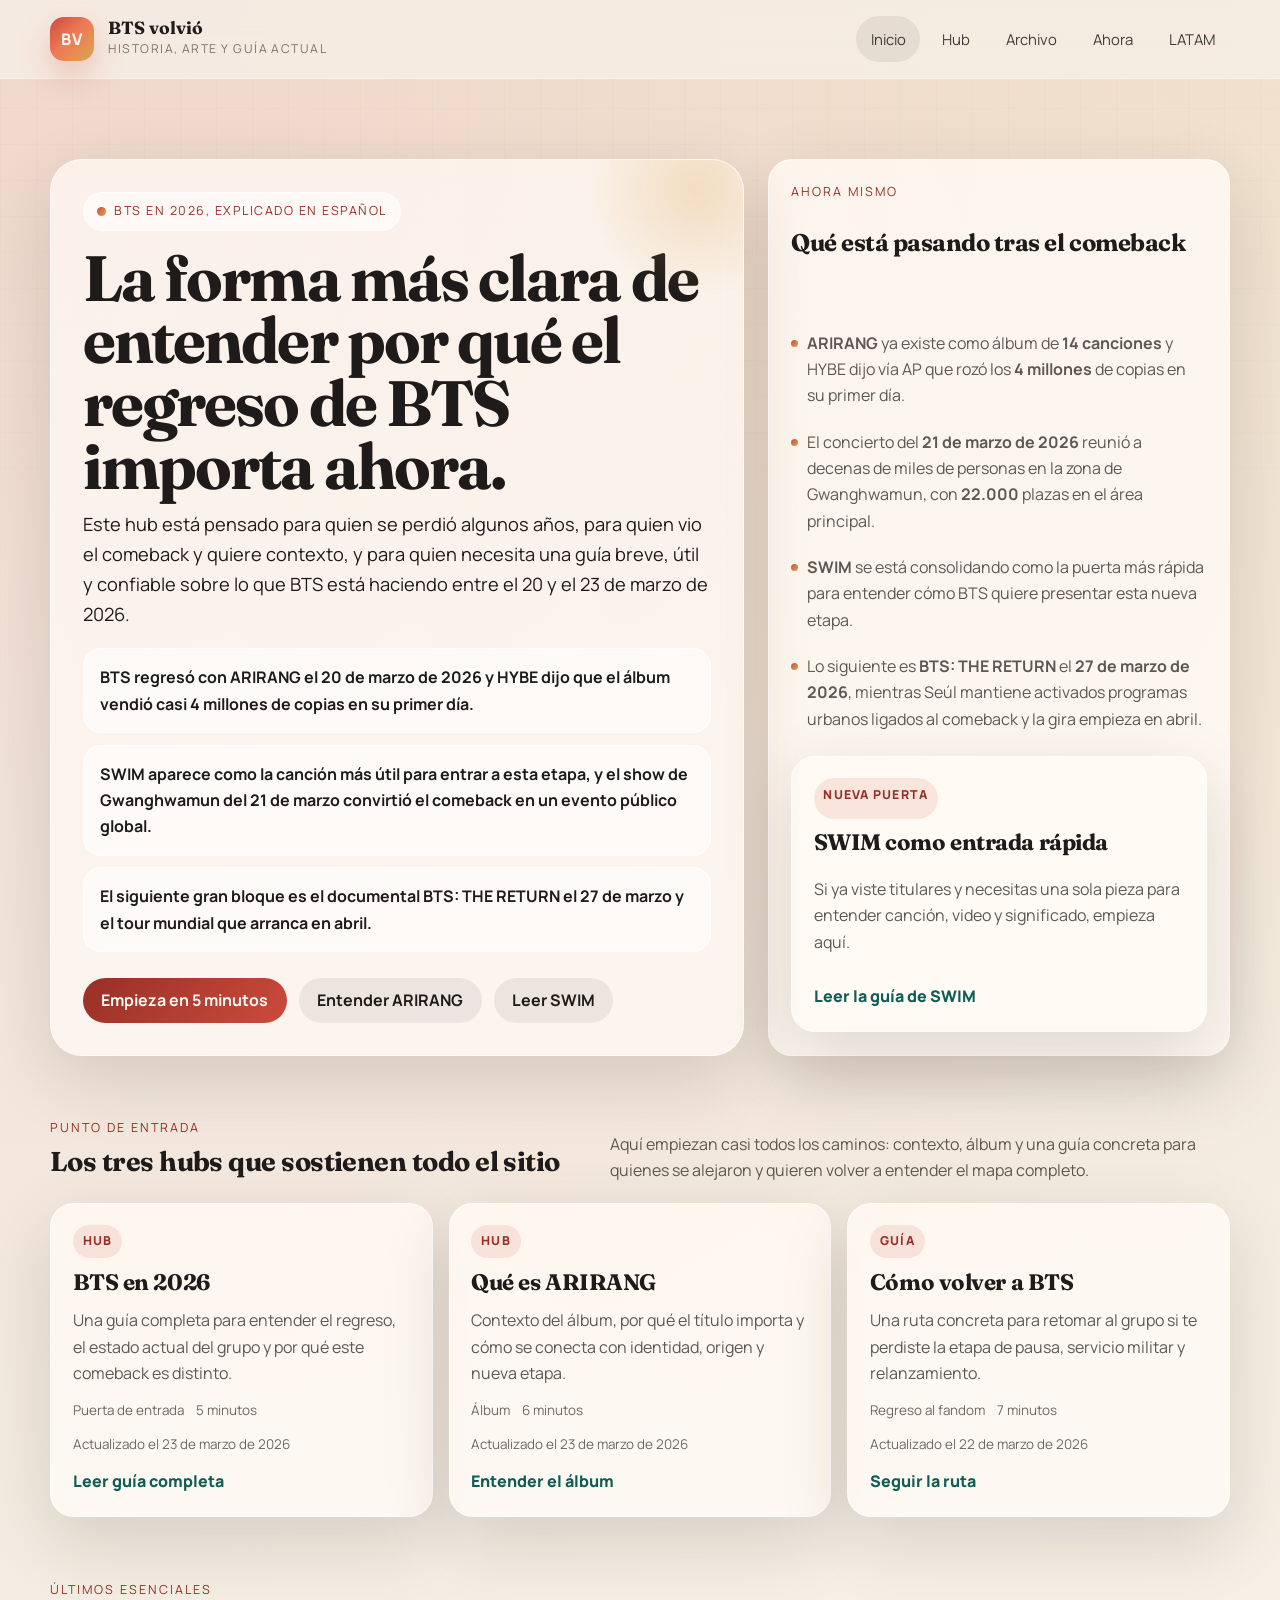
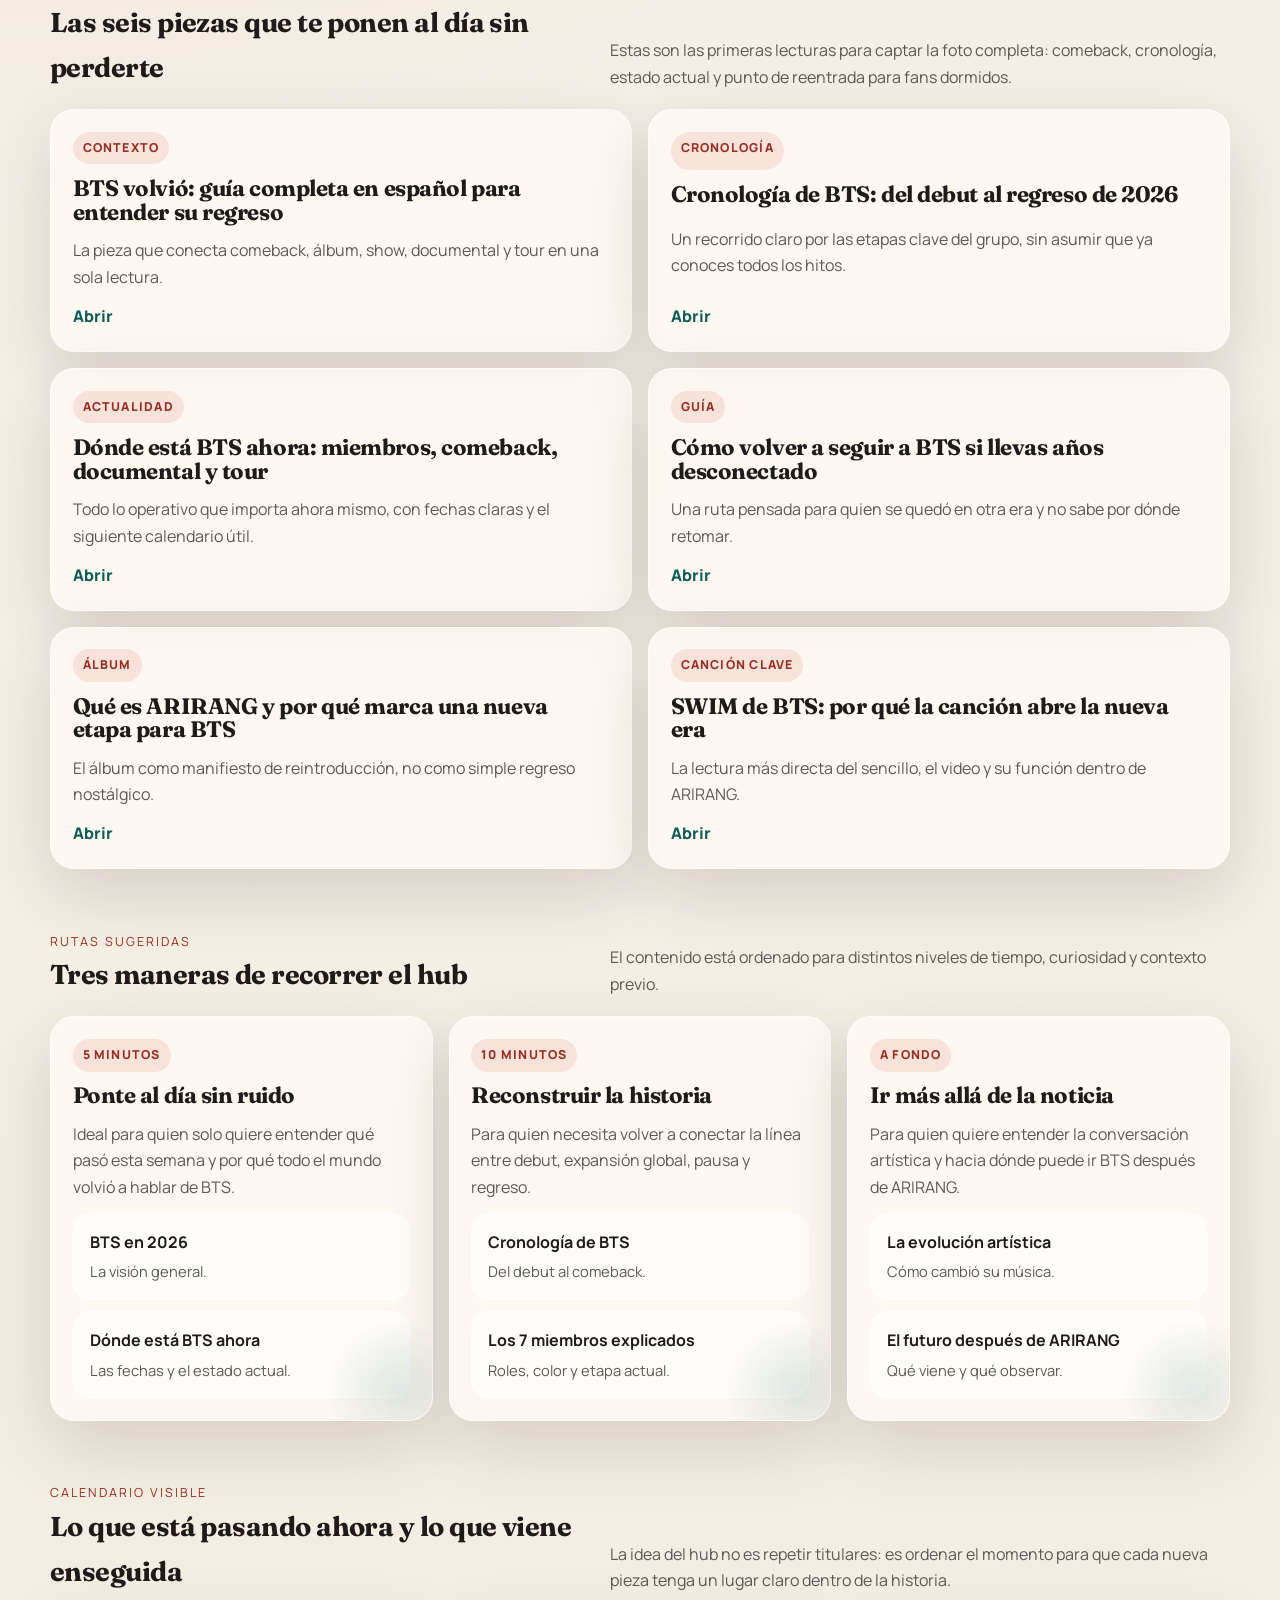
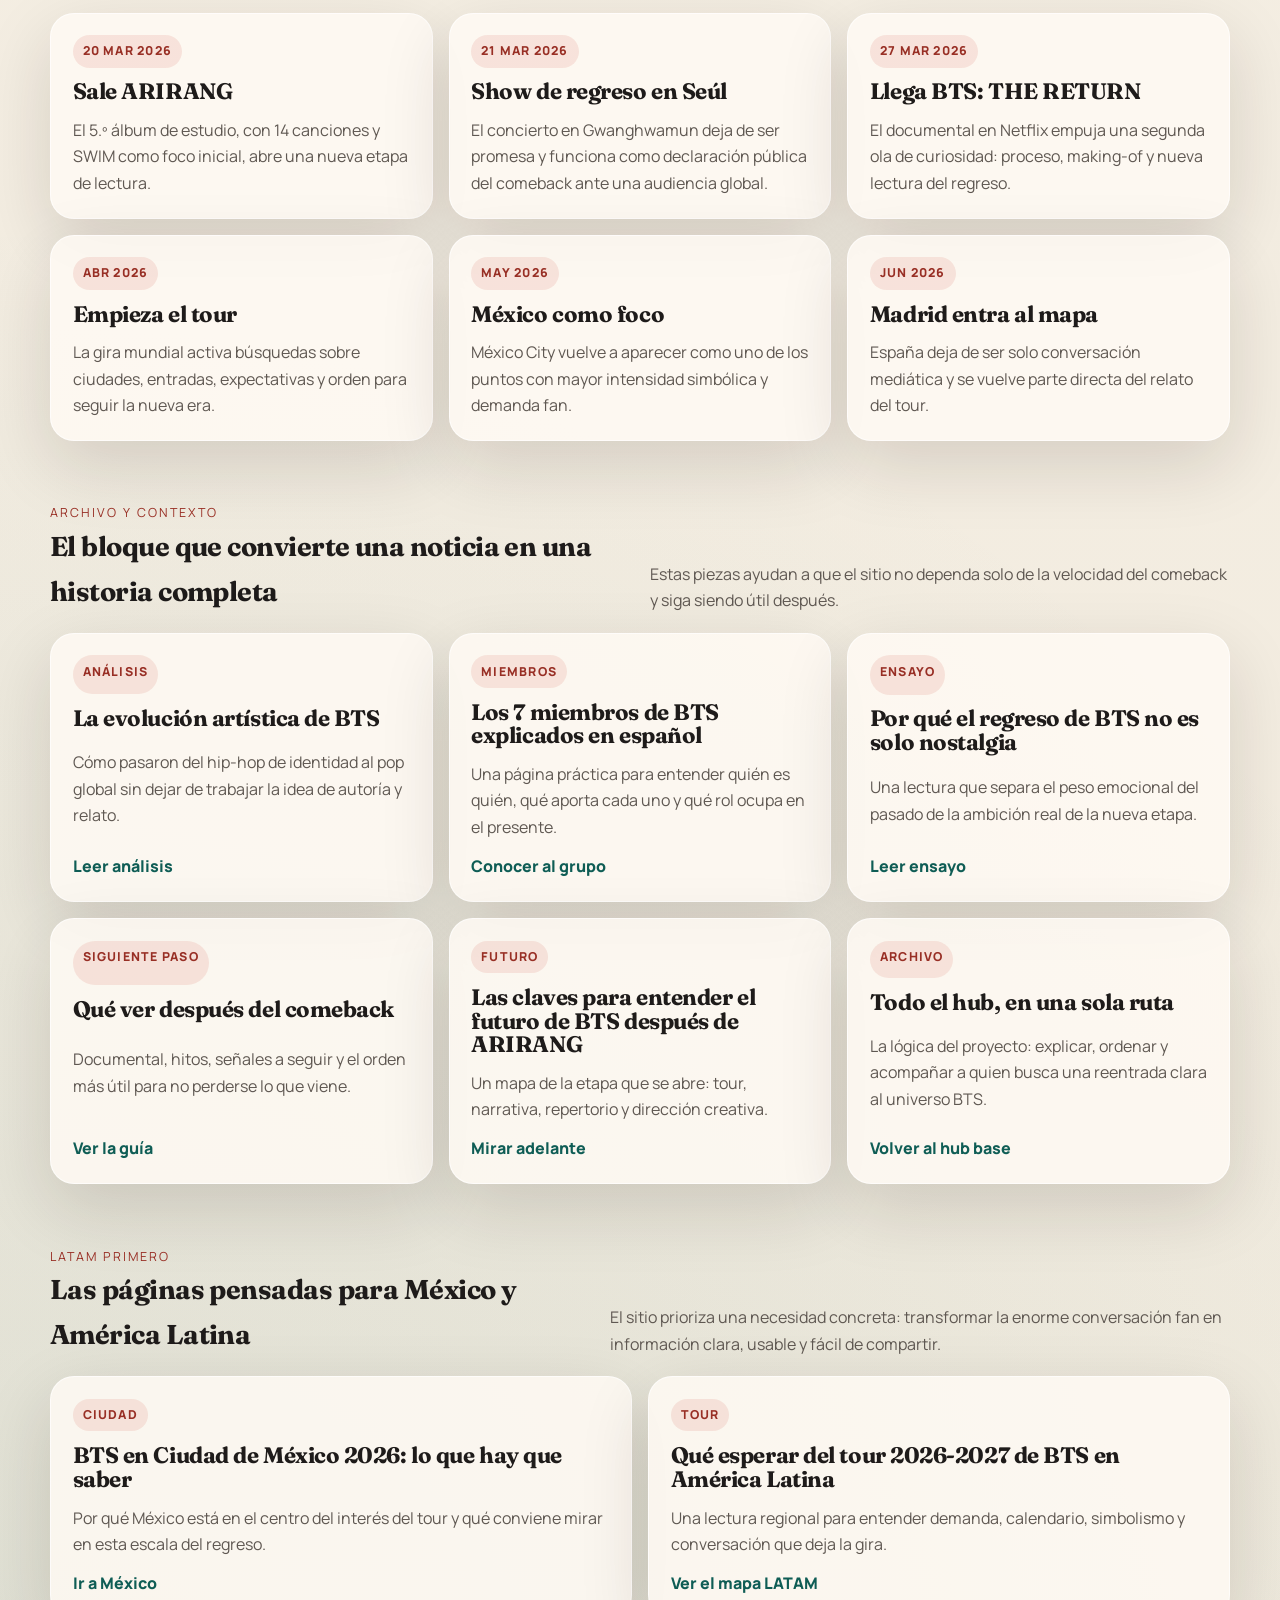
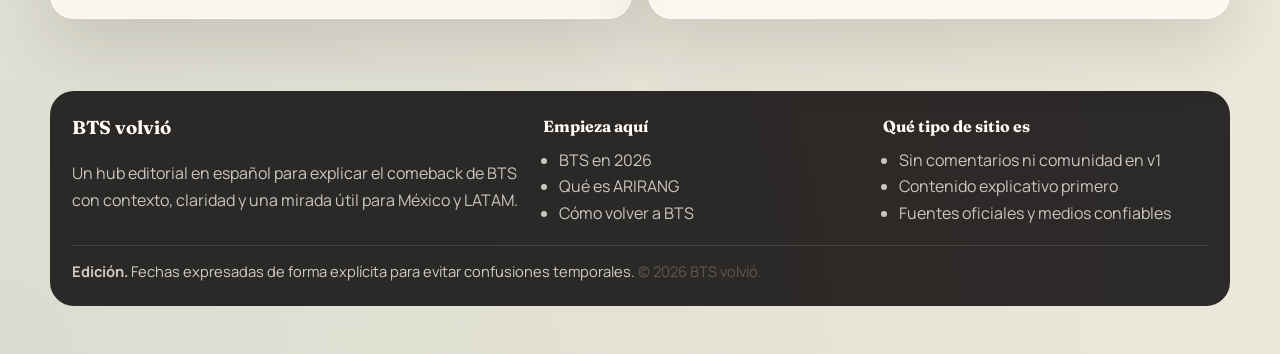
<file: index.html>
<!DOCTYPE html>
<html lang="es">
  <head>
    <meta charset="utf-8" />
    <meta name="viewport" content="width=device-width, initial-scale=1" />
    <title>BTS volvió | Historia, arte, contexto y guía actual en español</title>
    <meta
      name="description"
      content="Un hub en español para entender el regreso de BTS en 2026 después del lanzamiento: qué es ARIRANG, por qué SWIM importa, dónde está el grupo ahora y qué viene con el documental y el tour."
    />
    <meta name="author" content="BTS volvió" />
    <meta name="robots" content="index,follow,max-image-preview:large" />
    <meta name="theme-color" content="#cc4b3c" />
    <link rel="canonical" href="https://bts-volvio.example/" />
    <meta property="og:type" content="website" />
    <meta property="og:site_name" content="BTS volvió" />
    <meta property="og:locale" content="es_MX" />
    <meta property="og:title" content="BTS volvió | Historia, arte, contexto y guía actual en español" />
    <meta
      property="og:description"
      content="La forma más clara de ponerse al día con BTS: ARIRANG, SWIM, cronología, documental y tour."
    />
    <meta property="og:url" content="https://bts-volvio.example/" />
    <meta property="og:image" content="https://bts-volvio.example/assets/og/bts-volvio-cover.svg" />
    <meta property="og:image:alt" content="BTS volvió, hub editorial en español sobre el regreso de BTS." />
    <meta property="og:image:width" content="1200" />
    <meta property="og:image:height" content="630" />
    <meta name="twitter:card" content="summary_large_image" />
    <meta name="twitter:title" content="BTS volvió | Historia, arte, contexto y guía actual en español" />
    <meta
      name="twitter:description"
      content="La forma más clara de ponerse al día con BTS: ARIRANG, SWIM, cronología, documental y tour."
    />
    <meta name="twitter:image" content="https://bts-volvio.example/assets/og/bts-volvio-cover.svg" />
    <meta name="twitter:image:alt" content="BTS volvió, hub editorial en español sobre el regreso de BTS." />
    <link rel="icon" href="assets/icons/favicon.svg" type="image/svg+xml" />
    <link rel="manifest" href="site.webmanifest" />
    <link rel="preconnect" href="https://fonts.googleapis.com" />
    <link rel="preconnect" href="https://fonts.gstatic.com" crossorigin />
    <link
      href="https://fonts.googleapis.com/css2?family=Fraunces:opsz,wght@9..144,600;9..144,700&family=Manrope:wght@400;500;700;800&display=swap"
      rel="stylesheet"
    />
    <link rel="stylesheet" href="styles/site.css" />
    <script type="application/ld+json">
      {
        "@context": "https://schema.org",
        "@type": "CollectionPage",
        "name": "BTS volvió",
        "description": "Hub en español para entender el regreso de BTS en 2026.",
        "inLanguage": "es",
        "url": "https://bts-volvio.example/",
        "image": "https://bts-volvio.example/assets/og/bts-volvio-cover.svg",
        "dateModified": "2026-03-23",
        "about": {
          "@type": "MusicGroup",
          "name": "BTS"
        },
        "publisher": {
          "@type": "Organization",
          "name": "BTS volvió",
          "logo": {
            "@type": "ImageObject",
            "url": "https://bts-volvio.example/assets/icons/favicon.svg"
          }
        }
      }
    </script>
  </head>
  <body>
    <div class="page-shell">
      <header class="site-header" data-open="false">
        <div class="container site-header__inner">
          <div class="site-header__top">
            <a class="brand" href="index.html" aria-label="BTS volvió, inicio">
              <span class="brand__mark">BV</span>
              <span class="brand__text">
                <span class="brand__title">BTS volvió</span>
                <span class="brand__meta">Historia, arte y guía actual</span>
              </span>
            </a>
            <button class="nav-toggle" type="button" aria-expanded="false" aria-label="Abrir navegación">
              Menú
            </button>
          </div>
          <nav class="site-nav" aria-label="Principal">
            <a href="index.html" aria-current="page">Inicio</a>
            <a href="#hub">Hub</a>
            <a href="#archivo">Archivo</a>
            <a href="#ahora">Ahora</a>
            <a href="#latam">LATAM</a>
          </nav>
        </div>
      </header>

      <main>
        <section class="hero">
          <div class="container hero__grid">
            <div class="hero__copy">
              <span class="eyebrow">BTS en 2026, explicado en español</span>
              <h1 class="hero__headline">La forma más clara de entender por qué el regreso de BTS importa ahora.</h1>
              <p class="hero__lede">
                Este hub está pensado para quien se perdió algunos años, para quien vio el comeback y quiere contexto,
                y para quien necesita una guía breve, útil y confiable sobre lo que BTS está haciendo entre el
                20 y el 23 de marzo de 2026.
              </p>
              <div class="summary-rail" aria-label="Resumen en tres líneas">
                <div class="summary-line">BTS regresó con <strong>ARIRANG</strong> el 20 de marzo de 2026 y HYBE dijo que el álbum vendió casi <strong>4 millones</strong> de copias en su primer día.</div>
                <div class="summary-line">
                  <strong>SWIM</strong> aparece como la canción más útil para entrar a esta etapa, y el show de
                  Gwanghwamun del 21 de marzo convirtió el comeback en un evento público global.
                </div>
                <div class="summary-line">
                  El siguiente gran bloque es el documental <strong>BTS: THE RETURN</strong> el 27 de marzo y el tour
                  mundial que arranca en abril.
                </div>
              </div>
              <div class="hero__actions">
                <a class="btn btn--primary" href="pages/bts-en-2026.html">Empieza en 5 minutos</a>
                <a class="btn btn--ghost" href="pages/que-es-arirang.html">Entender ARIRANG</a>
                <a class="btn btn--ghost" href="pages/swim-bts-2026.html">Leer SWIM</a>
              </div>
            </div>

            <aside class="hero__panel glass-panel" aria-label="Ahora mismo">
              <div>
                <p class="kicker">Ahora mismo</p>
                <h2>Qué está pasando tras el comeback</h2>
              </div>
              <ul class="panel-list">
                <li><strong>ARIRANG</strong> ya existe como álbum de <strong>14 canciones</strong> y HYBE dijo vía AP que rozó los <strong>4 millones</strong> de copias en su primer día.</li>
                <li>El concierto del <strong>21 de marzo de 2026</strong> reunió a decenas de miles de personas en la zona de Gwanghwamun, con <strong>22.000</strong> plazas en el área principal.</li>
                <li><strong>SWIM</strong> se está consolidando como la puerta más rápida para entender cómo BTS quiere presentar esta nueva etapa.</li>
                <li>Lo siguiente es <strong>BTS: THE RETURN</strong> el <strong>27 de marzo de 2026</strong>, mientras Seúl mantiene activados programas urbanos ligados al comeback y la gira empieza en abril.</li>
              </ul>
              <div class="info-card">
                <span class="card-tag">Nueva puerta</span>
                <h3>SWIM como entrada rápida</h3>
                <p>Si ya viste titulares y necesitas una sola pieza para entender canción, video y significado, empieza aquí.</p>
                <a class="article-link" href="pages/swim-bts-2026.html">Leer la guía de SWIM</a>
              </div>
            </aside>
          </div>
        </section>

        <section class="section" id="hub">
          <div class="container">
            <div class="section-heading">
              <div>
                <p class="kicker">Punto de entrada</p>
                <h2 class="section-title">Los tres hubs que sostienen todo el sitio</h2>
              </div>
              <p>
                Aquí empiezan casi todos los caminos: contexto, álbum y una guía concreta para quienes se alejaron y
                quieren volver a entender el mapa completo.
              </p>
            </div>
            <div class="article-grid">
              <article class="article-card">
                <span class="card-tag">Hub</span>
                <h3>BTS en 2026</h3>
                <p>Una guía completa para entender el regreso, el estado actual del grupo y por qué este comeback es distinto.</p>
              <div class="meta-line">
                <span>Puerta de entrada</span>
                <span>5 minutos</span>
                <span>Actualizado el 23 de marzo de 2026</span>
              </div>
                <a class="article-link" href="pages/bts-en-2026.html">Leer guía completa</a>
              </article>
              <article class="article-card">
                <span class="card-tag">Hub</span>
                <h3>Qué es ARIRANG</h3>
                <p>Contexto del álbum, por qué el título importa y cómo se conecta con identidad, origen y nueva etapa.</p>
              <div class="meta-line">
                <span>Álbum</span>
                <span>6 minutos</span>
                <span>Actualizado el 23 de marzo de 2026</span>
              </div>
                <a class="article-link" href="pages/que-es-arirang.html">Entender el álbum</a>
              </article>
              <article class="article-card">
                <span class="card-tag">Guía</span>
                <h3>Cómo volver a BTS</h3>
                <p>Una ruta concreta para retomar al grupo si te perdiste la etapa de pausa, servicio militar y relanzamiento.</p>
              <div class="meta-line">
                <span>Regreso al fandom</span>
                <span>7 minutos</span>
                <span>Actualizado el 22 de marzo de 2026</span>
              </div>
                <a class="article-link" href="pages/guia-volver-a-bts.html">Seguir la ruta</a>
              </article>
            </div>
          </div>
        </section>

        <section class="section">
          <div class="container">
            <div class="section-heading">
              <div>
                <p class="kicker">Últimos esenciales</p>
                <h2 class="section-title">Las seis piezas que te ponen al día sin perderte</h2>
              </div>
              <p>
                Estas son las primeras lecturas para captar la foto completa: comeback, cronología, estado actual y
                punto de reentrada para fans dormidos.
              </p>
            </div>
            <div class="card-grid card-grid--two">
              <article class="article-card">
                <span class="card-tag">Contexto</span>
                <h3>BTS volvió: guía completa en español para entender su regreso</h3>
                <p>La pieza que conecta comeback, álbum, show, documental y tour en una sola lectura.</p>
                <a class="article-link" href="pages/bts-en-2026.html">Abrir</a>
              </article>
              <article class="article-card">
                <span class="card-tag">Cronología</span>
                <h3>Cronología de BTS: del debut al regreso de 2026</h3>
                <p>Un recorrido claro por las etapas clave del grupo, sin asumir que ya conoces todos los hitos.</p>
                <a class="article-link" href="pages/cronologia-bts.html">Abrir</a>
              </article>
              <article class="article-card">
                <span class="card-tag">Actualidad</span>
                <h3>Dónde está BTS ahora: miembros, comeback, documental y tour</h3>
                <p>Todo lo operativo que importa ahora mismo, con fechas claras y el siguiente calendario útil.</p>
                <a class="article-link" href="pages/donde-esta-bts-ahora.html">Abrir</a>
              </article>
              <article class="article-card">
                <span class="card-tag">Guía</span>
                <h3>Cómo volver a seguir a BTS si llevas años desconectado</h3>
                <p>Una ruta pensada para quien se quedó en otra era y no sabe por dónde retomar.</p>
                <a class="article-link" href="pages/guia-volver-a-bts.html">Abrir</a>
              </article>
              <article class="article-card">
                <span class="card-tag">Álbum</span>
                <h3>Qué es ARIRANG y por qué marca una nueva etapa para BTS</h3>
                <p>El álbum como manifiesto de reintroducción, no como simple regreso nostálgico.</p>
                <a class="article-link" href="pages/que-es-arirang.html">Abrir</a>
              </article>
              <article class="article-card">
                <span class="card-tag">Canción clave</span>
                <h3>SWIM de BTS: por qué la canción abre la nueva era</h3>
                <p>La lectura más directa del sencillo, el video y su función dentro de ARIRANG.</p>
                <a class="article-link" href="pages/swim-bts-2026.html">Abrir</a>
              </article>
            </div>
          </div>
        </section>

        <section class="section">
          <div class="container">
            <div class="section-heading">
              <div>
                <p class="kicker">Rutas sugeridas</p>
                <h2 class="section-title">Tres maneras de recorrer el hub</h2>
              </div>
              <p>El contenido está ordenado para distintos niveles de tiempo, curiosidad y contexto previo.</p>
            </div>
            <div class="route-grid">
              <article class="route-card">
                <span class="card-tag">5 minutos</span>
                <h3>Ponte al día sin ruido</h3>
                <p>Ideal para quien solo quiere entender qué pasó esta semana y por qué todo el mundo volvió a hablar de BTS.</p>
                <div class="link-stack">
                  <a class="link-card" href="pages/bts-en-2026.html">
                    <strong>BTS en 2026</strong>
                    <span>La visión general.</span>
                  </a>
                  <a class="link-card" href="pages/donde-esta-bts-ahora.html">
                    <strong>Dónde está BTS ahora</strong>
                    <span>Las fechas y el estado actual.</span>
                  </a>
                </div>
              </article>
              <article class="route-card">
                <span class="card-tag">10 minutos</span>
                <h3>Reconstruir la historia</h3>
                <p>Para quien necesita volver a conectar la línea entre debut, expansión global, pausa y regreso.</p>
                <div class="link-stack">
                  <a class="link-card" href="pages/cronologia-bts.html">
                    <strong>Cronología de BTS</strong>
                    <span>Del debut al comeback.</span>
                  </a>
                  <a class="link-card" href="pages/miembros-bts.html">
                    <strong>Los 7 miembros explicados</strong>
                    <span>Roles, color y etapa actual.</span>
                  </a>
                </div>
              </article>
              <article class="route-card">
                <span class="card-tag">A fondo</span>
                <h3>Ir más allá de la noticia</h3>
                <p>Para quien quiere entender la conversación artística y hacia dónde puede ir BTS después de ARIRANG.</p>
                <div class="link-stack">
                  <a class="link-card" href="pages/evolucion-artistica-bts.html">
                    <strong>La evolución artística</strong>
                    <span>Cómo cambió su música.</span>
                  </a>
                  <a class="link-card" href="pages/futuro-bts-despues-de-arirang.html">
                    <strong>El futuro después de ARIRANG</strong>
                    <span>Qué viene y qué observar.</span>
                  </a>
                </div>
              </article>
            </div>
          </div>
        </section>

        <section class="section" id="ahora">
          <div class="container">
            <div class="section-heading">
              <div>
                <p class="kicker">Calendario visible</p>
                <h2 class="section-title">Lo que está pasando ahora y lo que viene enseguida</h2>
              </div>
              <p>
                La idea del hub no es repetir titulares: es ordenar el momento para que cada nueva pieza tenga un lugar
                claro dentro de la historia.
              </p>
            </div>
            <div class="timeline-grid">
              <article class="timeline-card">
                <span class="card-tag">20 mar 2026</span>
                <h3>Sale ARIRANG</h3>
                <p>El 5.º álbum de estudio, con 14 canciones y SWIM como foco inicial, abre una nueva etapa de lectura.</p>
              </article>
              <article class="timeline-card">
                <span class="card-tag">21 mar 2026</span>
                <h3>Show de regreso en Seúl</h3>
                <p>El concierto en Gwanghwamun deja de ser promesa y funciona como declaración pública del comeback ante una audiencia global.</p>
              </article>
              <article class="timeline-card">
                <span class="card-tag">27 mar 2026</span>
                <h3>Llega BTS: THE RETURN</h3>
                <p>El documental en Netflix empuja una segunda ola de curiosidad: proceso, making-of y nueva lectura del regreso.</p>
              </article>
              <article class="timeline-card">
                <span class="card-tag">Abr 2026</span>
                <h3>Empieza el tour</h3>
                <p>La gira mundial activa búsquedas sobre ciudades, entradas, expectativas y orden para seguir la nueva era.</p>
              </article>
              <article class="timeline-card">
                <span class="card-tag">May 2026</span>
                <h3>México como foco</h3>
                <p>México City vuelve a aparecer como uno de los puntos con mayor intensidad simbólica y demanda fan.</p>
              </article>
              <article class="timeline-card">
                <span class="card-tag">Jun 2026</span>
                <h3>Madrid entra al mapa</h3>
                <p>España deja de ser solo conversación mediática y se vuelve parte directa del relato del tour.</p>
              </article>
            </div>
          </div>
        </section>

        <section class="section" id="archivo">
          <div class="container">
            <div class="section-heading">
              <div>
                <p class="kicker">Archivo y contexto</p>
                <h2 class="section-title">El bloque que convierte una noticia en una historia completa</h2>
              </div>
              <p>Estas piezas ayudan a que el sitio no dependa solo de la velocidad del comeback y siga siendo útil después.</p>
            </div>
            <div class="article-grid">
              <article class="article-card">
                <span class="card-tag">Análisis</span>
                <h3>La evolución artística de BTS</h3>
                <p>Cómo pasaron del hip-hop de identidad al pop global sin dejar de trabajar la idea de autoría y relato.</p>
                <a class="article-link" href="pages/evolucion-artistica-bts.html">Leer análisis</a>
              </article>
              <article class="article-card">
                <span class="card-tag">Miembros</span>
                <h3>Los 7 miembros de BTS explicados en español</h3>
                <p>Una página práctica para entender quién es quién, qué aporta cada uno y qué rol ocupa en el presente.</p>
                <a class="article-link" href="pages/miembros-bts.html">Conocer al grupo</a>
              </article>
              <article class="article-card">
                <span class="card-tag">Ensayo</span>
                <h3>Por qué el regreso de BTS no es solo nostalgia</h3>
                <p>Una lectura que separa el peso emocional del pasado de la ambición real de la nueva etapa.</p>
                <a class="article-link" href="pages/regreso-bts-no-es-solo-nostalgia.html">Leer ensayo</a>
              </article>
              <article class="article-card">
                <span class="card-tag">Siguiente paso</span>
                <h3>Qué ver después del comeback</h3>
                <p>Documental, hitos, señales a seguir y el orden más útil para no perderse lo que viene.</p>
                <a class="article-link" href="pages/que-ver-despues-del-comeback.html">Ver la guía</a>
              </article>
              <article class="article-card">
                <span class="card-tag">Futuro</span>
                <h3>Las claves para entender el futuro de BTS después de ARIRANG</h3>
                <p>Un mapa de la etapa que se abre: tour, narrativa, repertorio y dirección creativa.</p>
                <a class="article-link" href="pages/futuro-bts-despues-de-arirang.html">Mirar adelante</a>
              </article>
              <article class="article-card">
                <span class="card-tag">Archivo</span>
                <h3>Todo el hub, en una sola ruta</h3>
                <p>La lógica del proyecto: explicar, ordenar y acompañar a quien busca una reentrada clara al universo BTS.</p>
                <a class="article-link" href="pages/bts-en-2026.html">Volver al hub base</a>
              </article>
            </div>
          </div>
        </section>

        <section class="section" id="latam">
          <div class="container">
            <div class="section-heading">
              <div>
                <p class="kicker">LATAM primero</p>
                <h2 class="section-title">Las páginas pensadas para México y América Latina</h2>
              </div>
              <p>
                El sitio prioriza una necesidad concreta: transformar la enorme conversación fan en información clara,
                usable y fácil de compartir.
              </p>
            </div>
            <div class="card-grid card-grid--two">
              <article class="article-card">
                <span class="card-tag">Ciudad</span>
                <h3>BTS en Ciudad de México 2026: lo que hay que saber</h3>
                <p>Por qué México está en el centro del interés del tour y qué conviene mirar en esta escala del regreso.</p>
                <a class="article-link" href="pages/bts-ciudad-de-mexico-2026.html">Ir a México</a>
              </article>
              <article class="article-card">
                <span class="card-tag">Tour</span>
                <h3>Qué esperar del tour 2026-2027 de BTS en América Latina</h3>
                <p>Una lectura regional para entender demanda, calendario, simbolismo y conversación que deja la gira.</p>
                <a class="article-link" href="pages/tour-bts-america-latina-2026-2027.html">Ver el mapa LATAM</a>
              </article>
            </div>
          </div>
        </section>
      </main>

      <footer class="site-footer">
        <div class="container site-footer__wrap">
          <div class="site-footer__grid">
            <div>
              <h3>BTS volvió</h3>
              <p>
                Un hub editorial en español para explicar el comeback de BTS con contexto, claridad y una mirada útil
                para México y LATAM.
              </p>
            </div>
            <div>
              <h4>Empieza aquí</h4>
              <ul>
                <li><a href="pages/bts-en-2026.html">BTS en 2026</a></li>
                <li><a href="pages/que-es-arirang.html">Qué es ARIRANG</a></li>
                <li><a href="pages/guia-volver-a-bts.html">Cómo volver a BTS</a></li>
              </ul>
            </div>
            <div>
              <h4>Qué tipo de sitio es</h4>
              <ul>
                <li>Sin comentarios ni comunidad en v1</li>
                <li>Contenido explicativo primero</li>
                <li>Fuentes oficiales y medios confiables</li>
              </ul>
            </div>
          </div>
          <div class="footer-note">
            <strong>Edición.</strong> Fechas expresadas de forma explícita para evitar confusiones temporales.
            <span class="muted"> © <span data-current-year></span> BTS volvió.</span>
          </div>
        </div>
      </footer>
    </div>

    <script src="scripts/site.js"></script>
  </body>
</html>
</file>
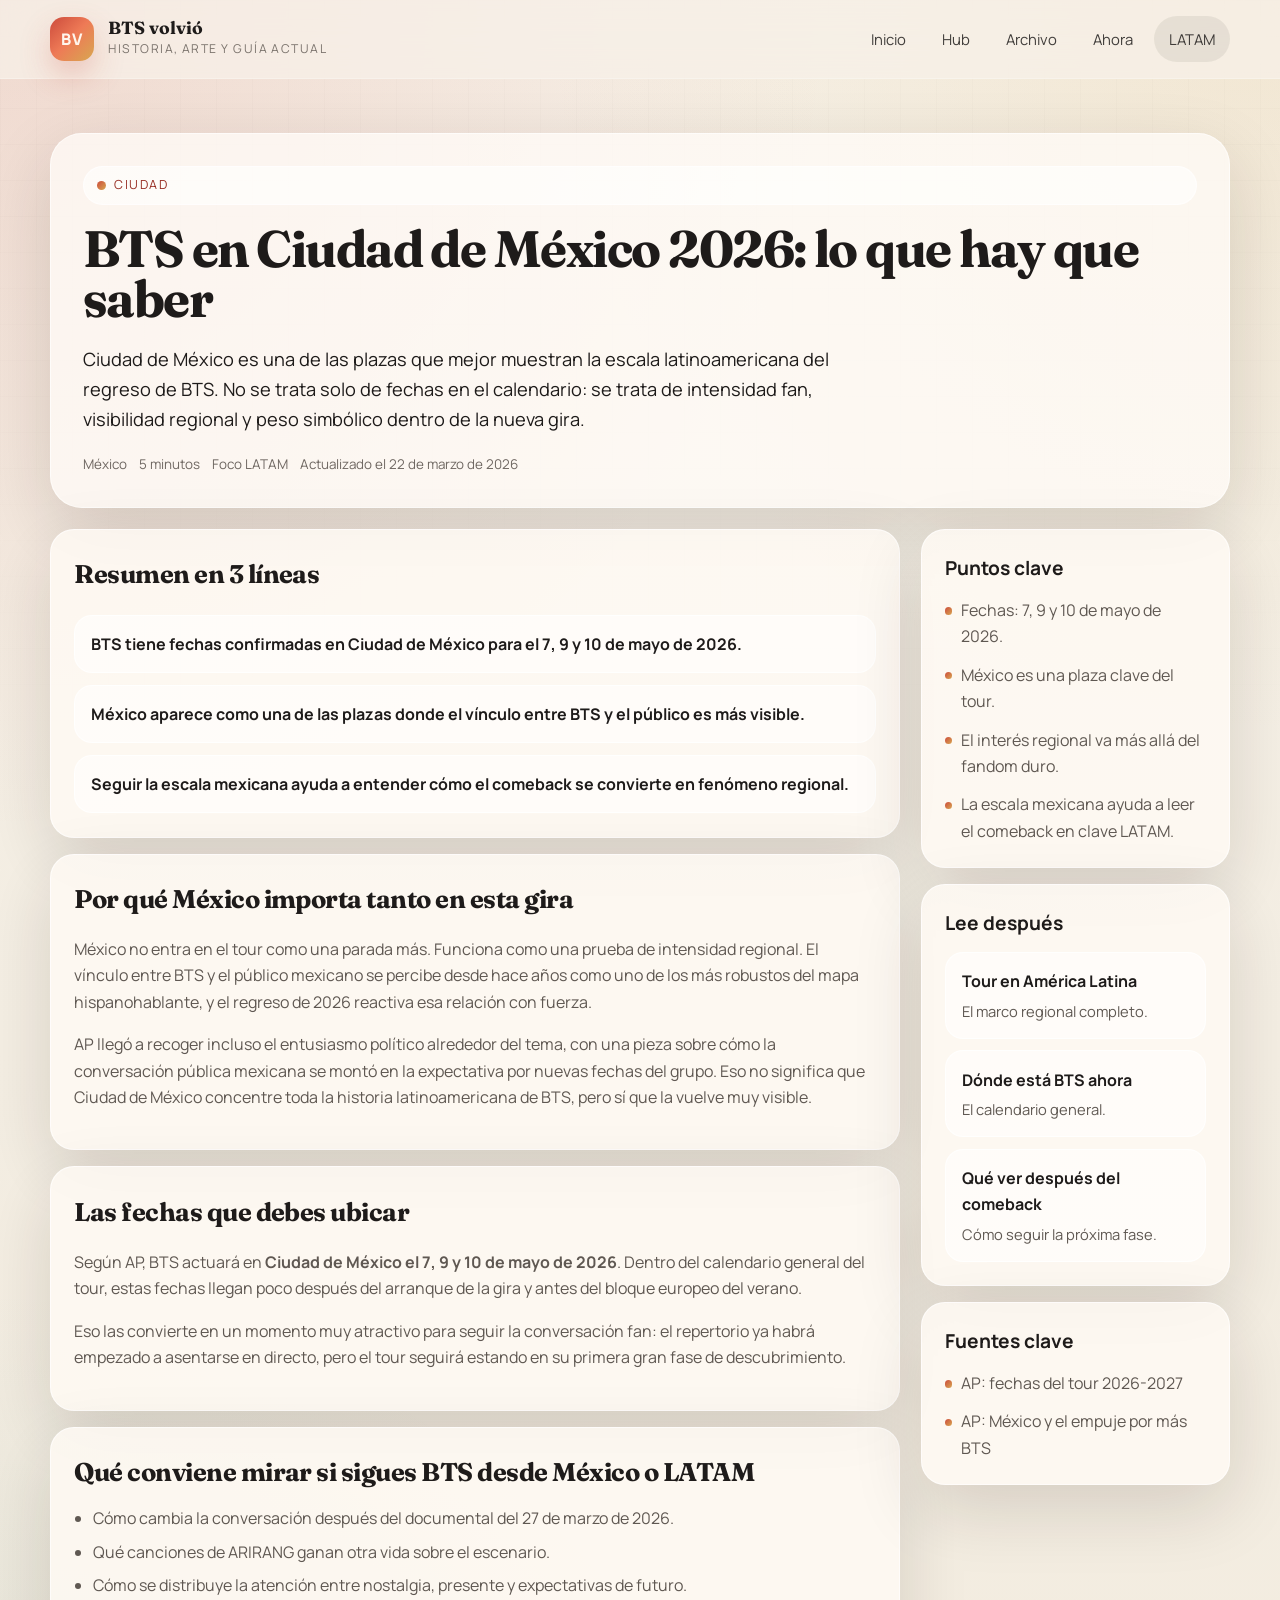
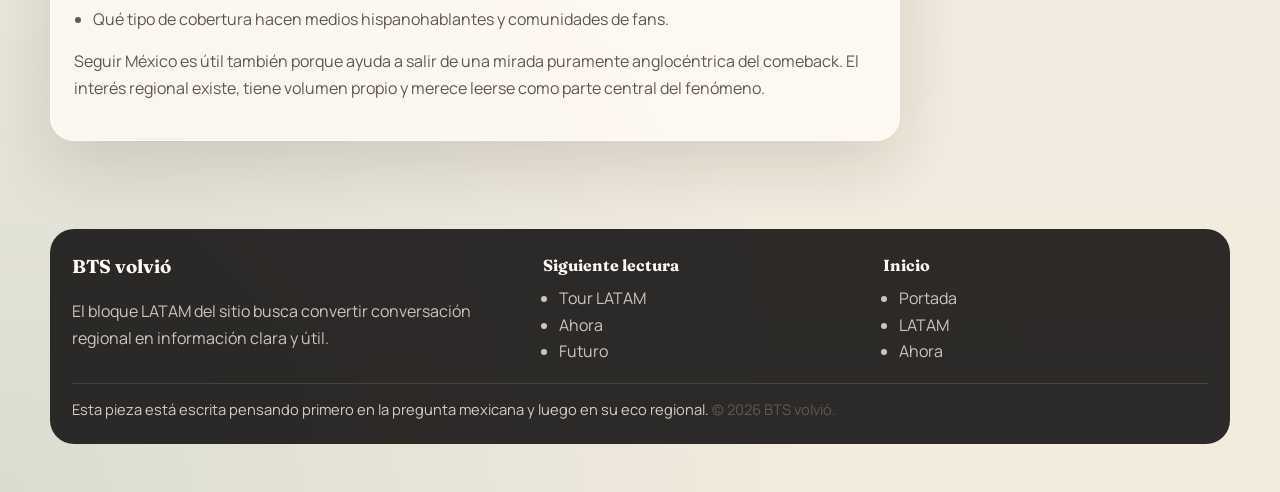
<file: pages/bts-ciudad-de-mexico-2026.html>
<!DOCTYPE html>
<html lang="es">
  <head>
    <meta charset="utf-8" />
    <meta name="viewport" content="width=device-width, initial-scale=1" />
    <title>BTS en Ciudad de México 2026: lo que hay que saber</title>
    <meta
      name="description"
      content="Guía en español sobre BTS en Ciudad de México en 2026: fechas, contexto, demanda fan y por qué México importa tanto en esta gira."
    />
    <meta name="author" content="BTS volvió" />
    <meta name="robots" content="index,follow,max-image-preview:large" />
    <meta name="theme-color" content="#cc4b3c" />
    <link rel="canonical" href="https://bts-volvio.example/pages/bts-ciudad-de-mexico-2026.html" />
    <meta property="og:type" content="article" />
    <meta property="og:site_name" content="BTS volvió" />
    <meta property="og:locale" content="es_MX" />
    <meta property="og:title" content="BTS en Ciudad de México 2026: lo que hay que saber" />
    <meta
      property="og:description"
      content="Por qué México ocupa un lugar central en la conversación del tour de BTS 2026."
    />
    <meta property="og:url" content="https://bts-volvio.example/pages/bts-ciudad-de-mexico-2026.html" />
    <meta property="og:image" content="https://bts-volvio.example/assets/og/bts-volvio-cover.svg" />
    <meta property="og:image:alt" content="BTS volvió, hub editorial en español sobre el regreso de BTS." />
    <meta property="og:image:width" content="1200" />
    <meta property="og:image:height" content="630" />
    <meta property="article:published_time" content="2026-03-22" />
    <meta property="article:modified_time" content="2026-03-22" />
    <meta name="twitter:card" content="summary_large_image" />
    <meta name="twitter:title" content="BTS en Ciudad de México 2026: lo que hay que saber" />
    <meta
      name="twitter:description"
      content="Por qué México ocupa un lugar central en la conversación del tour de BTS 2026."
    />
    <meta name="twitter:image" content="https://bts-volvio.example/assets/og/bts-volvio-cover.svg" />
    <meta name="twitter:image:alt" content="BTS volvió, hub editorial en español sobre el regreso de BTS." />
    <link rel="icon" href="../assets/icons/favicon.svg" type="image/svg+xml" />
    <link rel="manifest" href="../site.webmanifest" />
    <link rel="preconnect" href="https://fonts.googleapis.com" />
    <link rel="preconnect" href="https://fonts.gstatic.com" crossorigin />
    <link
      href="https://fonts.googleapis.com/css2?family=Fraunces:opsz,wght@9..144,600;9..144,700&family=Manrope:wght@400;500;700;800&display=swap"
      rel="stylesheet"
    />
    <link rel="stylesheet" href="../styles/site.css" />
    <script type="application/ld+json">
      {
        "@context": "https://schema.org",
        "@type": "Article",
        "headline": "BTS en Ciudad de México 2026: lo que hay que saber",
        "description": "Guía en español sobre BTS en Ciudad de México en 2026: fechas, contexto, demanda fan y por qué México importa tanto en esta gira.",
        "inLanguage": "es",
        "datePublished": "2026-03-22",
        "dateModified": "2026-03-22",
        "image": "https://bts-volvio.example/assets/og/bts-volvio-cover.svg",
        "author": {
          "@type": "Organization",
          "name": "BTS volvió"
        },
        "publisher": {
          "@type": "Organization",
          "name": "BTS volvió",
          "logo": {
            "@type": "ImageObject",
            "url": "https://bts-volvio.example/assets/icons/favicon.svg"
          }
        },
        "mainEntityOfPage": {
          "@type": "WebPage",
          "@id": "https://bts-volvio.example/pages/bts-ciudad-de-mexico-2026.html"
        }
      }
    </script>
  </head>
  <body>
    <div class="page-shell">
      <header class="site-header" data-open="false">
        <div class="container site-header__inner">
          <div class="site-header__top">
            <a class="brand" href="../index.html" aria-label="BTS volvió, inicio">
              <span class="brand__mark">BV</span>
              <span class="brand__text">
                <span class="brand__title">BTS volvió</span>
                <span class="brand__meta">Historia, arte y guía actual</span>
              </span>
            </a>
            <button class="nav-toggle" type="button" aria-expanded="false" aria-label="Abrir navegación">
              Menú
            </button>
          </div>
          <nav class="site-nav" aria-label="Principal">
            <a href="../index.html">Inicio</a>
            <a href="../index.html#hub">Hub</a>
            <a href="../index.html#archivo">Archivo</a>
            <a href="../index.html#ahora">Ahora</a>
            <a href="../index.html#latam" aria-current="page">LATAM</a>
          </nav>
        </div>
      </header>

      <main class="article-shell">
        <section class="page-hero">
          <div class="container page-hero__wrap">
            <span class="eyebrow">Ciudad</span>
            <h1 class="page-title">BTS en Ciudad de México 2026: lo que hay que saber</h1>
            <p class="page-subtitle">
              Ciudad de México es una de las plazas que mejor muestran la escala latinoamericana del regreso de BTS. No
              se trata solo de fechas en el calendario: se trata de intensidad fan, visibilidad regional y peso simbólico
              dentro de la nueva gira.
            </p>
            <div class="meta-line">
              <span>México</span>
              <span>5 minutos</span>
              <span>Foco LATAM</span>
              <span>Actualizado el 22 de marzo de 2026</span>
            </div>
          </div>
        </section>

        <div class="container article-layout">
          <div class="article-main">
            <section class="article-section">
              <h2>Resumen en 3 líneas</h2>
              <div class="summary-rail">
                <div class="summary-line">BTS tiene fechas confirmadas en Ciudad de México para el 7, 9 y 10 de mayo de 2026.</div>
                <div class="summary-line">México aparece como una de las plazas donde el vínculo entre BTS y el público es más visible.</div>
                <div class="summary-line">Seguir la escala mexicana ayuda a entender cómo el comeback se convierte en fenómeno regional.</div>
              </div>
            </section>

            <section class="article-section">
              <h2>Por qué México importa tanto en esta gira</h2>
              <p>
                México no entra en el tour como una parada más. Funciona como una prueba de intensidad regional. El
                vínculo entre BTS y el público mexicano se percibe desde hace años como uno de los más robustos del mapa
                hispanohablante, y el regreso de 2026 reactiva esa relación con fuerza.
              </p>
              <p>
                AP llegó a recoger incluso el entusiasmo político alrededor del tema, con una pieza sobre cómo la
                conversación pública mexicana se montó en la expectativa por nuevas fechas del grupo. Eso no significa
                que Ciudad de México concentre toda la historia latinoamericana de BTS, pero sí que la vuelve muy visible.
              </p>
            </section>

            <section class="article-section">
              <h2>Las fechas que debes ubicar</h2>
              <p>
                Según AP, BTS actuará en <strong>Ciudad de México el 7, 9 y 10 de mayo de 2026</strong>. Dentro del
                calendario general del tour, estas fechas llegan poco después del arranque de la gira y antes del bloque
                europeo del verano.
              </p>
              <p>
                Eso las convierte en un momento muy atractivo para seguir la conversación fan: el repertorio ya habrá
                empezado a asentarse en directo, pero el tour seguirá estando en su primera gran fase de descubrimiento.
              </p>
            </section>

            <section class="article-section">
              <h2>Qué conviene mirar si sigues BTS desde México o LATAM</h2>
              <ul>
                <li>Cómo cambia la conversación después del documental del 27 de marzo de 2026.</li>
                <li>Qué canciones de ARIRANG ganan otra vida sobre el escenario.</li>
                <li>Cómo se distribuye la atención entre nostalgia, presente y expectativas de futuro.</li>
                <li>Qué tipo de cobertura hacen medios hispanohablantes y comunidades de fans.</li>
              </ul>
              <p>
                Seguir México es útil también porque ayuda a salir de una mirada puramente anglocéntrica del comeback.
                El interés regional existe, tiene volumen propio y merece leerse como parte central del fenómeno.
              </p>
            </section>
          </div>

          <aside class="article-aside">
            <section class="aside-panel">
              <h3>Puntos clave</h3>
              <ul class="key-points">
                <li>Fechas: 7, 9 y 10 de mayo de 2026.</li>
                <li>México es una plaza clave del tour.</li>
                <li>El interés regional va más allá del fandom duro.</li>
                <li>La escala mexicana ayuda a leer el comeback en clave LATAM.</li>
              </ul>
            </section>

            <section class="aside-panel">
              <h3>Lee después</h3>
              <div class="link-stack">
                <a class="link-card" href="tour-bts-america-latina-2026-2027.html">
                  <strong>Tour en América Latina</strong>
                  <span>El marco regional completo.</span>
                </a>
                <a class="link-card" href="donde-esta-bts-ahora.html">
                  <strong>Dónde está BTS ahora</strong>
                  <span>El calendario general.</span>
                </a>
                <a class="link-card" href="que-ver-despues-del-comeback.html">
                  <strong>Qué ver después del comeback</strong>
                  <span>Cómo seguir la próxima fase.</span>
                </a>
              </div>
            </section>

            <section class="aside-panel">
              <h3>Fuentes clave</h3>
              <ul class="source-list">
                <li><a href="https://apnews.com/article/bts-world-tour-kpop-2026-2027-01db0e428723c0febc514373969333bd">AP: fechas del tour 2026-2027</a></li>
                <li><a href="https://apnews.com/article/1907d0dd6fd6e55dff074812ede2920a">AP: México y el empuje por más BTS</a></li>
              </ul>
            </section>
          </aside>
        </div>
      </main>

      <footer class="site-footer">
        <div class="container site-footer__wrap">
          <div class="site-footer__grid">
            <div>
              <h3>BTS volvió</h3>
              <p>El bloque LATAM del sitio busca convertir conversación regional en información clara y útil.</p>
            </div>
            <div>
              <h4>Siguiente lectura</h4>
              <ul>
                <li><a href="tour-bts-america-latina-2026-2027.html">Tour LATAM</a></li>
                <li><a href="donde-esta-bts-ahora.html">Ahora</a></li>
                <li><a href="futuro-bts-despues-de-arirang.html">Futuro</a></li>
              </ul>
            </div>
            <div>
              <h4>Inicio</h4>
              <ul>
                <li><a href="../index.html">Portada</a></li>
                <li><a href="../index.html#latam">LATAM</a></li>
                <li><a href="../index.html#ahora">Ahora</a></li>
              </ul>
            </div>
          </div>
          <div class="footer-note">
            Esta pieza está escrita pensando primero en la pregunta mexicana y luego en su eco regional.
            <span class="muted"> © <span data-current-year></span> BTS volvió.</span>
          </div>
        </div>
      </footer>
    </div>

    <script src="../scripts/site.js"></script>
  </body>
</html>
</file>
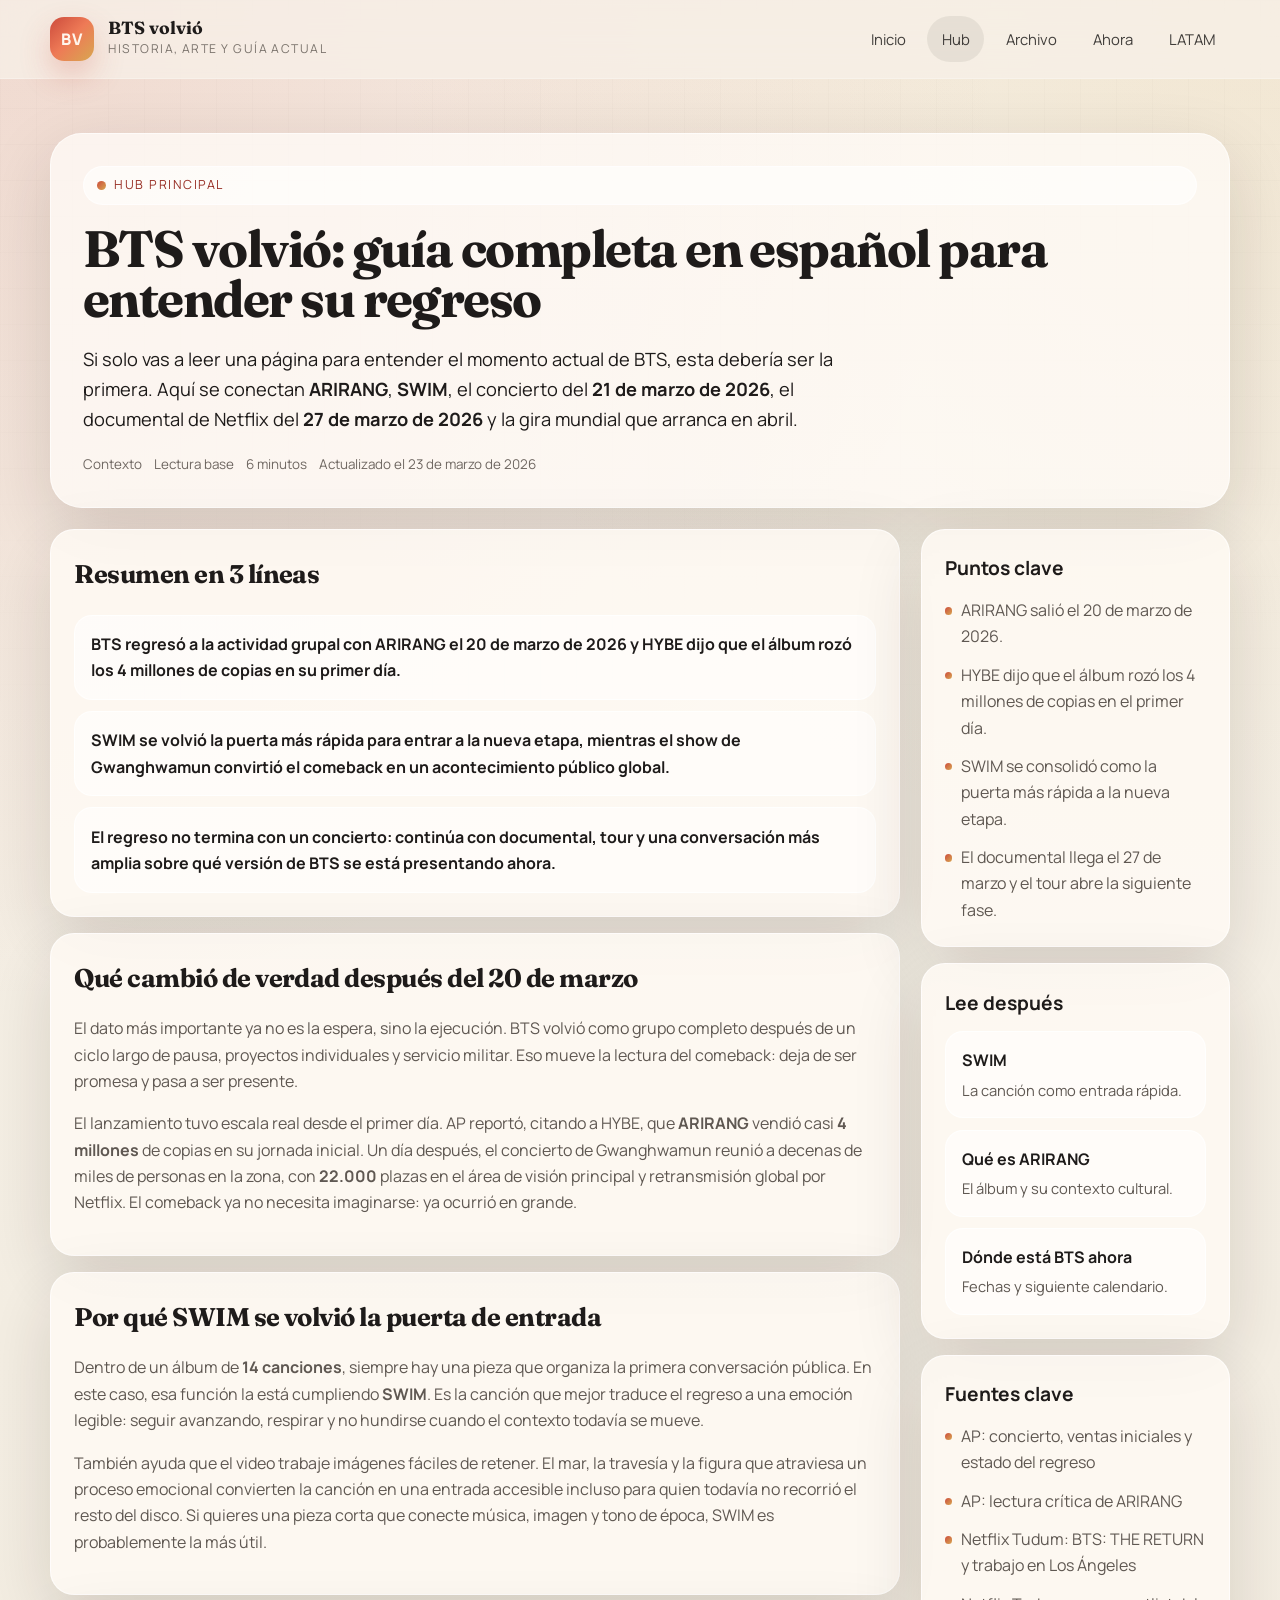
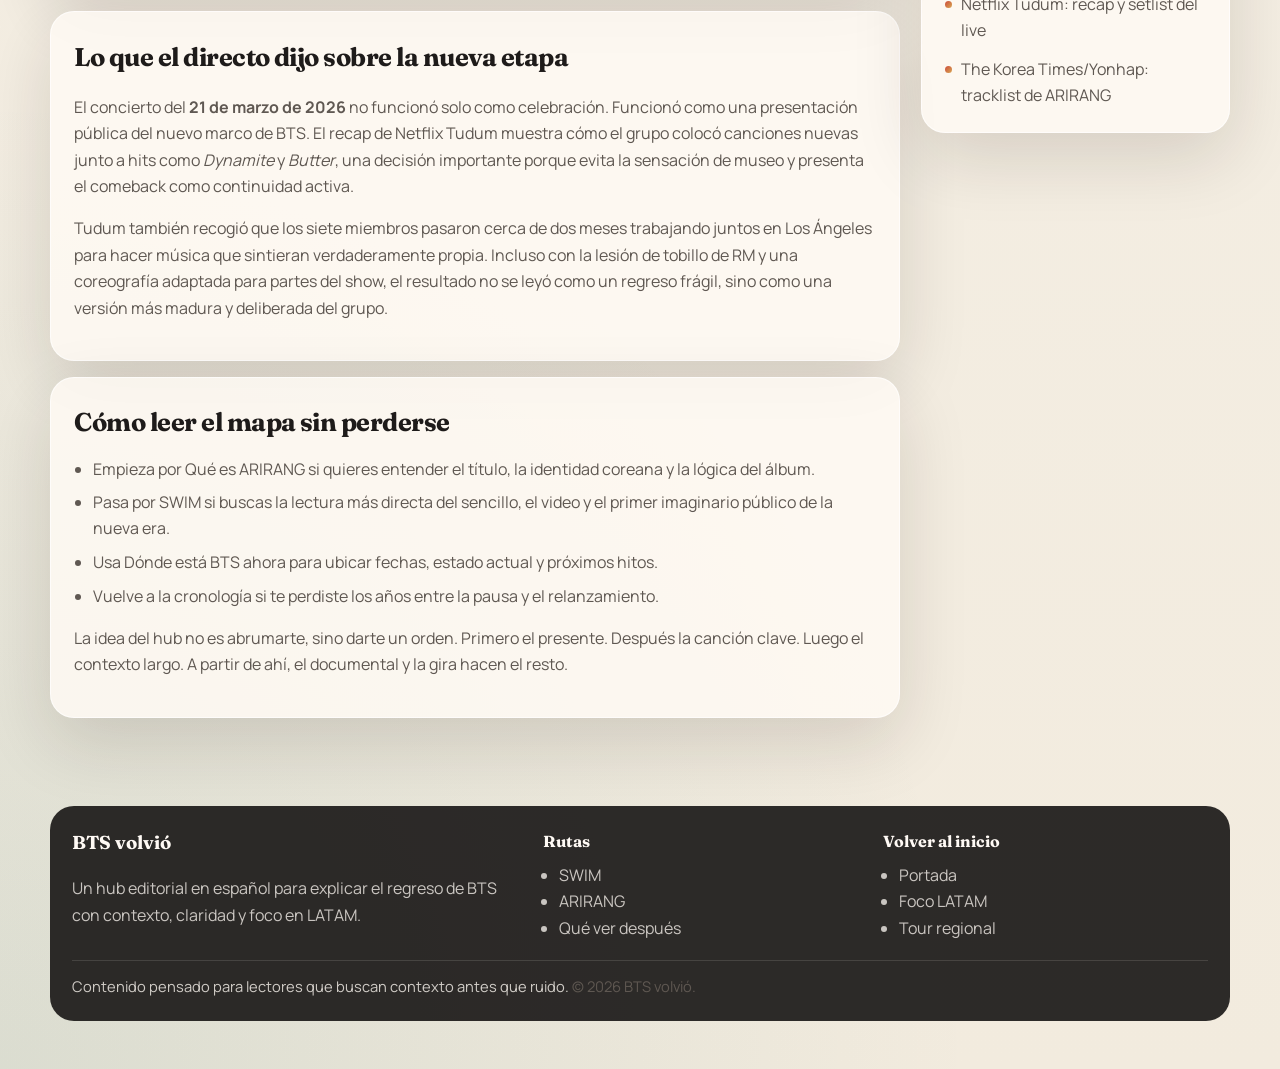
<file: pages/bts-en-2026.html>
<!DOCTYPE html>
<html lang="es">
  <head>
    <meta charset="utf-8" />
    <meta name="viewport" content="width=device-width, initial-scale=1" />
    <title>BTS volvió: guía completa en español para entender su regreso</title>
    <meta
      name="description"
      content="La guía base para entender el regreso de BTS en 2026 después del lanzamiento: ARIRANG, SWIM, el show de Gwanghwamun, el documental de Netflix y el arranque del tour mundial."
    />
    <meta name="author" content="BTS volvió" />
    <meta name="robots" content="index,follow,max-image-preview:large" />
    <meta name="theme-color" content="#cc4b3c" />
    <link rel="canonical" href="https://bts-volvio.example/pages/bts-en-2026.html" />
    <meta property="og:type" content="article" />
    <meta property="og:site_name" content="BTS volvió" />
    <meta property="og:locale" content="es_MX" />
    <meta property="og:title" content="BTS volvió: guía completa en español para entender su regreso" />
    <meta
      property="og:description"
      content="Una visión general del comeback de BTS ya en modo lanzamiento: álbum, SWIM, show, documental y tour."
    />
    <meta property="og:url" content="https://bts-volvio.example/pages/bts-en-2026.html" />
    <meta property="og:image" content="https://bts-volvio.example/assets/og/bts-volvio-cover.svg" />
    <meta property="og:image:alt" content="BTS volvió, hub editorial en español sobre el regreso de BTS." />
    <meta property="og:image:width" content="1200" />
    <meta property="og:image:height" content="630" />
    <meta property="article:published_time" content="2026-03-22" />
    <meta property="article:modified_time" content="2026-03-23" />
    <meta name="twitter:card" content="summary_large_image" />
    <meta name="twitter:title" content="BTS volvió: guía completa en español para entender su regreso" />
    <meta
      name="twitter:description"
      content="Una visión general del comeback de BTS ya en modo lanzamiento: álbum, SWIM, show, documental y tour."
    />
    <meta name="twitter:image" content="https://bts-volvio.example/assets/og/bts-volvio-cover.svg" />
    <meta name="twitter:image:alt" content="BTS volvió, hub editorial en español sobre el regreso de BTS." />
    <link rel="icon" href="../assets/icons/favicon.svg" type="image/svg+xml" />
    <link rel="manifest" href="../site.webmanifest" />
    <link rel="preconnect" href="https://fonts.googleapis.com" />
    <link rel="preconnect" href="https://fonts.gstatic.com" crossorigin />
    <link
      href="https://fonts.googleapis.com/css2?family=Fraunces:opsz,wght@9..144,600;9..144,700&family=Manrope:wght@400;500;700;800&display=swap"
      rel="stylesheet"
    />
    <link rel="stylesheet" href="../styles/site.css" />
    <script type="application/ld+json">
      {
        "@context": "https://schema.org",
        "@type": "Article",
        "headline": "BTS volvió: guía completa en español para entender su regreso",
        "description": "La guía base para entender el regreso de BTS en 2026 después del lanzamiento: ARIRANG, SWIM, el show de Gwanghwamun, el documental de Netflix y el arranque del tour mundial.",
        "inLanguage": "es",
        "datePublished": "2026-03-22",
        "dateModified": "2026-03-23",
        "image": "https://bts-volvio.example/assets/og/bts-volvio-cover.svg",
        "author": {
          "@type": "Organization",
          "name": "BTS volvió"
        },
        "publisher": {
          "@type": "Organization",
          "name": "BTS volvió",
          "logo": {
            "@type": "ImageObject",
            "url": "https://bts-volvio.example/assets/icons/favicon.svg"
          }
        },
        "mainEntityOfPage": {
          "@type": "WebPage",
          "@id": "https://bts-volvio.example/pages/bts-en-2026.html"
        }
      }
    </script>
  </head>
  <body>
    <div class="page-shell">
      <header class="site-header" data-open="false">
        <div class="container site-header__inner">
          <div class="site-header__top">
            <a class="brand" href="../index.html" aria-label="BTS volvió, inicio">
              <span class="brand__mark">BV</span>
              <span class="brand__text">
                <span class="brand__title">BTS volvió</span>
                <span class="brand__meta">Historia, arte y guía actual</span>
              </span>
            </a>
            <button class="nav-toggle" type="button" aria-expanded="false" aria-label="Abrir navegación">
              Menú
            </button>
          </div>
          <nav class="site-nav" aria-label="Principal">
            <a href="../index.html">Inicio</a>
            <a href="../index.html#hub" aria-current="page">Hub</a>
            <a href="../index.html#archivo">Archivo</a>
            <a href="../index.html#ahora">Ahora</a>
            <a href="../index.html#latam">LATAM</a>
          </nav>
        </div>
      </header>

      <main class="article-shell">
        <section class="page-hero">
          <div class="container page-hero__wrap">
            <span class="eyebrow">Hub principal</span>
            <h1 class="page-title">BTS volvió: guía completa en español para entender su regreso</h1>
            <p class="page-subtitle">
              Si solo vas a leer una página para entender el momento actual de BTS, esta debería ser la primera. Aquí se
              conectan <strong>ARIRANG</strong>, <strong>SWIM</strong>, el concierto del <strong>21 de marzo de 2026</strong>,
              el documental de Netflix del <strong>27 de marzo de 2026</strong> y la gira mundial que arranca en abril.
            </p>
            <div class="meta-line">
              <span>Contexto</span>
              <span>Lectura base</span>
              <span>6 minutos</span>
              <span>Actualizado el 23 de marzo de 2026</span>
            </div>
          </div>
        </section>

        <div class="container article-layout">
          <div class="article-main">
            <section class="article-section">
              <h2>Resumen en 3 líneas</h2>
              <div class="summary-rail">
                <div class="summary-line">BTS regresó a la actividad grupal con <strong>ARIRANG</strong> el 20 de marzo de 2026 y HYBE dijo que el álbum rozó los <strong>4 millones</strong> de copias en su primer día.</div>
                <div class="summary-line"><strong>SWIM</strong> se volvió la puerta más rápida para entrar a la nueva etapa, mientras el show de Gwanghwamun convirtió el comeback en un acontecimiento público global.</div>
                <div class="summary-line">El regreso no termina con un concierto: continúa con documental, tour y una conversación más amplia sobre qué versión de BTS se está presentando ahora.</div>
              </div>
            </section>

            <section class="article-section">
              <h2>Qué cambió de verdad después del 20 de marzo</h2>
              <p>
                El dato más importante ya no es la espera, sino la ejecución. BTS volvió como grupo completo después de
                un ciclo largo de pausa, proyectos individuales y servicio militar. Eso mueve la lectura del comeback:
                deja de ser promesa y pasa a ser presente.
              </p>
              <p>
                El lanzamiento tuvo escala real desde el primer día. AP reportó, citando a HYBE, que
                <strong>ARIRANG</strong> vendió casi <strong>4 millones</strong> de copias en su jornada inicial. Un día
                después, el concierto de Gwanghwamun reunió a decenas de miles de personas en la zona, con
                <strong>22.000</strong> plazas en el área de visión principal y retransmisión global por Netflix. El
                comeback ya no necesita imaginarse: ya ocurrió en grande.
              </p>
            </section>

            <section class="article-section">
              <h2>Por qué SWIM se volvió la puerta de entrada</h2>
              <p>
                Dentro de un álbum de <strong>14 canciones</strong>, siempre hay una pieza que organiza la primera
                conversación pública. En este caso, esa función la está cumpliendo <strong>SWIM</strong>. Es la canción
                que mejor traduce el regreso a una emoción legible: seguir avanzando, respirar y no hundirse cuando el
                contexto todavía se mueve.
              </p>
              <p>
                También ayuda que el video trabaje imágenes fáciles de retener. El mar, la travesía y la figura que
                atraviesa un proceso emocional convierten la canción en una entrada accesible incluso para quien todavía
                no recorrió el resto del disco. Si quieres una pieza corta que conecte música, imagen y tono de época,
                <a href="swim-bts-2026.html">SWIM</a> es probablemente la más útil.
              </p>
            </section>

            <section class="article-section">
              <h2>Lo que el directo dijo sobre la nueva etapa</h2>
              <p>
                El concierto del <strong>21 de marzo de 2026</strong> no funcionó solo como celebración. Funcionó como
                una presentación pública del nuevo marco de BTS. El recap de Netflix Tudum muestra cómo el grupo colocó
                canciones nuevas junto a hits como <em>Dynamite</em> y <em>Butter</em>, una decisión importante porque
                evita la sensación de museo y presenta el comeback como continuidad activa.
              </p>
              <p>
                Tudum también recogió que los siete miembros pasaron cerca de dos meses trabajando juntos en Los Ángeles
                para hacer música que sintieran verdaderamente propia. Incluso con la lesión de tobillo de RM y una
                coreografía adaptada para partes del show, el resultado no se leyó como un regreso frágil, sino como una
                versión más madura y deliberada del grupo.
              </p>
            </section>

            <section class="article-section">
              <h2>Cómo leer el mapa sin perderse</h2>
              <ul>
                <li>Empieza por <a href="que-es-arirang.html">Qué es ARIRANG</a> si quieres entender el título, la identidad coreana y la lógica del álbum.</li>
                <li>Pasa por <a href="swim-bts-2026.html">SWIM</a> si buscas la lectura más directa del sencillo, el video y el primer imaginario público de la nueva era.</li>
                <li>Usa <a href="donde-esta-bts-ahora.html">Dónde está BTS ahora</a> para ubicar fechas, estado actual y próximos hitos.</li>
                <li>Vuelve a <a href="cronologia-bts.html">la cronología</a> si te perdiste los años entre la pausa y el relanzamiento.</li>
              </ul>
              <p>
                La idea del hub no es abrumarte, sino darte un orden. Primero el presente. Después la canción clave.
                Luego el contexto largo. A partir de ahí, el documental y la gira hacen el resto.
              </p>
            </section>
          </div>

          <aside class="article-aside">
            <section class="aside-panel">
              <h3>Puntos clave</h3>
              <ul class="key-points">
                <li>ARIRANG salió el 20 de marzo de 2026.</li>
                <li>HYBE dijo que el álbum rozó los 4 millones de copias en el primer día.</li>
                <li>SWIM se consolidó como la puerta más rápida a la nueva etapa.</li>
                <li>El documental llega el 27 de marzo y el tour abre la siguiente fase.</li>
              </ul>
            </section>

            <section class="aside-panel">
              <h3>Lee después</h3>
              <div class="link-stack">
                <a class="link-card" href="swim-bts-2026.html">
                  <strong>SWIM</strong>
                  <span>La canción como entrada rápida.</span>
                </a>
                <a class="link-card" href="que-es-arirang.html">
                  <strong>Qué es ARIRANG</strong>
                  <span>El álbum y su contexto cultural.</span>
                </a>
                <a class="link-card" href="donde-esta-bts-ahora.html">
                  <strong>Dónde está BTS ahora</strong>
                  <span>Fechas y siguiente calendario.</span>
                </a>
              </div>
            </section>

            <section class="aside-panel">
              <h3>Fuentes clave</h3>
              <ul class="source-list">
                <li><a href="https://apnews.com/article/bts-kpop-concert-south-korea-9fb788ea4a1916681d09710a3c696dec">AP: concierto, ventas iniciales y estado del regreso</a></li>
                <li><a href="https://apnews.com/article/bts-arirang-review-kpop-4ad4bcd4ade73c51db78e033c4e60c7c">AP: lectura crítica de ARIRANG</a></li>
                <li><a href="https://www.netflix.com/tudum/articles/bts-the-return-documentary-trailer">Netflix Tudum: BTS: THE RETURN y trabajo en Los Ángeles</a></li>
                <li><a href="https://www.netflix.com/tudum/features/bts-comeback-live-arirang-recap-highlights">Netflix Tudum: recap y setlist del live</a></li>
                <li><a href="https://www.koreatimes.co.kr/entertainment/k-pop/20260304/bts-unveils-14-song-track-list-for-comeback-album-arirang">The Korea Times/Yonhap: tracklist de ARIRANG</a></li>
              </ul>
            </section>
          </aside>
        </div>
      </main>

      <footer class="site-footer">
        <div class="container site-footer__wrap">
          <div class="site-footer__grid">
            <div>
              <h3>BTS volvió</h3>
              <p>Un hub editorial en español para explicar el regreso de BTS con contexto, claridad y foco en LATAM.</p>
            </div>
            <div>
              <h4>Rutas</h4>
              <ul>
                <li><a href="swim-bts-2026.html">SWIM</a></li>
                <li><a href="que-es-arirang.html">ARIRANG</a></li>
                <li><a href="que-ver-despues-del-comeback.html">Qué ver después</a></li>
              </ul>
            </div>
            <div>
              <h4>Volver al inicio</h4>
              <ul>
                <li><a href="../index.html">Portada</a></li>
                <li><a href="../index.html#latam">Foco LATAM</a></li>
                <li><a href="tour-bts-america-latina-2026-2027.html">Tour regional</a></li>
              </ul>
            </div>
          </div>
          <div class="footer-note">
            Contenido pensado para lectores que buscan contexto antes que ruido.
            <span class="muted"> © <span data-current-year></span> BTS volvió.</span>
          </div>
        </div>
      </footer>
    </div>

    <script src="../scripts/site.js"></script>
  </body>
</html>
</file>
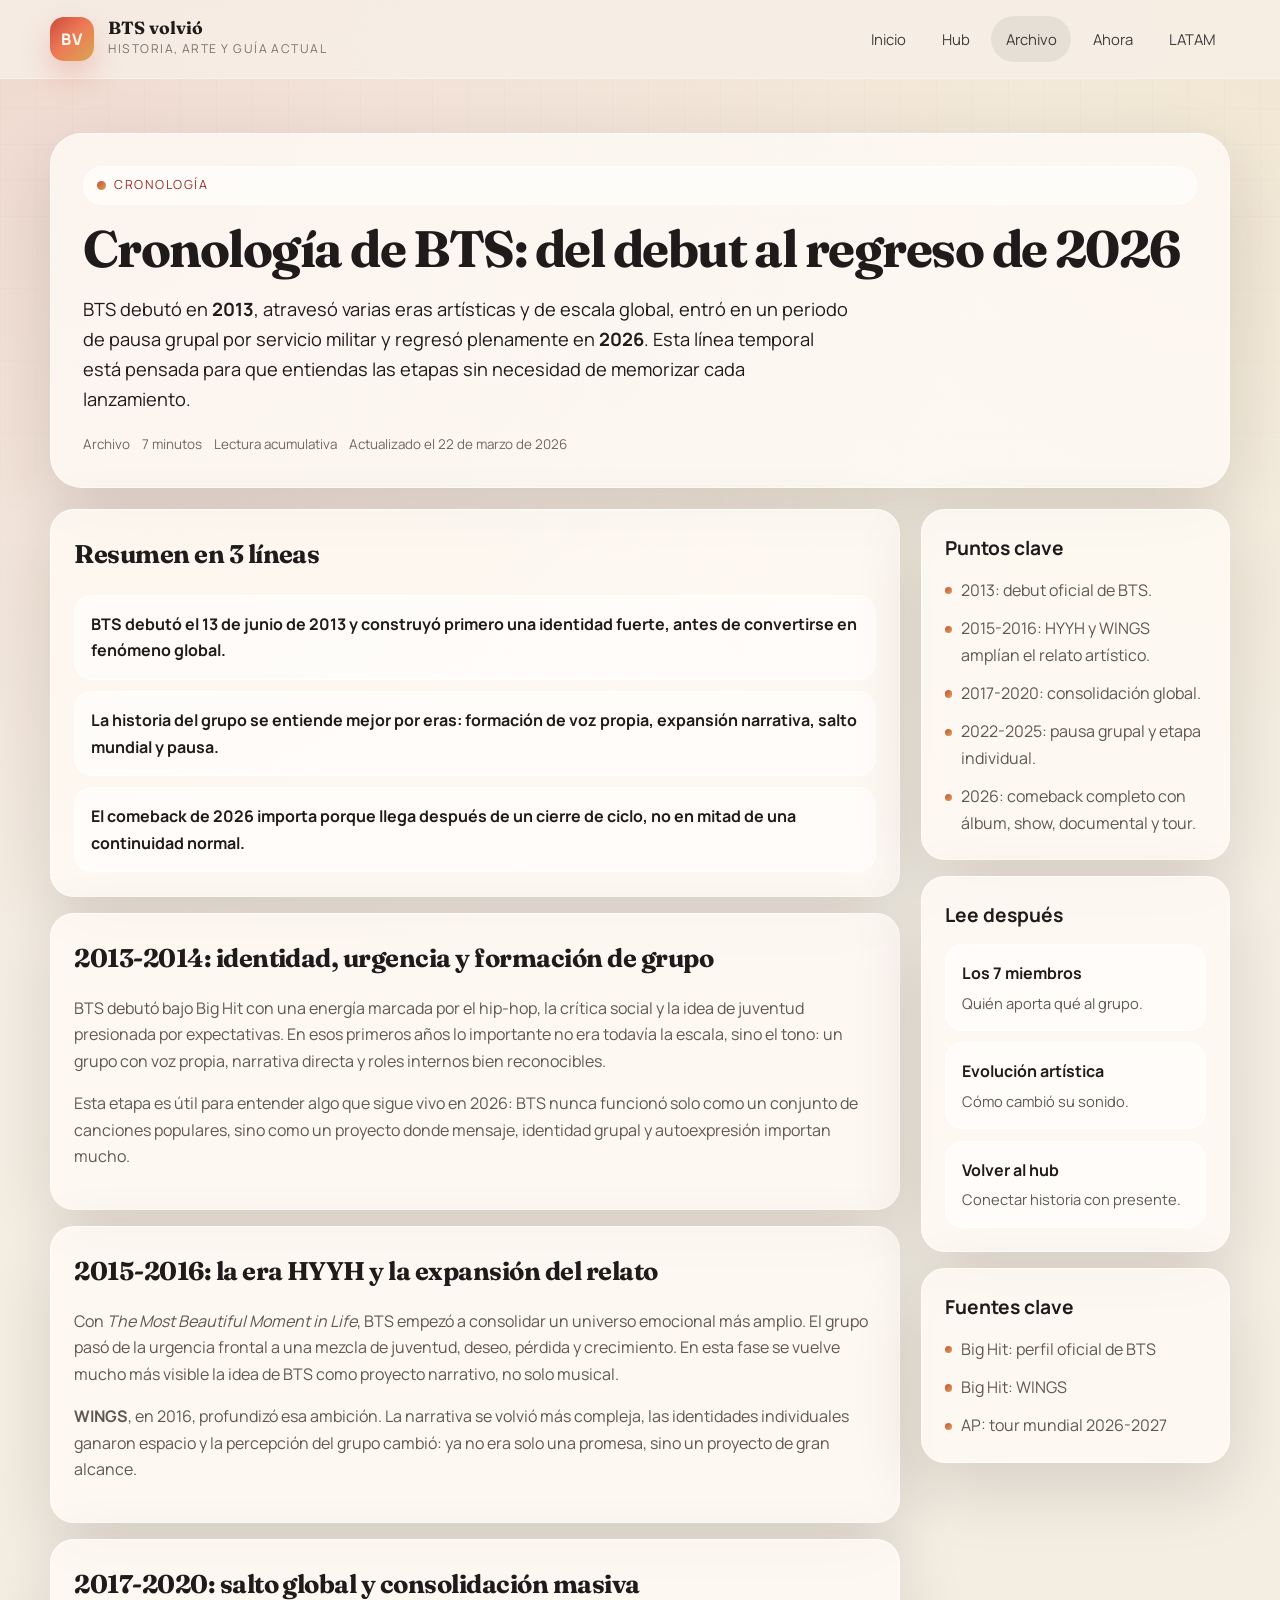
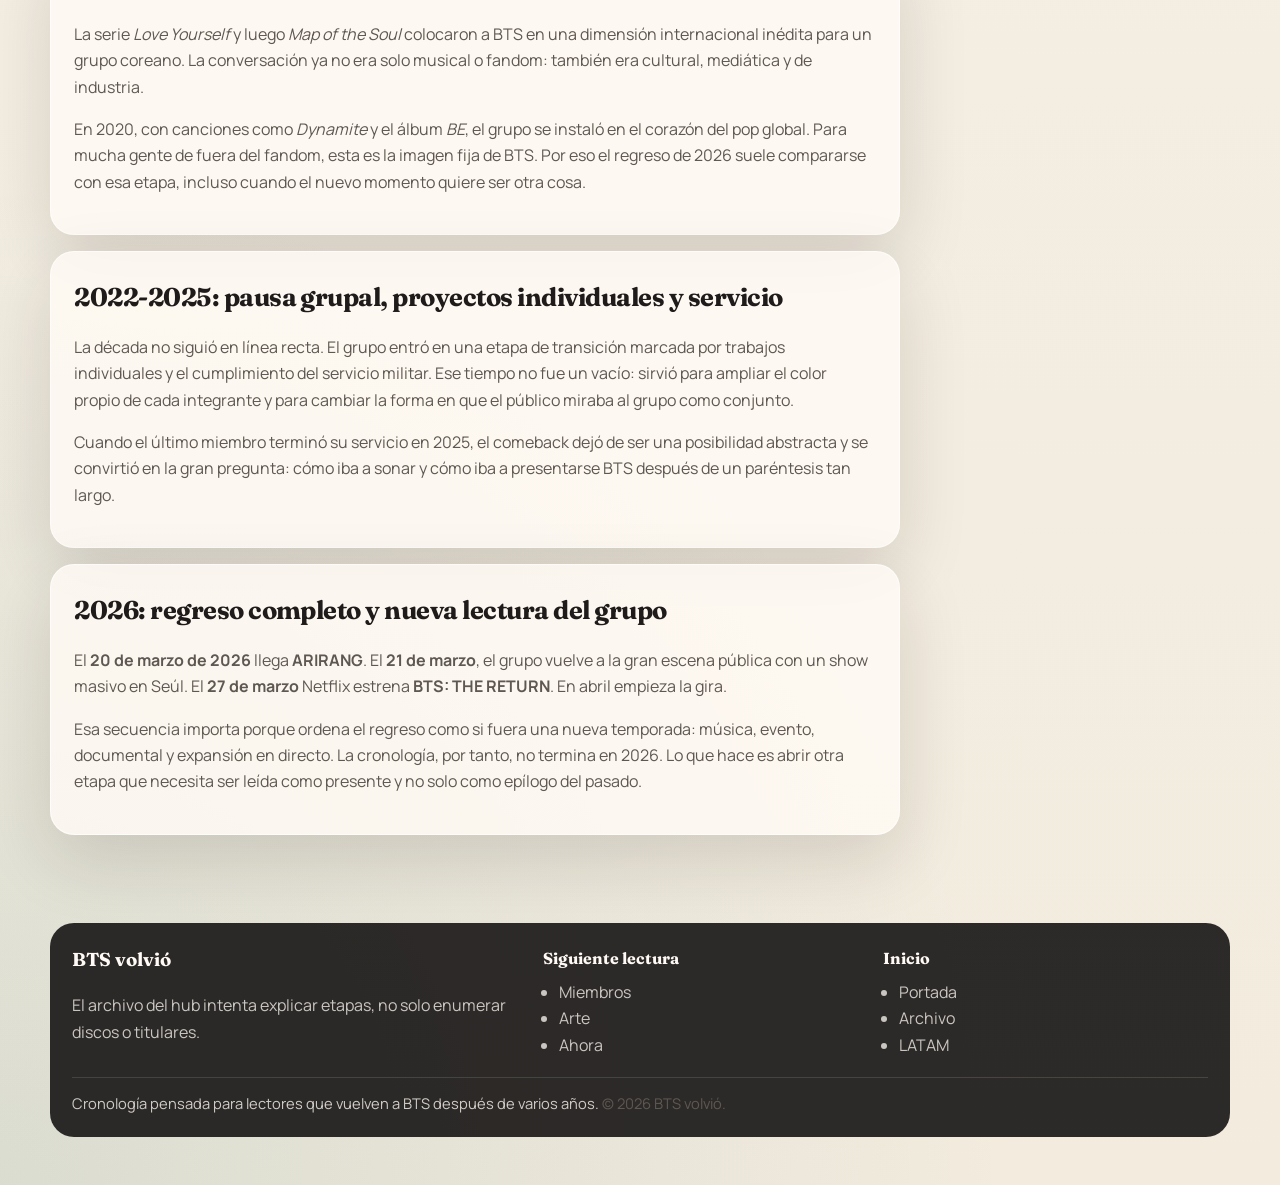
<file: pages/cronologia-bts.html>
<!DOCTYPE html>
<html lang="es">
  <head>
    <meta charset="utf-8" />
    <meta name="viewport" content="width=device-width, initial-scale=1" />
    <title>Cronología de BTS: del debut al regreso de 2026</title>
    <meta
      name="description"
      content="Una cronología clara de BTS en español: debut, eras clave, expansión global, pausa, servicio militar y regreso en 2026."
    />
    <meta name="author" content="BTS volvió" />
    <meta name="robots" content="index,follow,max-image-preview:large" />
    <meta name="theme-color" content="#cc4b3c" />
    <link rel="canonical" href="https://bts-volvio.example/pages/cronologia-bts.html" />
    <meta property="og:type" content="article" />
    <meta property="og:site_name" content="BTS volvió" />
    <meta property="og:locale" content="es_MX" />
    <meta property="og:title" content="Cronología de BTS: del debut al regreso de 2026" />
    <meta
      property="og:description"
      content="La línea esencial para entender cómo llegó BTS al comeback de 2026."
    />
    <meta property="og:url" content="https://bts-volvio.example/pages/cronologia-bts.html" />
    <meta property="og:image" content="https://bts-volvio.example/assets/og/bts-volvio-cover.svg" />
    <meta property="og:image:alt" content="BTS volvió, hub editorial en español sobre el regreso de BTS." />
    <meta property="og:image:width" content="1200" />
    <meta property="og:image:height" content="630" />
    <meta property="article:published_time" content="2026-03-22" />
    <meta property="article:modified_time" content="2026-03-22" />
    <meta name="twitter:card" content="summary_large_image" />
    <meta name="twitter:title" content="Cronología de BTS: del debut al regreso de 2026" />
    <meta
      name="twitter:description"
      content="La línea esencial para entender cómo llegó BTS al comeback de 2026."
    />
    <meta name="twitter:image" content="https://bts-volvio.example/assets/og/bts-volvio-cover.svg" />
    <meta name="twitter:image:alt" content="BTS volvió, hub editorial en español sobre el regreso de BTS." />
    <link rel="icon" href="../assets/icons/favicon.svg" type="image/svg+xml" />
    <link rel="manifest" href="../site.webmanifest" />
    <link rel="preconnect" href="https://fonts.googleapis.com" />
    <link rel="preconnect" href="https://fonts.gstatic.com" crossorigin />
    <link
      href="https://fonts.googleapis.com/css2?family=Fraunces:opsz,wght@9..144,600;9..144,700&family=Manrope:wght@400;500;700;800&display=swap"
      rel="stylesheet"
    />
    <link rel="stylesheet" href="../styles/site.css" />
    <script type="application/ld+json">
      {
        "@context": "https://schema.org",
        "@type": "Article",
        "headline": "Cronología de BTS: del debut al regreso de 2026",
        "description": "Una cronología clara de BTS en español: debut, eras clave, expansión global, pausa, servicio militar y regreso en 2026.",
        "inLanguage": "es",
        "datePublished": "2026-03-22",
        "dateModified": "2026-03-22",
        "image": "https://bts-volvio.example/assets/og/bts-volvio-cover.svg",
        "author": {
          "@type": "Organization",
          "name": "BTS volvió"
        },
        "publisher": {
          "@type": "Organization",
          "name": "BTS volvió",
          "logo": {
            "@type": "ImageObject",
            "url": "https://bts-volvio.example/assets/icons/favicon.svg"
          }
        },
        "mainEntityOfPage": {
          "@type": "WebPage",
          "@id": "https://bts-volvio.example/pages/cronologia-bts.html"
        }
      }
    </script>
  </head>
  <body>
    <div class="page-shell">
      <header class="site-header" data-open="false">
        <div class="container site-header__inner">
          <div class="site-header__top">
            <a class="brand" href="../index.html" aria-label="BTS volvió, inicio">
              <span class="brand__mark">BV</span>
              <span class="brand__text">
                <span class="brand__title">BTS volvió</span>
                <span class="brand__meta">Historia, arte y guía actual</span>
              </span>
            </a>
            <button class="nav-toggle" type="button" aria-expanded="false" aria-label="Abrir navegación">
              Menú
            </button>
          </div>
          <nav class="site-nav" aria-label="Principal">
            <a href="../index.html">Inicio</a>
            <a href="../index.html#hub">Hub</a>
            <a href="../index.html#archivo" aria-current="page">Archivo</a>
            <a href="../index.html#ahora">Ahora</a>
            <a href="../index.html#latam">LATAM</a>
          </nav>
        </div>
      </header>

      <main class="article-shell">
        <section class="page-hero">
          <div class="container page-hero__wrap">
            <span class="eyebrow">Cronología</span>
            <h1 class="page-title">Cronología de BTS: del debut al regreso de 2026</h1>
            <p class="page-subtitle">
              BTS debutó en <strong>2013</strong>, atravesó varias eras artísticas y de escala global, entró en un
              periodo de pausa grupal por servicio militar y regresó plenamente en <strong>2026</strong>. Esta línea
              temporal está pensada para que entiendas las etapas sin necesidad de memorizar cada lanzamiento.
            </p>
            <div class="meta-line">
              <span>Archivo</span>
              <span>7 minutos</span>
              <span>Lectura acumulativa</span>
              <span>Actualizado el 22 de marzo de 2026</span>
            </div>
          </div>
        </section>

        <div class="container article-layout">
          <div class="article-main">
            <section class="article-section">
              <h2>Resumen en 3 líneas</h2>
              <div class="summary-rail">
                <div class="summary-line">BTS debutó el 13 de junio de 2013 y construyó primero una identidad fuerte, antes de convertirse en fenómeno global.</div>
                <div class="summary-line">La historia del grupo se entiende mejor por eras: formación de voz propia, expansión narrativa, salto mundial y pausa.</div>
                <div class="summary-line">El comeback de 2026 importa porque llega después de un cierre de ciclo, no en mitad de una continuidad normal.</div>
              </div>
            </section>

            <section class="article-section">
              <h2>2013-2014: identidad, urgencia y formación de grupo</h2>
              <p>
                BTS debutó bajo Big Hit con una energía marcada por el hip-hop, la crítica social y la idea de juventud
                presionada por expectativas. En esos primeros años lo importante no era todavía la escala, sino el tono:
                un grupo con voz propia, narrativa directa y roles internos bien reconocibles.
              </p>
              <p>
                Esta etapa es útil para entender algo que sigue vivo en 2026: BTS nunca funcionó solo como un conjunto
                de canciones populares, sino como un proyecto donde mensaje, identidad grupal y autoexpresión importan
                mucho.
              </p>
            </section>

            <section class="article-section">
              <h2>2015-2016: la era HYYH y la expansión del relato</h2>
              <p>
                Con <em>The Most Beautiful Moment in Life</em>, BTS empezó a consolidar un universo emocional más amplio.
                El grupo pasó de la urgencia frontal a una mezcla de juventud, deseo, pérdida y crecimiento. En esta
                fase se vuelve mucho más visible la idea de BTS como proyecto narrativo, no solo musical.
              </p>
              <p>
                <strong>WINGS</strong>, en 2016, profundizó esa ambición. La narrativa se volvió más compleja, las
                identidades individuales ganaron espacio y la percepción del grupo cambió: ya no era solo una promesa,
                sino un proyecto de gran alcance.
              </p>
            </section>

            <section class="article-section">
              <h2>2017-2020: salto global y consolidación masiva</h2>
              <p>
                La serie <em>Love Yourself</em> y luego <em>Map of the Soul</em> colocaron a BTS en una dimensión
                internacional inédita para un grupo coreano. La conversación ya no era solo musical o fandom: también
                era cultural, mediática y de industria.
              </p>
              <p>
                En 2020, con canciones como <em>Dynamite</em> y el álbum <em>BE</em>, el grupo se instaló en el corazón
                del pop global. Para mucha gente de fuera del fandom, esta es la imagen fija de BTS. Por eso el regreso
                de 2026 suele compararse con esa etapa, incluso cuando el nuevo momento quiere ser otra cosa.
              </p>
            </section>

            <section class="article-section">
              <h2>2022-2025: pausa grupal, proyectos individuales y servicio</h2>
              <p>
                La década no siguió en línea recta. El grupo entró en una etapa de transición marcada por trabajos
                individuales y el cumplimiento del servicio militar. Ese tiempo no fue un vacío: sirvió para ampliar el
                color propio de cada integrante y para cambiar la forma en que el público miraba al grupo como conjunto.
              </p>
              <p>
                Cuando el último miembro terminó su servicio en 2025, el comeback dejó de ser una posibilidad abstracta
                y se convirtió en la gran pregunta: cómo iba a sonar y cómo iba a presentarse BTS después de un paréntesis
                tan largo.
              </p>
            </section>

            <section class="article-section">
              <h2>2026: regreso completo y nueva lectura del grupo</h2>
              <p>
                El <strong>20 de marzo de 2026</strong> llega <strong>ARIRANG</strong>. El <strong>21 de marzo</strong>,
                el grupo vuelve a la gran escena pública con un show masivo en Seúl. El <strong>27 de marzo</strong>
                Netflix estrena <strong>BTS: THE RETURN</strong>. En abril empieza la gira.
              </p>
              <p>
                Esa secuencia importa porque ordena el regreso como si fuera una nueva temporada: música, evento,
                documental y expansión en directo. La cronología, por tanto, no termina en 2026. Lo que hace es abrir
                otra etapa que necesita ser leída como presente y no solo como epílogo del pasado.
              </p>
            </section>
          </div>

          <aside class="article-aside">
            <section class="aside-panel">
              <h3>Puntos clave</h3>
              <ul class="key-points">
                <li>2013: debut oficial de BTS.</li>
                <li>2015-2016: HYYH y WINGS amplían el relato artístico.</li>
                <li>2017-2020: consolidación global.</li>
                <li>2022-2025: pausa grupal y etapa individual.</li>
                <li>2026: comeback completo con álbum, show, documental y tour.</li>
              </ul>
            </section>

            <section class="aside-panel">
              <h3>Lee después</h3>
              <div class="link-stack">
                <a class="link-card" href="miembros-bts.html">
                  <strong>Los 7 miembros</strong>
                  <span>Quién aporta qué al grupo.</span>
                </a>
                <a class="link-card" href="evolucion-artistica-bts.html">
                  <strong>Evolución artística</strong>
                  <span>Cómo cambió su sonido.</span>
                </a>
                <a class="link-card" href="bts-en-2026.html">
                  <strong>Volver al hub</strong>
                  <span>Conectar historia con presente.</span>
                </a>
              </div>
            </section>

            <section class="aside-panel">
              <h3>Fuentes clave</h3>
              <ul class="source-list">
                <li><a href="https://ibighit.com/bts/eng/profile/index.html">Big Hit: perfil oficial de BTS</a></li>
                <li><a href="https://www.ibighit.com/bts/eng/discography/detail/wings.html">Big Hit: WINGS</a></li>
                <li><a href="https://apnews.com/article/bts-world-tour-kpop-2026-2027-01db0e428723c0febc514373969333bd">AP: tour mundial 2026-2027</a></li>
              </ul>
            </section>
          </aside>
        </div>
      </main>

      <footer class="site-footer">
        <div class="container site-footer__wrap">
          <div class="site-footer__grid">
            <div>
              <h3>BTS volvió</h3>
              <p>El archivo del hub intenta explicar etapas, no solo enumerar discos o titulares.</p>
            </div>
            <div>
              <h4>Siguiente lectura</h4>
              <ul>
                <li><a href="miembros-bts.html">Miembros</a></li>
                <li><a href="evolucion-artistica-bts.html">Arte</a></li>
                <li><a href="donde-esta-bts-ahora.html">Ahora</a></li>
              </ul>
            </div>
            <div>
              <h4>Inicio</h4>
              <ul>
                <li><a href="../index.html">Portada</a></li>
                <li><a href="../index.html#archivo">Archivo</a></li>
                <li><a href="../index.html#latam">LATAM</a></li>
              </ul>
            </div>
          </div>
          <div class="footer-note">
            Cronología pensada para lectores que vuelven a BTS después de varios años.
            <span class="muted"> © <span data-current-year></span> BTS volvió.</span>
          </div>
        </div>
      </footer>
    </div>

    <script src="../scripts/site.js"></script>
  </body>
</html>
</file>
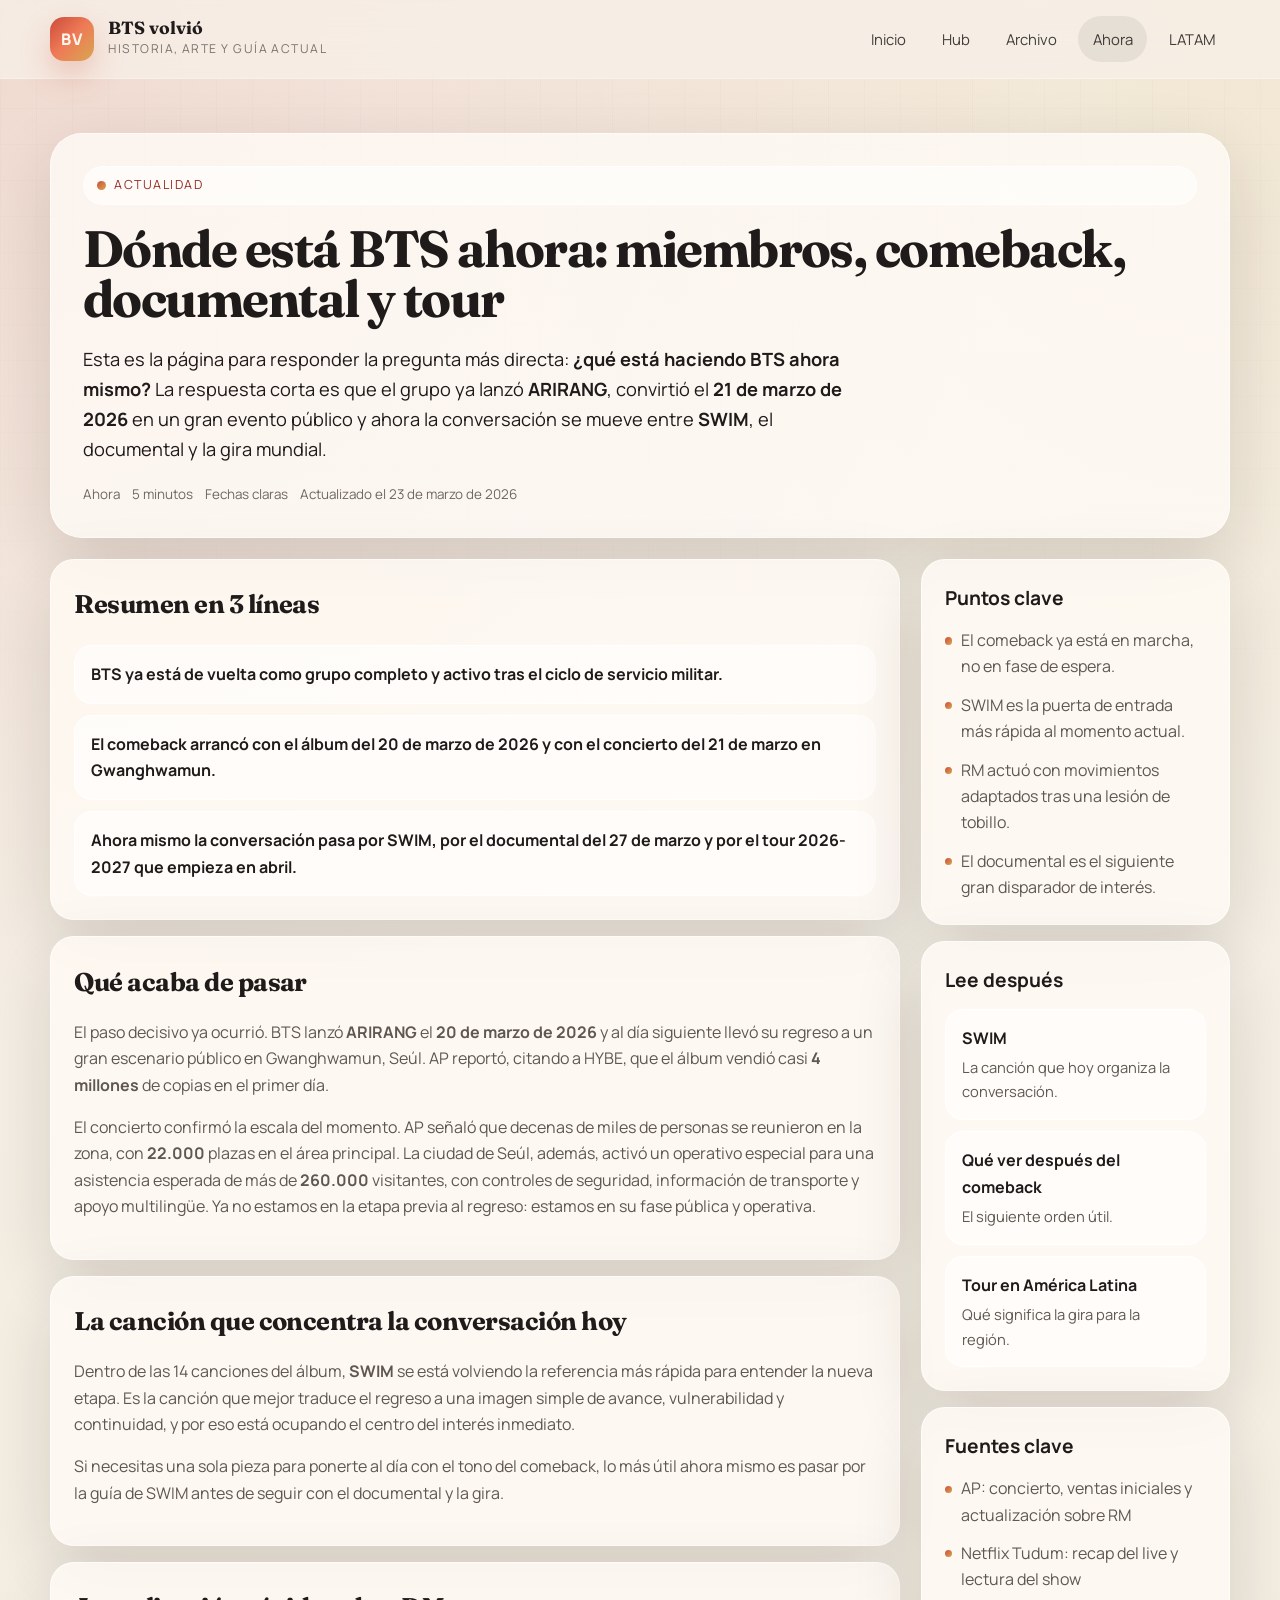
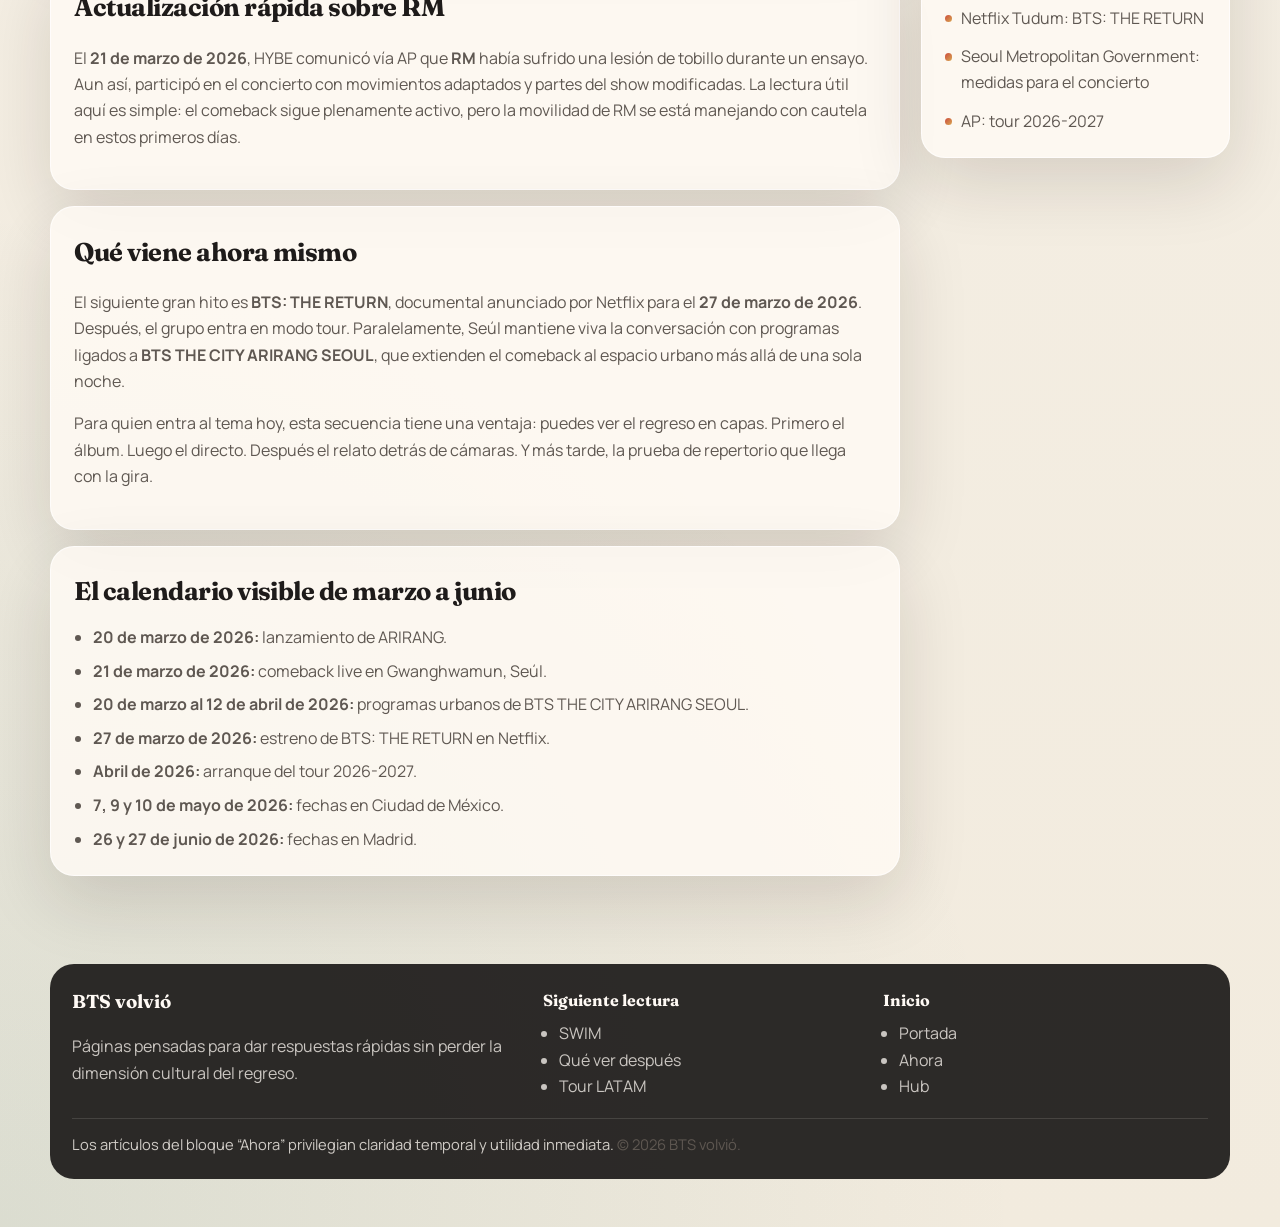
<file: pages/donde-esta-bts-ahora.html>
<!DOCTYPE html>
<html lang="es">
  <head>
    <meta charset="utf-8" />
    <meta name="viewport" content="width=device-width, initial-scale=1" />
    <title>Dónde está BTS ahora: miembros, comeback, documental y tour</title>
    <meta
      name="description"
      content="Una guía rápida sobre dónde está BTS ahora mismo en marzo de 2026: ARIRANG ya salió, SWIM concentra la conversación, el documental llega a Netflix y el tour mundial está por arrancar."
    />
    <meta name="author" content="BTS volvió" />
    <meta name="robots" content="index,follow,max-image-preview:large" />
    <meta name="theme-color" content="#cc4b3c" />
    <link rel="canonical" href="https://bts-volvio.example/pages/donde-esta-bts-ahora.html" />
    <meta property="og:type" content="article" />
    <meta property="og:site_name" content="BTS volvió" />
    <meta property="og:locale" content="es_MX" />
    <meta property="og:title" content="Dónde está BTS ahora: miembros, comeback, documental y tour" />
    <meta
      property="og:description"
      content="La pieza más útil para ubicar el estado actual de BTS con fechas claras después del lanzamiento."
    />
    <meta property="og:url" content="https://bts-volvio.example/pages/donde-esta-bts-ahora.html" />
    <meta property="og:image" content="https://bts-volvio.example/assets/og/bts-volvio-cover.svg" />
    <meta property="og:image:alt" content="BTS volvió, hub editorial en español sobre el regreso de BTS." />
    <meta property="og:image:width" content="1200" />
    <meta property="og:image:height" content="630" />
    <meta property="article:published_time" content="2026-03-22" />
    <meta property="article:modified_time" content="2026-03-23" />
    <meta name="twitter:card" content="summary_large_image" />
    <meta name="twitter:title" content="Dónde está BTS ahora: miembros, comeback, documental y tour" />
    <meta
      name="twitter:description"
      content="La pieza más útil para ubicar el estado actual de BTS con fechas claras después del lanzamiento."
    />
    <meta name="twitter:image" content="https://bts-volvio.example/assets/og/bts-volvio-cover.svg" />
    <meta name="twitter:image:alt" content="BTS volvió, hub editorial en español sobre el regreso de BTS." />
    <link rel="icon" href="../assets/icons/favicon.svg" type="image/svg+xml" />
    <link rel="manifest" href="../site.webmanifest" />
    <link rel="preconnect" href="https://fonts.googleapis.com" />
    <link rel="preconnect" href="https://fonts.gstatic.com" crossorigin />
    <link
      href="https://fonts.googleapis.com/css2?family=Fraunces:opsz,wght@9..144,600;9..144,700&family=Manrope:wght@400;500;700;800&display=swap"
      rel="stylesheet"
    />
    <link rel="stylesheet" href="../styles/site.css" />
    <script type="application/ld+json">
      {
        "@context": "https://schema.org",
        "@type": "Article",
        "headline": "Dónde está BTS ahora: miembros, comeback, documental y tour",
        "description": "Una guía rápida sobre dónde está BTS ahora mismo en marzo de 2026: ARIRANG ya salió, SWIM concentra la conversación, el documental llega a Netflix y el tour mundial está por arrancar.",
        "inLanguage": "es",
        "datePublished": "2026-03-22",
        "dateModified": "2026-03-23",
        "image": "https://bts-volvio.example/assets/og/bts-volvio-cover.svg",
        "author": {
          "@type": "Organization",
          "name": "BTS volvió"
        },
        "publisher": {
          "@type": "Organization",
          "name": "BTS volvió",
          "logo": {
            "@type": "ImageObject",
            "url": "https://bts-volvio.example/assets/icons/favicon.svg"
          }
        },
        "mainEntityOfPage": {
          "@type": "WebPage",
          "@id": "https://bts-volvio.example/pages/donde-esta-bts-ahora.html"
        }
      }
    </script>
  </head>
  <body>
    <div class="page-shell">
      <header class="site-header" data-open="false">
        <div class="container site-header__inner">
          <div class="site-header__top">
            <a class="brand" href="../index.html" aria-label="BTS volvió, inicio">
              <span class="brand__mark">BV</span>
              <span class="brand__text">
                <span class="brand__title">BTS volvió</span>
                <span class="brand__meta">Historia, arte y guía actual</span>
              </span>
            </a>
            <button class="nav-toggle" type="button" aria-expanded="false" aria-label="Abrir navegación">
              Menú
            </button>
          </div>
          <nav class="site-nav" aria-label="Principal">
            <a href="../index.html">Inicio</a>
            <a href="../index.html#hub">Hub</a>
            <a href="../index.html#archivo">Archivo</a>
            <a href="../index.html#ahora" aria-current="page">Ahora</a>
            <a href="../index.html#latam">LATAM</a>
          </nav>
        </div>
      </header>

      <main class="article-shell">
        <section class="page-hero">
          <div class="container page-hero__wrap">
            <span class="eyebrow">Actualidad</span>
            <h1 class="page-title">Dónde está BTS ahora: miembros, comeback, documental y tour</h1>
            <p class="page-subtitle">
              Esta es la página para responder la pregunta más directa: <strong>¿qué está haciendo BTS ahora mismo?</strong>
              La respuesta corta es que el grupo ya lanzó <strong>ARIRANG</strong>, convirtió el
              <strong>21 de marzo de 2026</strong> en un gran evento público y ahora la conversación se mueve entre
              <strong>SWIM</strong>, el documental y la gira mundial.
            </p>
            <div class="meta-line">
              <span>Ahora</span>
              <span>5 minutos</span>
              <span>Fechas claras</span>
              <span>Actualizado el 23 de marzo de 2026</span>
            </div>
          </div>
        </section>

        <div class="container article-layout">
          <div class="article-main">
            <section class="article-section">
              <h2>Resumen en 3 líneas</h2>
              <div class="summary-rail">
                <div class="summary-line">BTS ya está de vuelta como grupo completo y activo tras el ciclo de servicio militar.</div>
                <div class="summary-line">El comeback arrancó con el álbum del 20 de marzo de 2026 y con el concierto del 21 de marzo en Gwanghwamun.</div>
                <div class="summary-line">Ahora mismo la conversación pasa por SWIM, por el documental del 27 de marzo y por el tour 2026-2027 que empieza en abril.</div>
              </div>
            </section>

            <section class="article-section">
              <h2>Qué acaba de pasar</h2>
              <p>
                El paso decisivo ya ocurrió. BTS lanzó <strong>ARIRANG</strong> el <strong>20 de marzo de 2026</strong>
                y al día siguiente llevó su regreso a un gran escenario público en Gwanghwamun, Seúl. AP reportó, citando
                a HYBE, que el álbum vendió casi <strong>4 millones</strong> de copias en el primer día.
              </p>
              <p>
                El concierto confirmó la escala del momento. AP señaló que decenas de miles de personas se reunieron en
                la zona, con <strong>22.000</strong> plazas en el área principal. La ciudad de Seúl, además, activó un
                operativo especial para una asistencia esperada de más de <strong>260.000</strong> visitantes, con
                controles de seguridad, información de transporte y apoyo multilingüe. Ya no estamos en la etapa previa
                al regreso: estamos en su fase pública y operativa.
              </p>
            </section>

            <section class="article-section">
              <h2>La canción que concentra la conversación hoy</h2>
              <p>
                Dentro de las 14 canciones del álbum, <strong>SWIM</strong> se está volviendo la referencia más rápida
                para entender la nueva etapa. Es la canción que mejor traduce el regreso a una imagen simple de avance,
                vulnerabilidad y continuidad, y por eso está ocupando el centro del interés inmediato.
              </p>
              <p>
                Si necesitas una sola pieza para ponerte al día con el tono del comeback, lo más útil ahora mismo es
                pasar por <a href="swim-bts-2026.html">la guía de SWIM</a> antes de seguir con el documental y la gira.
              </p>
            </section>

            <section class="article-section">
              <h2>Actualización rápida sobre RM</h2>
              <p>
                El <strong>21 de marzo de 2026</strong>, HYBE comunicó vía AP que <strong>RM</strong> había sufrido una
                lesión de tobillo durante un ensayo. Aun así, participó en el concierto con movimientos adaptados y
                partes del show modificadas. La lectura útil aquí es simple: el comeback sigue plenamente activo, pero
                la movilidad de RM se está manejando con cautela en estos primeros días.
              </p>
            </section>

            <section class="article-section">
              <h2>Qué viene ahora mismo</h2>
              <p>
                El siguiente gran hito es <strong>BTS: THE RETURN</strong>, documental anunciado por Netflix para el
                <strong>27 de marzo de 2026</strong>. Después, el grupo entra en modo tour. Paralelamente, Seúl mantiene
                viva la conversación con programas ligados a <strong>BTS THE CITY ARIRANG SEOUL</strong>, que extienden
                el comeback al espacio urbano más allá de una sola noche.
              </p>
              <p>
                Para quien entra al tema hoy, esta secuencia tiene una ventaja: puedes ver el regreso en capas. Primero
                el álbum. Luego el directo. Después el relato detrás de cámaras. Y más tarde, la prueba de repertorio que
                llega con la gira.
              </p>
            </section>

            <section class="article-section">
              <h2>El calendario visible de marzo a junio</h2>
              <ul>
                <li><strong>20 de marzo de 2026:</strong> lanzamiento de ARIRANG.</li>
                <li><strong>21 de marzo de 2026:</strong> comeback live en Gwanghwamun, Seúl.</li>
                <li><strong>20 de marzo al 12 de abril de 2026:</strong> programas urbanos de BTS THE CITY ARIRANG SEOUL.</li>
                <li><strong>27 de marzo de 2026:</strong> estreno de BTS: THE RETURN en Netflix.</li>
                <li><strong>Abril de 2026:</strong> arranque del tour 2026-2027.</li>
                <li><strong>7, 9 y 10 de mayo de 2026:</strong> fechas en Ciudad de México.</li>
                <li><strong>26 y 27 de junio de 2026:</strong> fechas en Madrid.</li>
              </ul>
            </section>
          </div>

          <aside class="article-aside">
            <section class="aside-panel">
              <h3>Puntos clave</h3>
              <ul class="key-points">
                <li>El comeback ya está en marcha, no en fase de espera.</li>
                <li>SWIM es la puerta de entrada más rápida al momento actual.</li>
                <li>RM actuó con movimientos adaptados tras una lesión de tobillo.</li>
                <li>El documental es el siguiente gran disparador de interés.</li>
              </ul>
            </section>

            <section class="aside-panel">
              <h3>Lee después</h3>
              <div class="link-stack">
                <a class="link-card" href="swim-bts-2026.html">
                  <strong>SWIM</strong>
                  <span>La canción que hoy organiza la conversación.</span>
                </a>
                <a class="link-card" href="que-ver-despues-del-comeback.html">
                  <strong>Qué ver después del comeback</strong>
                  <span>El siguiente orden útil.</span>
                </a>
                <a class="link-card" href="tour-bts-america-latina-2026-2027.html">
                  <strong>Tour en América Latina</strong>
                  <span>Qué significa la gira para la región.</span>
                </a>
              </div>
            </section>

            <section class="aside-panel">
              <h3>Fuentes clave</h3>
              <ul class="source-list">
                <li><a href="https://apnews.com/article/bts-kpop-concert-south-korea-9fb788ea4a1916681d09710a3c696dec">AP: concierto, ventas iniciales y actualización sobre RM</a></li>
                <li><a href="https://www.netflix.com/tudum/features/bts-comeback-live-arirang-recap-highlights">Netflix Tudum: recap del live y lectura del show</a></li>
                <li><a href="https://www.netflix.com/tudum/articles/bts-the-return-documentary-trailer">Netflix Tudum: BTS: THE RETURN</a></li>
                <li><a href="https://english.seoul.go.kr/crowd-control-visitor-support-and-more-smg-rolls-out-comprehensive-measures-for-bts-concert/">Seoul Metropolitan Government: medidas para el concierto</a></li>
                <li><a href="https://apnews.com/article/bts-world-tour-kpop-2026-2027-01db0e428723c0febc514373969333bd">AP: tour 2026-2027</a></li>
              </ul>
            </section>
          </aside>
        </div>
      </main>

      <footer class="site-footer">
        <div class="container site-footer__wrap">
          <div class="site-footer__grid">
            <div>
              <h3>BTS volvió</h3>
              <p>Páginas pensadas para dar respuestas rápidas sin perder la dimensión cultural del regreso.</p>
            </div>
            <div>
              <h4>Siguiente lectura</h4>
              <ul>
                <li><a href="swim-bts-2026.html">SWIM</a></li>
                <li><a href="que-ver-despues-del-comeback.html">Qué ver después</a></li>
                <li><a href="tour-bts-america-latina-2026-2027.html">Tour LATAM</a></li>
              </ul>
            </div>
            <div>
              <h4>Inicio</h4>
              <ul>
                <li><a href="../index.html">Portada</a></li>
                <li><a href="../index.html#ahora">Ahora</a></li>
                <li><a href="../index.html#hub">Hub</a></li>
              </ul>
            </div>
          </div>
          <div class="footer-note">
            Los artículos del bloque “Ahora” privilegian claridad temporal y utilidad inmediata.
            <span class="muted"> © <span data-current-year></span> BTS volvió.</span>
          </div>
        </div>
      </footer>
    </div>

    <script src="../scripts/site.js"></script>
  </body>
</html>
</file>
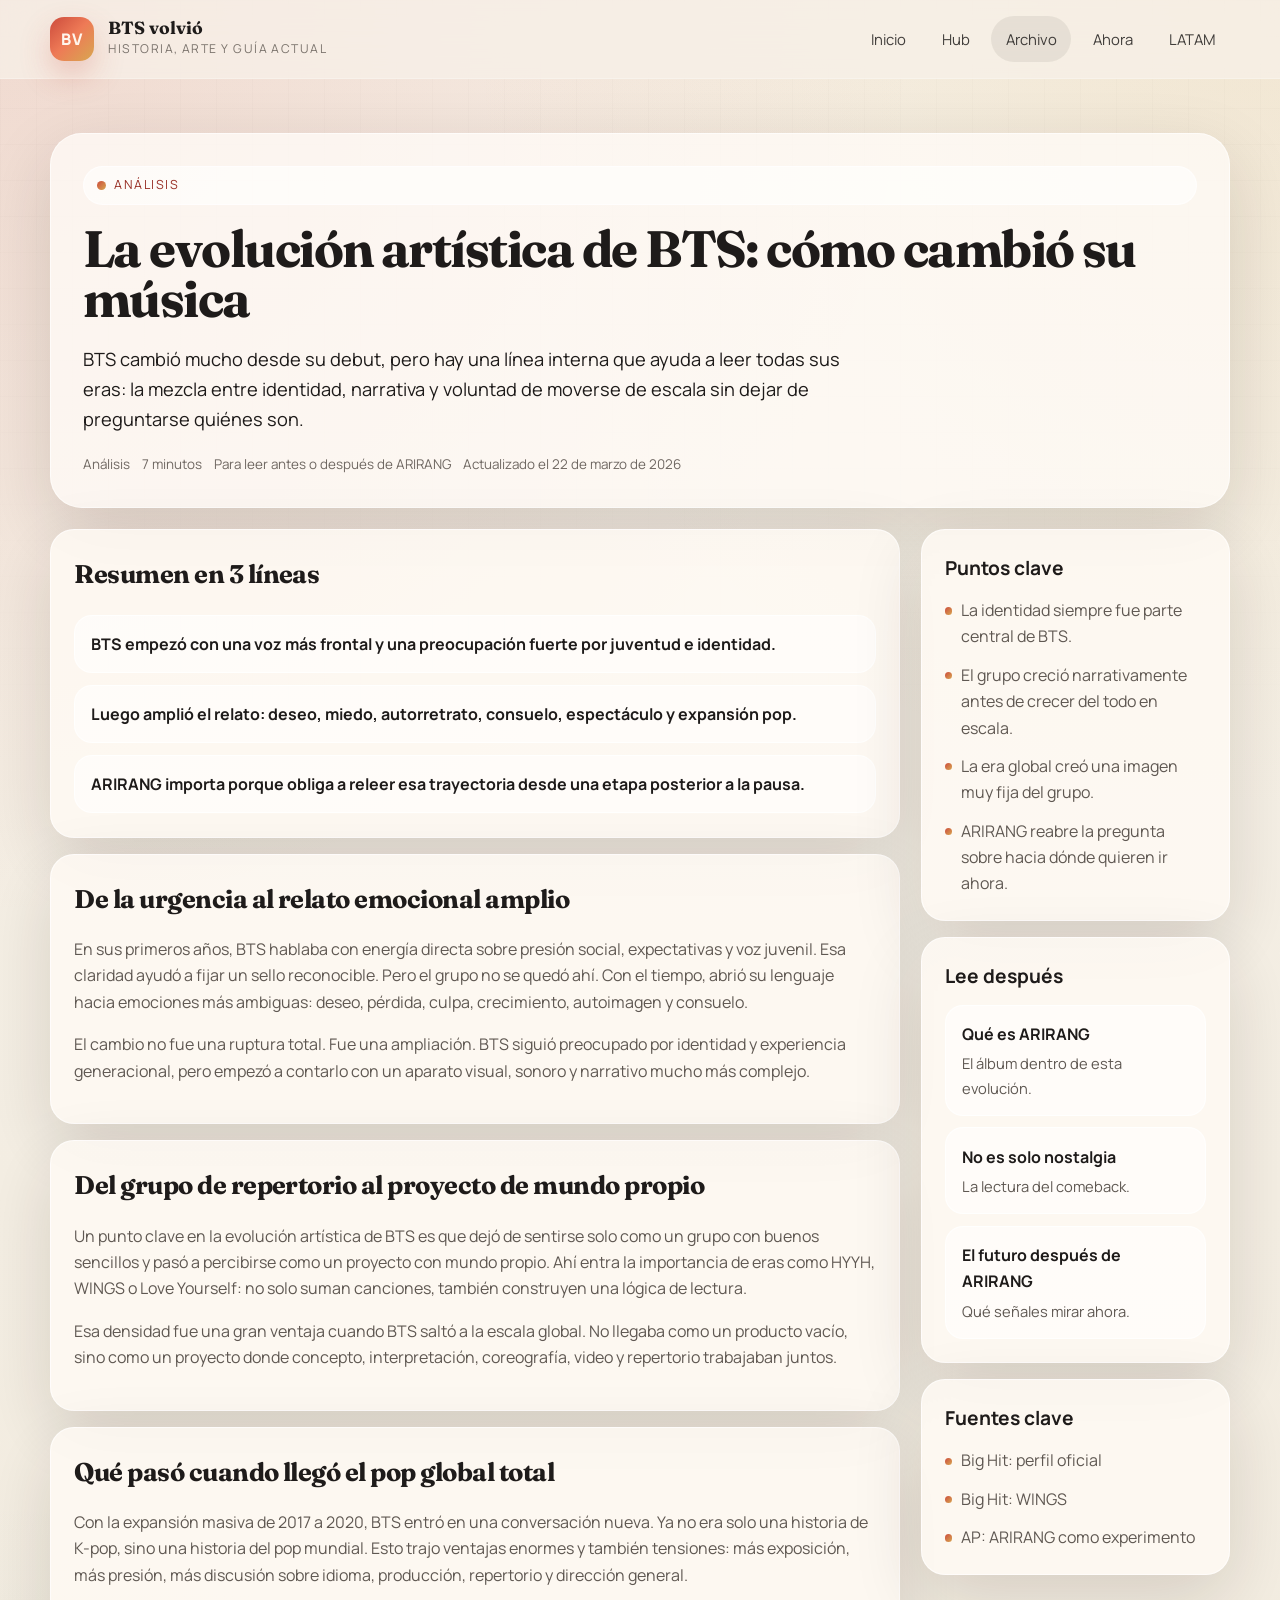
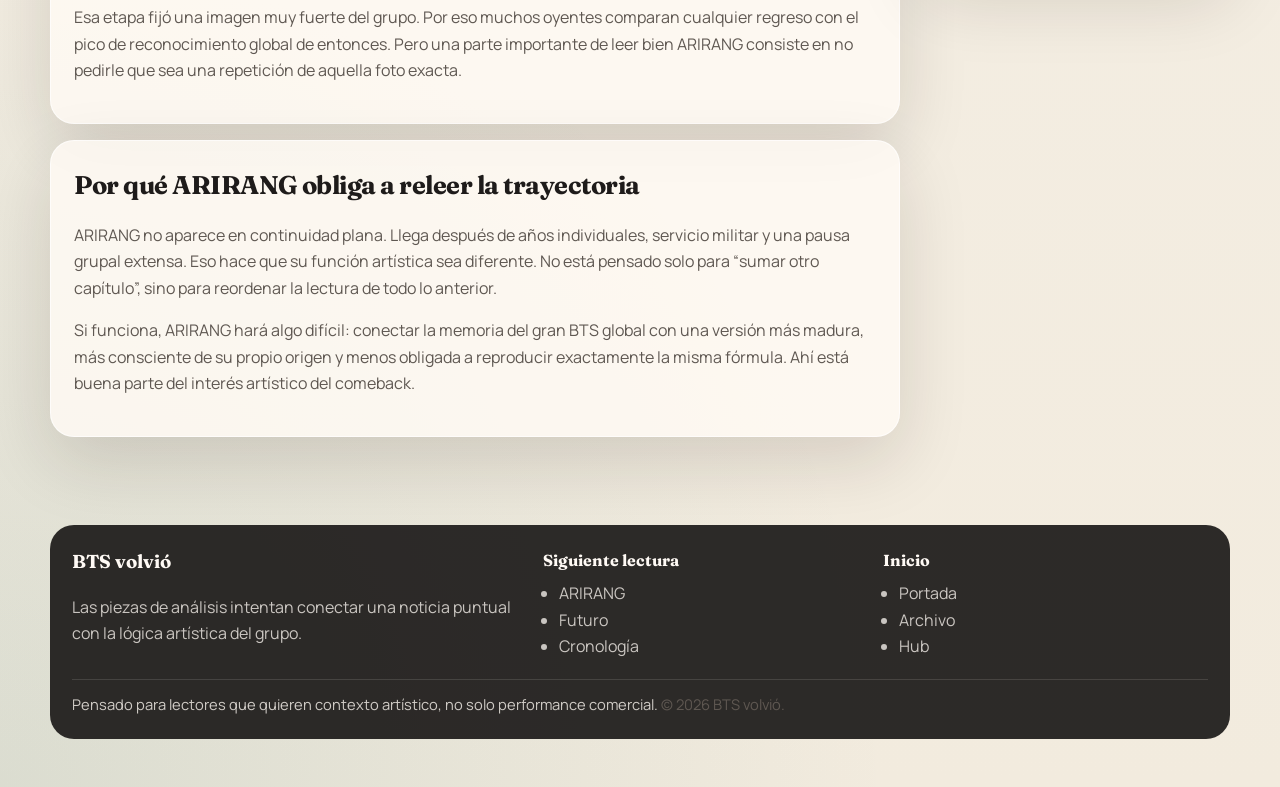
<file: pages/evolucion-artistica-bts.html>
<!DOCTYPE html>
<html lang="es">
  <head>
    <meta charset="utf-8" />
    <meta name="viewport" content="width=device-width, initial-scale=1" />
    <title>La evolución artística de BTS: cómo cambió su música</title>
    <meta
      name="description"
      content="Un análisis en español de la evolución artística de BTS: de la identidad juvenil al pop global y al regreso de 2026."
    />
    <meta name="author" content="BTS volvió" />
    <meta name="robots" content="index,follow,max-image-preview:large" />
    <meta name="theme-color" content="#cc4b3c" />
    <link rel="canonical" href="https://bts-volvio.example/pages/evolucion-artistica-bts.html" />
    <meta property="og:type" content="article" />
    <meta property="og:site_name" content="BTS volvió" />
    <meta property="og:locale" content="es_MX" />
    <meta property="og:title" content="La evolución artística de BTS: cómo cambió su música" />
    <meta
      property="og:description"
      content="La historia artística de BTS contada por etapas, temas y ambiciones creativas."
    />
    <meta property="og:url" content="https://bts-volvio.example/pages/evolucion-artistica-bts.html" />
    <meta property="og:image" content="https://bts-volvio.example/assets/og/bts-volvio-cover.svg" />
    <meta property="og:image:alt" content="BTS volvió, hub editorial en español sobre el regreso de BTS." />
    <meta property="og:image:width" content="1200" />
    <meta property="og:image:height" content="630" />
    <meta property="article:published_time" content="2026-03-22" />
    <meta property="article:modified_time" content="2026-03-22" />
    <meta name="twitter:card" content="summary_large_image" />
    <meta name="twitter:title" content="La evolución artística de BTS: cómo cambió su música" />
    <meta
      name="twitter:description"
      content="La historia artística de BTS contada por etapas, temas y ambiciones creativas."
    />
    <meta name="twitter:image" content="https://bts-volvio.example/assets/og/bts-volvio-cover.svg" />
    <meta name="twitter:image:alt" content="BTS volvió, hub editorial en español sobre el regreso de BTS." />
    <link rel="icon" href="../assets/icons/favicon.svg" type="image/svg+xml" />
    <link rel="manifest" href="../site.webmanifest" />
    <link rel="preconnect" href="https://fonts.googleapis.com" />
    <link rel="preconnect" href="https://fonts.gstatic.com" crossorigin />
    <link
      href="https://fonts.googleapis.com/css2?family=Fraunces:opsz,wght@9..144,600;9..144,700&family=Manrope:wght@400;500;700;800&display=swap"
      rel="stylesheet"
    />
    <link rel="stylesheet" href="../styles/site.css" />
    <script type="application/ld+json">
      {
        "@context": "https://schema.org",
        "@type": "Article",
        "headline": "La evolución artística de BTS: cómo cambió su música",
        "description": "Un análisis en español de la evolución artística de BTS: de la identidad juvenil al pop global y al regreso de 2026.",
        "inLanguage": "es",
        "datePublished": "2026-03-22",
        "dateModified": "2026-03-22",
        "image": "https://bts-volvio.example/assets/og/bts-volvio-cover.svg",
        "author": {
          "@type": "Organization",
          "name": "BTS volvió"
        },
        "publisher": {
          "@type": "Organization",
          "name": "BTS volvió",
          "logo": {
            "@type": "ImageObject",
            "url": "https://bts-volvio.example/assets/icons/favicon.svg"
          }
        },
        "mainEntityOfPage": {
          "@type": "WebPage",
          "@id": "https://bts-volvio.example/pages/evolucion-artistica-bts.html"
        }
      }
    </script>
  </head>
  <body>
    <div class="page-shell">
      <header class="site-header" data-open="false">
        <div class="container site-header__inner">
          <div class="site-header__top">
            <a class="brand" href="../index.html" aria-label="BTS volvió, inicio">
              <span class="brand__mark">BV</span>
              <span class="brand__text">
                <span class="brand__title">BTS volvió</span>
                <span class="brand__meta">Historia, arte y guía actual</span>
              </span>
            </a>
            <button class="nav-toggle" type="button" aria-expanded="false" aria-label="Abrir navegación">
              Menú
            </button>
          </div>
          <nav class="site-nav" aria-label="Principal">
            <a href="../index.html">Inicio</a>
            <a href="../index.html#hub">Hub</a>
            <a href="../index.html#archivo" aria-current="page">Archivo</a>
            <a href="../index.html#ahora">Ahora</a>
            <a href="../index.html#latam">LATAM</a>
          </nav>
        </div>
      </header>

      <main class="article-shell">
        <section class="page-hero">
          <div class="container page-hero__wrap">
            <span class="eyebrow">Análisis</span>
            <h1 class="page-title">La evolución artística de BTS: cómo cambió su música</h1>
            <p class="page-subtitle">
              BTS cambió mucho desde su debut, pero hay una línea interna que ayuda a leer todas sus eras: la mezcla
              entre identidad, narrativa y voluntad de moverse de escala sin dejar de preguntarse quiénes son.
            </p>
            <div class="meta-line">
              <span>Análisis</span>
              <span>7 minutos</span>
              <span>Para leer antes o después de ARIRANG</span>
              <span>Actualizado el 22 de marzo de 2026</span>
            </div>
          </div>
        </section>

        <div class="container article-layout">
          <div class="article-main">
            <section class="article-section">
              <h2>Resumen en 3 líneas</h2>
              <div class="summary-rail">
                <div class="summary-line">BTS empezó con una voz más frontal y una preocupación fuerte por juventud e identidad.</div>
                <div class="summary-line">Luego amplió el relato: deseo, miedo, autorretrato, consuelo, espectáculo y expansión pop.</div>
                <div class="summary-line">ARIRANG importa porque obliga a releer esa trayectoria desde una etapa posterior a la pausa.</div>
              </div>
            </section>

            <section class="article-section">
              <h2>De la urgencia al relato emocional amplio</h2>
              <p>
                En sus primeros años, BTS hablaba con energía directa sobre presión social, expectativas y voz juvenil.
                Esa claridad ayudó a fijar un sello reconocible. Pero el grupo no se quedó ahí. Con el tiempo, abrió su
                lenguaje hacia emociones más ambiguas: deseo, pérdida, culpa, crecimiento, autoimagen y consuelo.
              </p>
              <p>
                El cambio no fue una ruptura total. Fue una ampliación. BTS siguió preocupado por identidad y experiencia
                generacional, pero empezó a contarlo con un aparato visual, sonoro y narrativo mucho más complejo.
              </p>
            </section>

            <section class="article-section">
              <h2>Del grupo de repertorio al proyecto de mundo propio</h2>
              <p>
                Un punto clave en la evolución artística de BTS es que dejó de sentirse solo como un grupo con buenos
                sencillos y pasó a percibirse como un proyecto con mundo propio. Ahí entra la importancia de eras como
                HYYH, WINGS o Love Yourself: no solo suman canciones, también construyen una lógica de lectura.
              </p>
              <p>
                Esa densidad fue una gran ventaja cuando BTS saltó a la escala global. No llegaba como un producto vacío,
                sino como un proyecto donde concepto, interpretación, coreografía, video y repertorio trabajaban juntos.
              </p>
            </section>

            <section class="article-section">
              <h2>Qué pasó cuando llegó el pop global total</h2>
              <p>
                Con la expansión masiva de 2017 a 2020, BTS entró en una conversación nueva. Ya no era solo una historia
                de K-pop, sino una historia del pop mundial. Esto trajo ventajas enormes y también tensiones: más
                exposición, más presión, más discusión sobre idioma, producción, repertorio y dirección general.
              </p>
              <p>
                Esa etapa fijó una imagen muy fuerte del grupo. Por eso muchos oyentes comparan cualquier regreso con el
                pico de reconocimiento global de entonces. Pero una parte importante de leer bien ARIRANG consiste en no
                pedirle que sea una repetición de aquella foto exacta.
              </p>
            </section>

            <section class="article-section">
              <h2>Por qué ARIRANG obliga a releer la trayectoria</h2>
              <p>
                ARIRANG no aparece en continuidad plana. Llega después de años individuales, servicio militar y una pausa
                grupal extensa. Eso hace que su función artística sea diferente. No está pensado solo para “sumar otro
                capítulo”, sino para reordenar la lectura de todo lo anterior.
              </p>
              <p>
                Si funciona, ARIRANG hará algo difícil: conectar la memoria del gran BTS global con una versión más
                madura, más consciente de su propio origen y menos obligada a reproducir exactamente la misma fórmula.
                Ahí está buena parte del interés artístico del comeback.
              </p>
            </section>
          </div>

          <aside class="article-aside">
            <section class="aside-panel">
              <h3>Puntos clave</h3>
              <ul class="key-points">
                <li>La identidad siempre fue parte central de BTS.</li>
                <li>El grupo creció narrativamente antes de crecer del todo en escala.</li>
                <li>La era global creó una imagen muy fija del grupo.</li>
                <li>ARIRANG reabre la pregunta sobre hacia dónde quieren ir ahora.</li>
              </ul>
            </section>

            <section class="aside-panel">
              <h3>Lee después</h3>
              <div class="link-stack">
                <a class="link-card" href="que-es-arirang.html">
                  <strong>Qué es ARIRANG</strong>
                  <span>El álbum dentro de esta evolución.</span>
                </a>
                <a class="link-card" href="regreso-bts-no-es-solo-nostalgia.html">
                  <strong>No es solo nostalgia</strong>
                  <span>La lectura del comeback.</span>
                </a>
                <a class="link-card" href="futuro-bts-despues-de-arirang.html">
                  <strong>El futuro después de ARIRANG</strong>
                  <span>Qué señales mirar ahora.</span>
                </a>
              </div>
            </section>

            <section class="aside-panel">
              <h3>Fuentes clave</h3>
              <ul class="source-list">
                <li><a href="https://ibighit.com/bts/eng/profile/index.html">Big Hit: perfil oficial</a></li>
                <li><a href="https://www.ibighit.com/bts/eng/discography/detail/wings.html">Big Hit: WINGS</a></li>
                <li><a href="https://apnews.com/article/bts-arirang-review-kpop-4ad4bcd4ade73c51db78e033c4e60c7c">AP: ARIRANG como experimento</a></li>
              </ul>
            </section>
          </aside>
        </div>
      </main>

      <footer class="site-footer">
        <div class="container site-footer__wrap">
          <div class="site-footer__grid">
            <div>
              <h3>BTS volvió</h3>
              <p>Las piezas de análisis intentan conectar una noticia puntual con la lógica artística del grupo.</p>
            </div>
            <div>
              <h4>Siguiente lectura</h4>
              <ul>
                <li><a href="que-es-arirang.html">ARIRANG</a></li>
                <li><a href="futuro-bts-despues-de-arirang.html">Futuro</a></li>
                <li><a href="cronologia-bts.html">Cronología</a></li>
              </ul>
            </div>
            <div>
              <h4>Inicio</h4>
              <ul>
                <li><a href="../index.html">Portada</a></li>
                <li><a href="../index.html#archivo">Archivo</a></li>
                <li><a href="../index.html#hub">Hub</a></li>
              </ul>
            </div>
          </div>
          <div class="footer-note">
            Pensado para lectores que quieren contexto artístico, no solo performance comercial.
            <span class="muted"> © <span data-current-year></span> BTS volvió.</span>
          </div>
        </div>
      </footer>
    </div>

    <script src="../scripts/site.js"></script>
  </body>
</html>
</file>
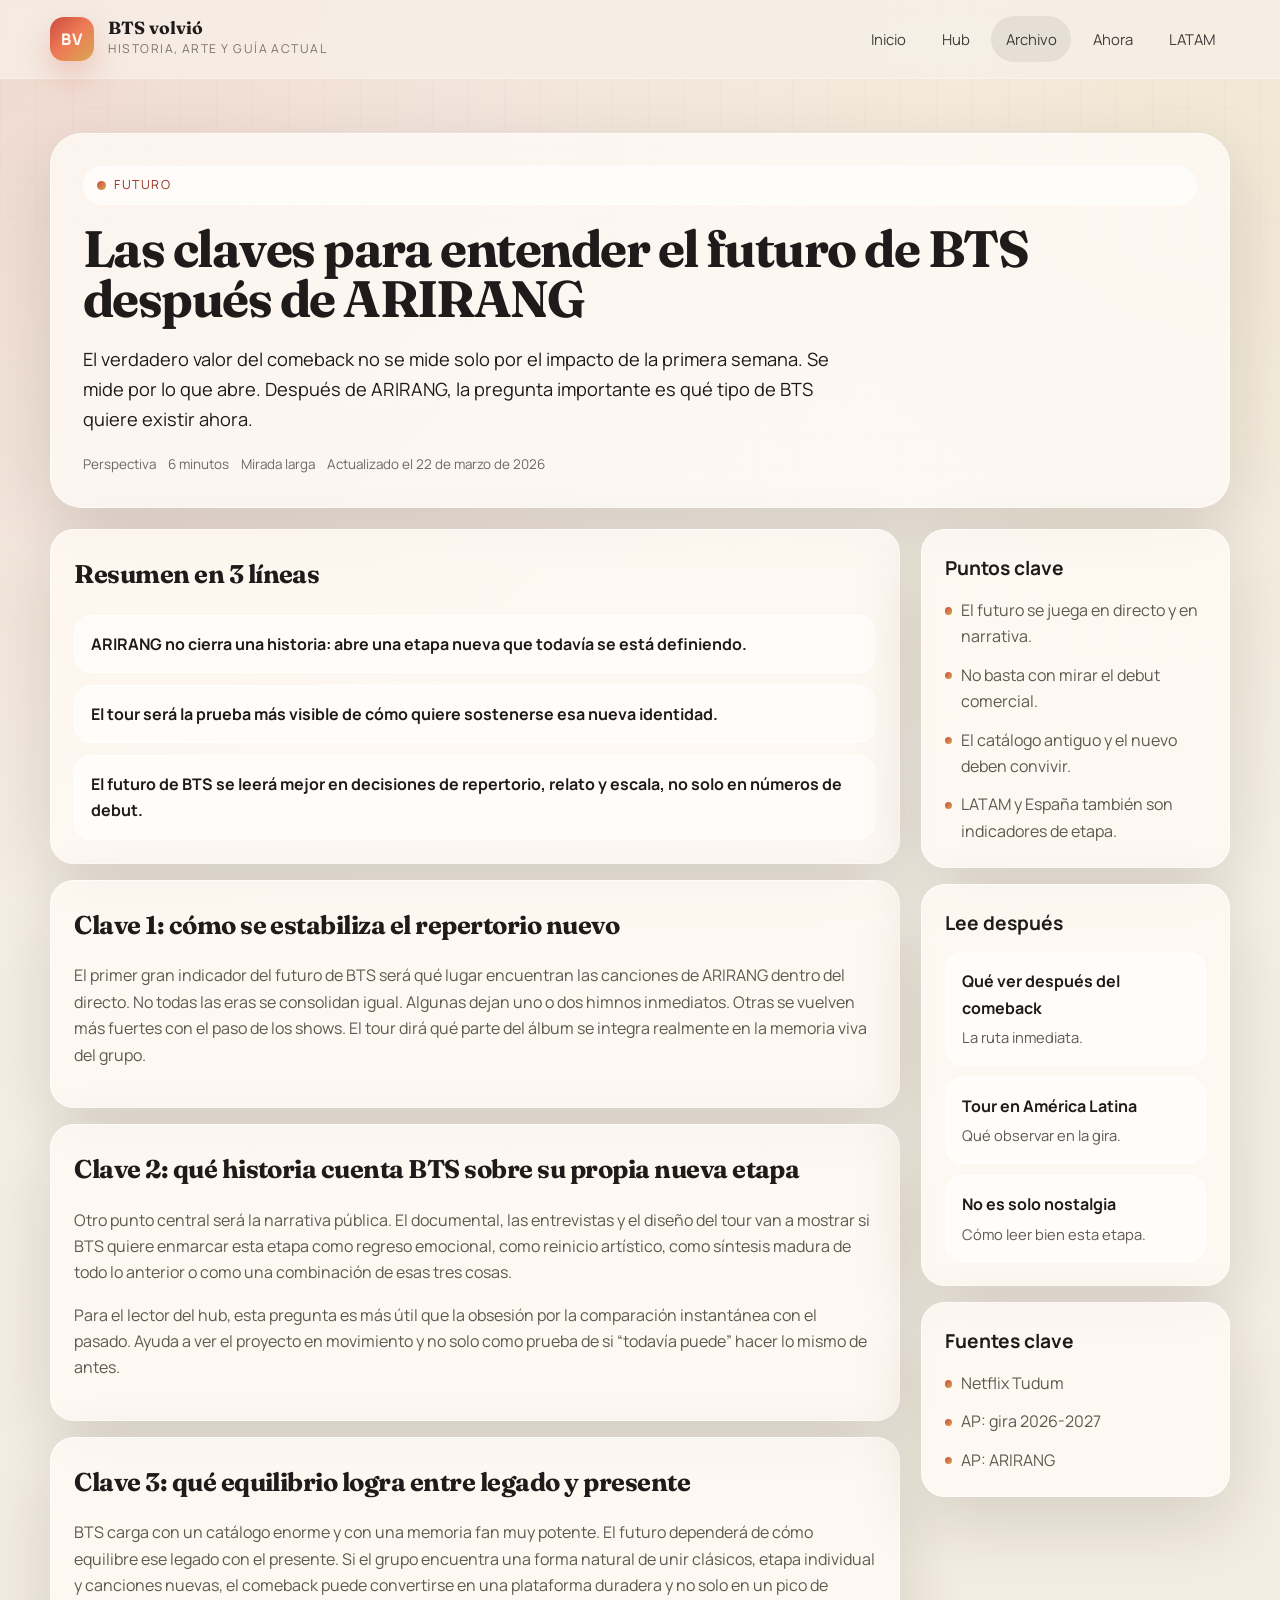
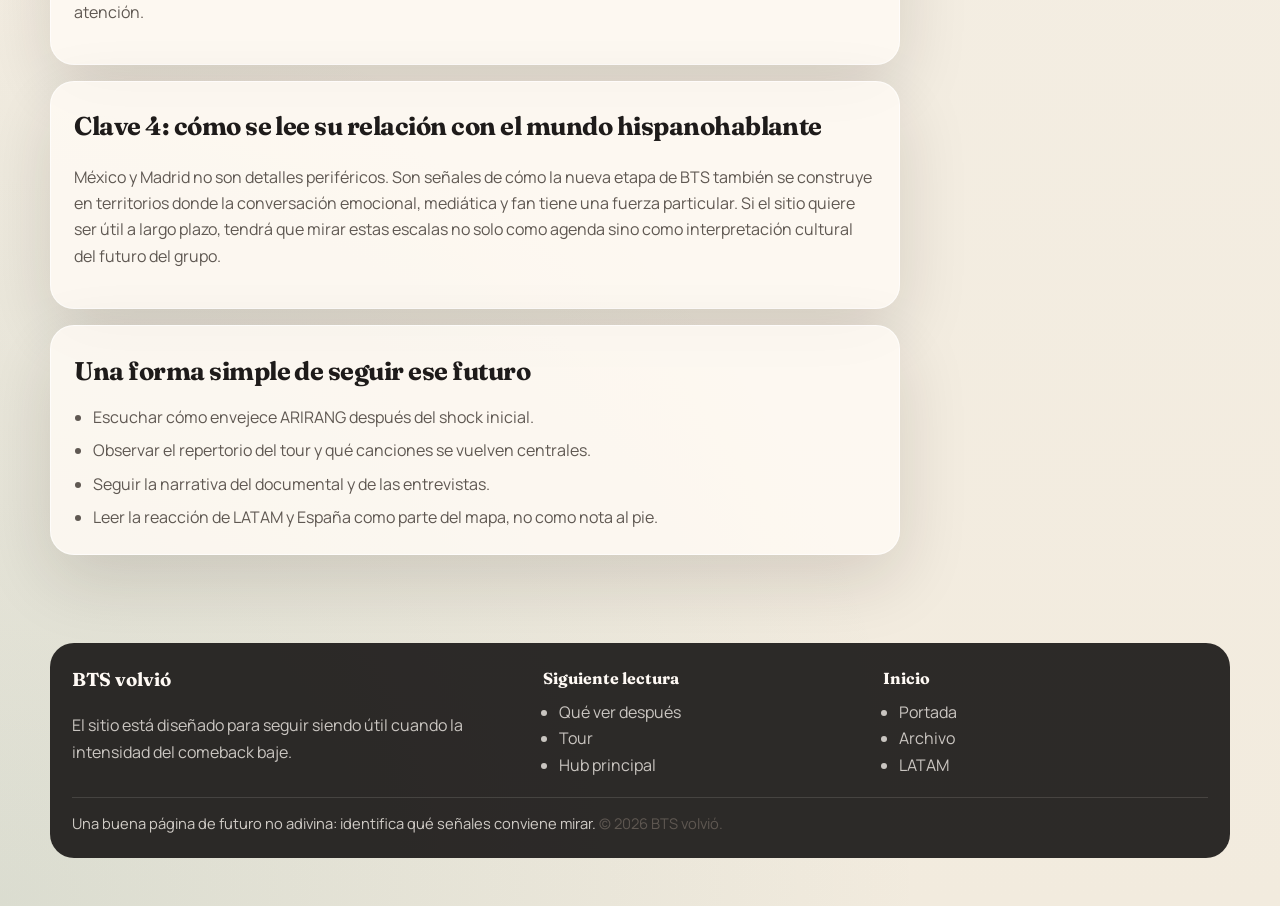
<file: pages/futuro-bts-despues-de-arirang.html>
<!DOCTYPE html>
<html lang="es">
  <head>
    <meta charset="utf-8" />
    <meta name="viewport" content="width=device-width, initial-scale=1" />
    <title>Las claves para entender el futuro de BTS después de ARIRANG</title>
    <meta
      name="description"
      content="Una guía en español para pensar el futuro de BTS después de ARIRANG: tour, narrativa, repertorio y dirección creativa."
    />
    <meta name="author" content="BTS volvió" />
    <meta name="robots" content="index,follow,max-image-preview:large" />
    <meta name="theme-color" content="#cc4b3c" />
    <link rel="canonical" href="https://bts-volvio.example/pages/futuro-bts-despues-de-arirang.html" />
    <meta property="og:type" content="article" />
    <meta property="og:site_name" content="BTS volvió" />
    <meta property="og:locale" content="es_MX" />
    <meta property="og:title" content="Las claves para entender el futuro de BTS después de ARIRANG" />
    <meta
      property="og:description"
      content="Las señales más importantes para seguir a BTS después del impacto inicial del comeback."
    />
    <meta property="og:url" content="https://bts-volvio.example/pages/futuro-bts-despues-de-arirang.html" />
    <meta property="og:image" content="https://bts-volvio.example/assets/og/bts-volvio-cover.svg" />
    <meta property="og:image:alt" content="BTS volvió, hub editorial en español sobre el regreso de BTS." />
    <meta property="og:image:width" content="1200" />
    <meta property="og:image:height" content="630" />
    <meta property="article:published_time" content="2026-03-22" />
    <meta property="article:modified_time" content="2026-03-22" />
    <meta name="twitter:card" content="summary_large_image" />
    <meta name="twitter:title" content="Las claves para entender el futuro de BTS después de ARIRANG" />
    <meta
      name="twitter:description"
      content="Las señales más importantes para seguir a BTS después del impacto inicial del comeback."
    />
    <meta name="twitter:image" content="https://bts-volvio.example/assets/og/bts-volvio-cover.svg" />
    <meta name="twitter:image:alt" content="BTS volvió, hub editorial en español sobre el regreso de BTS." />
    <link rel="icon" href="../assets/icons/favicon.svg" type="image/svg+xml" />
    <link rel="manifest" href="../site.webmanifest" />
    <link rel="preconnect" href="https://fonts.googleapis.com" />
    <link rel="preconnect" href="https://fonts.gstatic.com" crossorigin />
    <link
      href="https://fonts.googleapis.com/css2?family=Fraunces:opsz,wght@9..144,600;9..144,700&family=Manrope:wght@400;500;700;800&display=swap"
      rel="stylesheet"
    />
    <link rel="stylesheet" href="../styles/site.css" />
    <script type="application/ld+json">
      {
        "@context": "https://schema.org",
        "@type": "Article",
        "headline": "Las claves para entender el futuro de BTS después de ARIRANG",
        "description": "Una guía en español para pensar el futuro de BTS después de ARIRANG: tour, narrativa, repertorio y dirección creativa.",
        "inLanguage": "es",
        "datePublished": "2026-03-22",
        "dateModified": "2026-03-22",
        "image": "https://bts-volvio.example/assets/og/bts-volvio-cover.svg",
        "author": {
          "@type": "Organization",
          "name": "BTS volvió"
        },
        "publisher": {
          "@type": "Organization",
          "name": "BTS volvió",
          "logo": {
            "@type": "ImageObject",
            "url": "https://bts-volvio.example/assets/icons/favicon.svg"
          }
        },
        "mainEntityOfPage": {
          "@type": "WebPage",
          "@id": "https://bts-volvio.example/pages/futuro-bts-despues-de-arirang.html"
        }
      }
    </script>
  </head>
  <body>
    <div class="page-shell">
      <header class="site-header" data-open="false">
        <div class="container site-header__inner">
          <div class="site-header__top">
            <a class="brand" href="../index.html" aria-label="BTS volvió, inicio">
              <span class="brand__mark">BV</span>
              <span class="brand__text">
                <span class="brand__title">BTS volvió</span>
                <span class="brand__meta">Historia, arte y guía actual</span>
              </span>
            </a>
            <button class="nav-toggle" type="button" aria-expanded="false" aria-label="Abrir navegación">
              Menú
            </button>
          </div>
          <nav class="site-nav" aria-label="Principal">
            <a href="../index.html">Inicio</a>
            <a href="../index.html#hub">Hub</a>
            <a href="../index.html#archivo" aria-current="page">Archivo</a>
            <a href="../index.html#ahora">Ahora</a>
            <a href="../index.html#latam">LATAM</a>
          </nav>
        </div>
      </header>

      <main class="article-shell">
        <section class="page-hero">
          <div class="container page-hero__wrap">
            <span class="eyebrow">Futuro</span>
            <h1 class="page-title">Las claves para entender el futuro de BTS después de ARIRANG</h1>
            <p class="page-subtitle">
              El verdadero valor del comeback no se mide solo por el impacto de la primera semana. Se mide por lo que
              abre. Después de ARIRANG, la pregunta importante es qué tipo de BTS quiere existir ahora.
            </p>
            <div class="meta-line">
              <span>Perspectiva</span>
              <span>6 minutos</span>
              <span>Mirada larga</span>
              <span>Actualizado el 22 de marzo de 2026</span>
            </div>
          </div>
        </section>

        <div class="container article-layout">
          <div class="article-main">
            <section class="article-section">
              <h2>Resumen en 3 líneas</h2>
              <div class="summary-rail">
                <div class="summary-line">ARIRANG no cierra una historia: abre una etapa nueva que todavía se está definiendo.</div>
                <div class="summary-line">El tour será la prueba más visible de cómo quiere sostenerse esa nueva identidad.</div>
                <div class="summary-line">El futuro de BTS se leerá mejor en decisiones de repertorio, relato y escala, no solo en números de debut.</div>
              </div>
            </section>

            <section class="article-section">
              <h2>Clave 1: cómo se estabiliza el repertorio nuevo</h2>
              <p>
                El primer gran indicador del futuro de BTS será qué lugar encuentran las canciones de ARIRANG dentro del
                directo. No todas las eras se consolidan igual. Algunas dejan uno o dos himnos inmediatos. Otras se
                vuelven más fuertes con el paso de los shows. El tour dirá qué parte del álbum se integra realmente en la
                memoria viva del grupo.
              </p>
            </section>

            <section class="article-section">
              <h2>Clave 2: qué historia cuenta BTS sobre su propia nueva etapa</h2>
              <p>
                Otro punto central será la narrativa pública. El documental, las entrevistas y el diseño del tour van a
                mostrar si BTS quiere enmarcar esta etapa como regreso emocional, como reinicio artístico, como síntesis
                madura de todo lo anterior o como una combinación de esas tres cosas.
              </p>
              <p>
                Para el lector del hub, esta pregunta es más útil que la obsesión por la comparación instantánea con el
                pasado. Ayuda a ver el proyecto en movimiento y no solo como prueba de si “todavía puede” hacer lo mismo
                de antes.
              </p>
            </section>

            <section class="article-section">
              <h2>Clave 3: qué equilibrio logra entre legado y presente</h2>
              <p>
                BTS carga con un catálogo enorme y con una memoria fan muy potente. El futuro dependerá de cómo equilibre
                ese legado con el presente. Si el grupo encuentra una forma natural de unir clásicos, etapa individual y
                canciones nuevas, el comeback puede convertirse en una plataforma duradera y no solo en un pico de atención.
              </p>
            </section>

            <section class="article-section">
              <h2>Clave 4: cómo se lee su relación con el mundo hispanohablante</h2>
              <p>
                México y Madrid no son detalles periféricos. Son señales de cómo la nueva etapa de BTS también se
                construye en territorios donde la conversación emocional, mediática y fan tiene una fuerza particular. Si
                el sitio quiere ser útil a largo plazo, tendrá que mirar estas escalas no solo como agenda sino como
                interpretación cultural del futuro del grupo.
              </p>
            </section>

            <section class="article-section">
              <h2>Una forma simple de seguir ese futuro</h2>
              <ul>
                <li>Escuchar cómo envejece ARIRANG después del shock inicial.</li>
                <li>Observar el repertorio del tour y qué canciones se vuelven centrales.</li>
                <li>Seguir la narrativa del documental y de las entrevistas.</li>
                <li>Leer la reacción de LATAM y España como parte del mapa, no como nota al pie.</li>
              </ul>
            </section>
          </div>

          <aside class="article-aside">
            <section class="aside-panel">
              <h3>Puntos clave</h3>
              <ul class="key-points">
                <li>El futuro se juega en directo y en narrativa.</li>
                <li>No basta con mirar el debut comercial.</li>
                <li>El catálogo antiguo y el nuevo deben convivir.</li>
                <li>LATAM y España también son indicadores de etapa.</li>
              </ul>
            </section>

            <section class="aside-panel">
              <h3>Lee después</h3>
              <div class="link-stack">
                <a class="link-card" href="que-ver-despues-del-comeback.html">
                  <strong>Qué ver después del comeback</strong>
                  <span>La ruta inmediata.</span>
                </a>
                <a class="link-card" href="tour-bts-america-latina-2026-2027.html">
                  <strong>Tour en América Latina</strong>
                  <span>Qué observar en la gira.</span>
                </a>
                <a class="link-card" href="regreso-bts-no-es-solo-nostalgia.html">
                  <strong>No es solo nostalgia</strong>
                  <span>Cómo leer bien esta etapa.</span>
                </a>
              </div>
            </section>

            <section class="aside-panel">
              <h3>Fuentes clave</h3>
              <ul class="source-list">
                <li><a href="https://www.netflix.com/tudum/articles/bts-live-concert-documentary-release-date-news">Netflix Tudum</a></li>
                <li><a href="https://apnews.com/article/bts-world-tour-kpop-2026-2027-01db0e428723c0febc514373969333bd">AP: gira 2026-2027</a></li>
                <li><a href="https://apnews.com/article/bts-arirang-review-kpop-4ad4bcd4ade73c51db78e033c4e60c7c">AP: ARIRANG</a></li>
              </ul>
            </section>
          </aside>
        </div>
      </main>

      <footer class="site-footer">
        <div class="container site-footer__wrap">
          <div class="site-footer__grid">
            <div>
              <h3>BTS volvió</h3>
              <p>El sitio está diseñado para seguir siendo útil cuando la intensidad del comeback baje.</p>
            </div>
            <div>
              <h4>Siguiente lectura</h4>
              <ul>
                <li><a href="que-ver-despues-del-comeback.html">Qué ver después</a></li>
                <li><a href="tour-bts-america-latina-2026-2027.html">Tour</a></li>
                <li><a href="bts-en-2026.html">Hub principal</a></li>
              </ul>
            </div>
            <div>
              <h4>Inicio</h4>
              <ul>
                <li><a href="../index.html">Portada</a></li>
                <li><a href="../index.html#archivo">Archivo</a></li>
                <li><a href="../index.html#latam">LATAM</a></li>
              </ul>
            </div>
          </div>
          <div class="footer-note">
            Una buena página de futuro no adivina: identifica qué señales conviene mirar.
            <span class="muted"> © <span data-current-year></span> BTS volvió.</span>
          </div>
        </div>
      </footer>
    </div>

    <script src="../scripts/site.js"></script>
  </body>
</html>
</file>
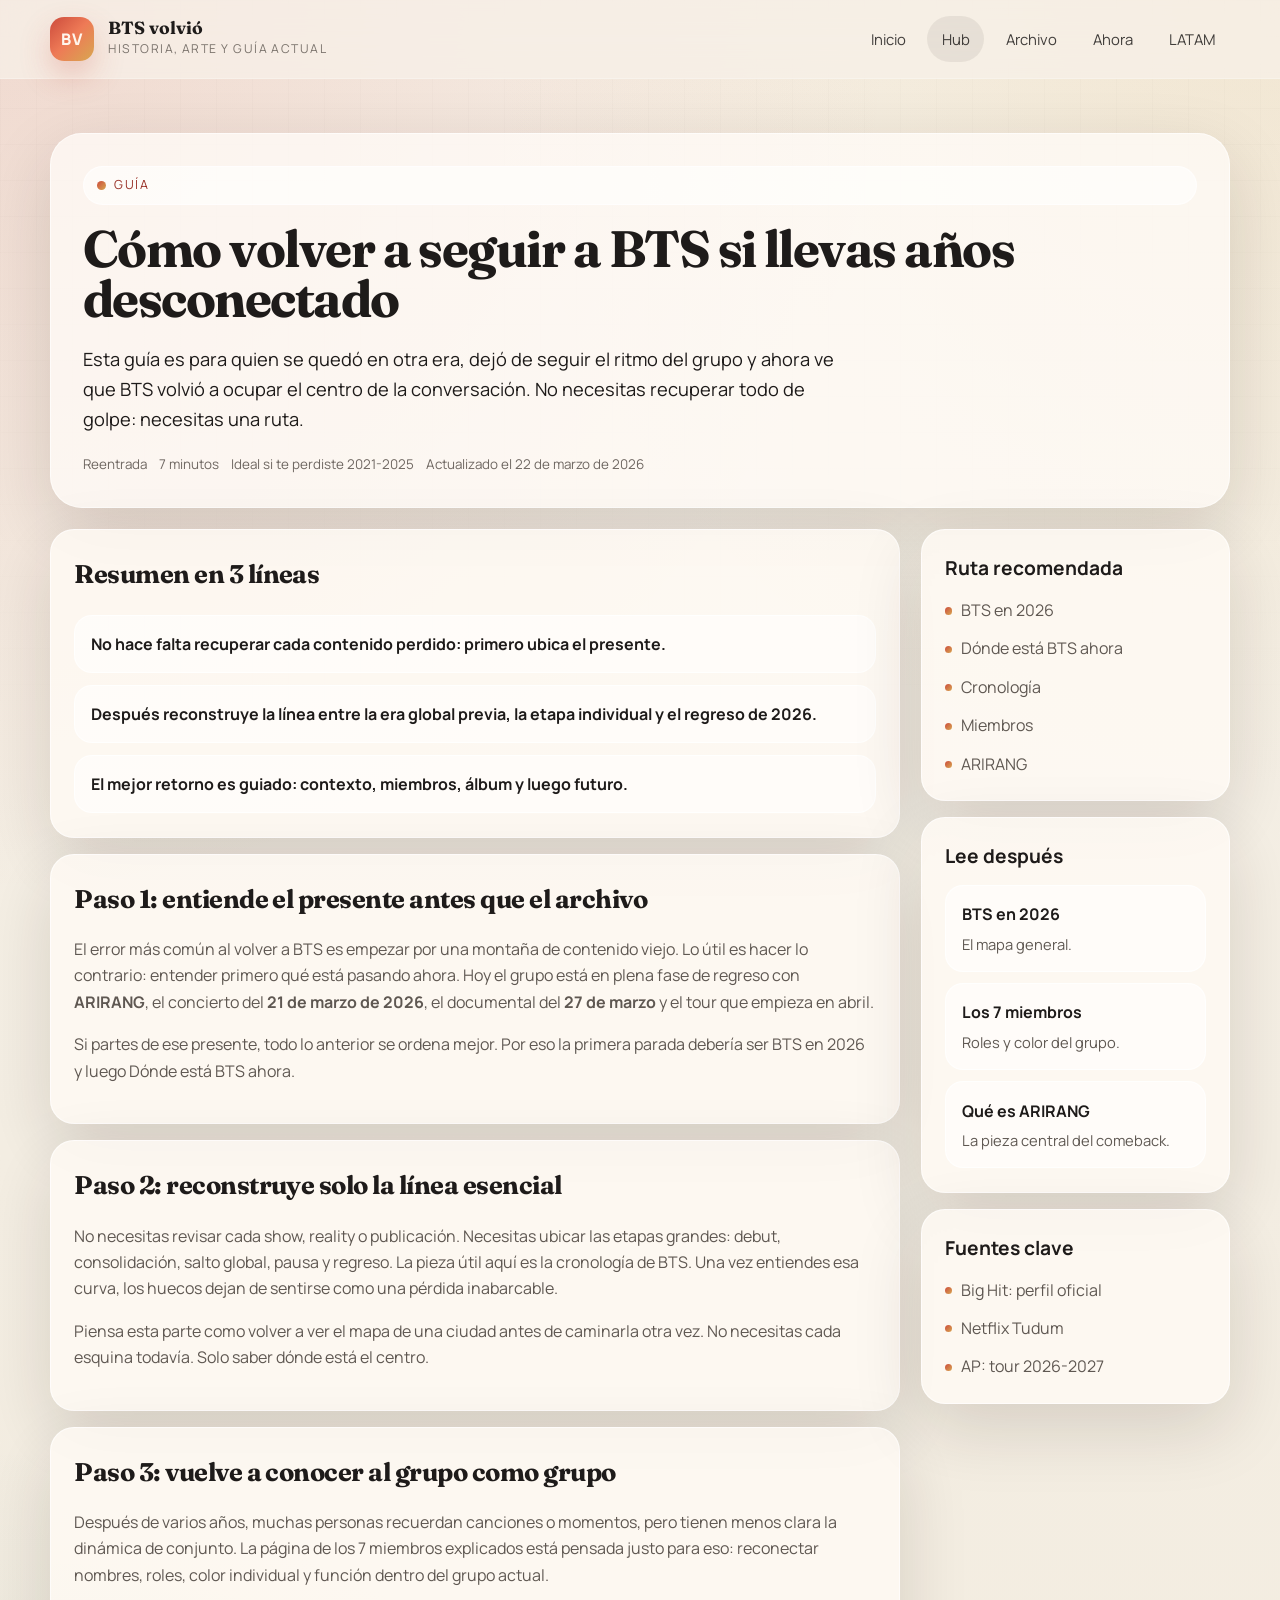
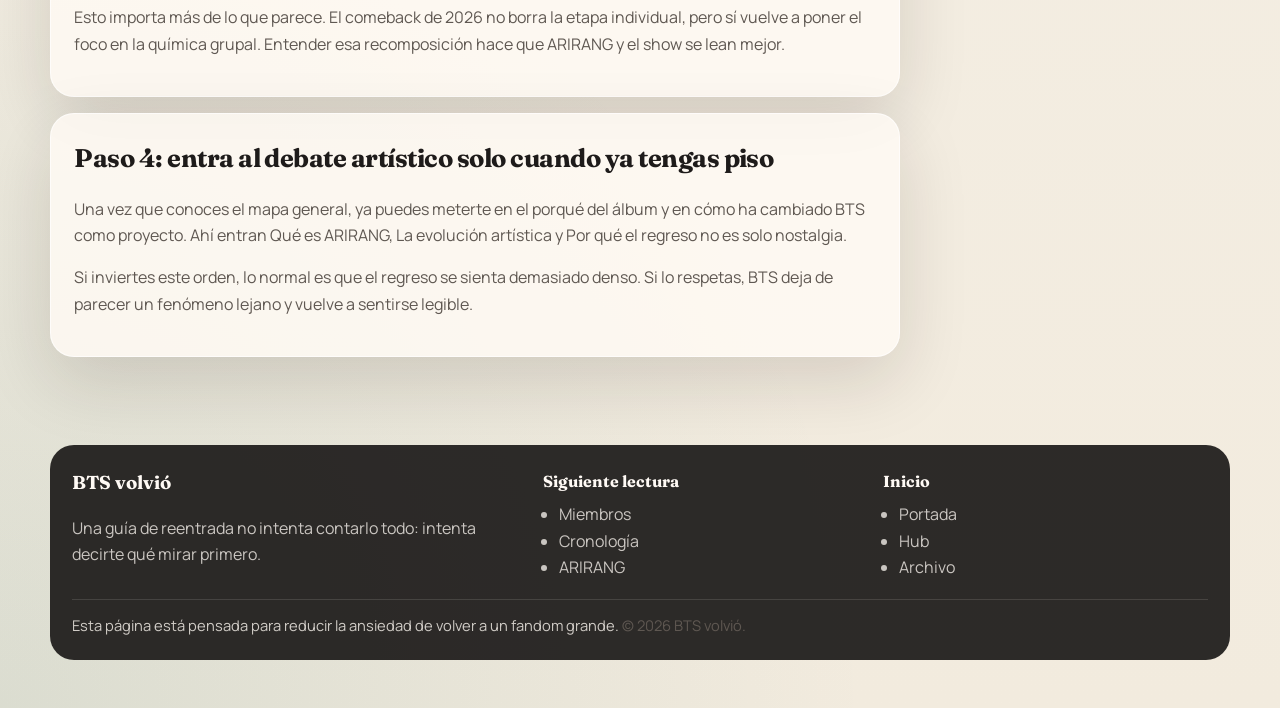
<file: pages/guia-volver-a-bts.html>
<!DOCTYPE html>
<html lang="es">
  <head>
    <meta charset="utf-8" />
    <meta name="viewport" content="width=device-width, initial-scale=1" />
    <title>Cómo volver a seguir a BTS si llevas años desconectado</title>
    <meta
      name="description"
      content="Una guía práctica en español para volver a seguir a BTS en 2026 si te alejaste durante algunos años."
    />
    <meta name="author" content="BTS volvió" />
    <meta name="robots" content="index,follow,max-image-preview:large" />
    <meta name="theme-color" content="#cc4b3c" />
    <link rel="canonical" href="https://bts-volvio.example/pages/guia-volver-a-bts.html" />
    <meta property="og:type" content="article" />
    <meta property="og:site_name" content="BTS volvió" />
    <meta property="og:locale" content="es_MX" />
    <meta property="og:title" content="Cómo volver a seguir a BTS si llevas años desconectado" />
    <meta
      property="og:description"
      content="La ruta más útil para retomar a BTS después de años fuera del ritmo del grupo."
    />
    <meta property="og:url" content="https://bts-volvio.example/pages/guia-volver-a-bts.html" />
    <meta property="og:image" content="https://bts-volvio.example/assets/og/bts-volvio-cover.svg" />
    <meta property="og:image:alt" content="BTS volvió, hub editorial en español sobre el regreso de BTS." />
    <meta property="og:image:width" content="1200" />
    <meta property="og:image:height" content="630" />
    <meta property="article:published_time" content="2026-03-22" />
    <meta property="article:modified_time" content="2026-03-22" />
    <meta name="twitter:card" content="summary_large_image" />
    <meta name="twitter:title" content="Cómo volver a seguir a BTS si llevas años desconectado" />
    <meta
      name="twitter:description"
      content="La ruta más útil para retomar a BTS después de años fuera del ritmo del grupo."
    />
    <meta name="twitter:image" content="https://bts-volvio.example/assets/og/bts-volvio-cover.svg" />
    <meta name="twitter:image:alt" content="BTS volvió, hub editorial en español sobre el regreso de BTS." />
    <link rel="icon" href="../assets/icons/favicon.svg" type="image/svg+xml" />
    <link rel="manifest" href="../site.webmanifest" />
    <link rel="preconnect" href="https://fonts.googleapis.com" />
    <link rel="preconnect" href="https://fonts.gstatic.com" crossorigin />
    <link
      href="https://fonts.googleapis.com/css2?family=Fraunces:opsz,wght@9..144,600;9..144,700&family=Manrope:wght@400;500;700;800&display=swap"
      rel="stylesheet"
    />
    <link rel="stylesheet" href="../styles/site.css" />
    <script type="application/ld+json">
      {
        "@context": "https://schema.org",
        "@type": "Article",
        "headline": "Cómo volver a seguir a BTS si llevas años desconectado",
        "description": "Una guía práctica en español para volver a seguir a BTS en 2026 si te alejaste durante algunos años.",
        "inLanguage": "es",
        "datePublished": "2026-03-22",
        "dateModified": "2026-03-22",
        "image": "https://bts-volvio.example/assets/og/bts-volvio-cover.svg",
        "author": {
          "@type": "Organization",
          "name": "BTS volvió"
        },
        "publisher": {
          "@type": "Organization",
          "name": "BTS volvió",
          "logo": {
            "@type": "ImageObject",
            "url": "https://bts-volvio.example/assets/icons/favicon.svg"
          }
        },
        "mainEntityOfPage": {
          "@type": "WebPage",
          "@id": "https://bts-volvio.example/pages/guia-volver-a-bts.html"
        }
      }
    </script>
  </head>
  <body>
    <div class="page-shell">
      <header class="site-header" data-open="false">
        <div class="container site-header__inner">
          <div class="site-header__top">
            <a class="brand" href="../index.html" aria-label="BTS volvió, inicio">
              <span class="brand__mark">BV</span>
              <span class="brand__text">
                <span class="brand__title">BTS volvió</span>
                <span class="brand__meta">Historia, arte y guía actual</span>
              </span>
            </a>
            <button class="nav-toggle" type="button" aria-expanded="false" aria-label="Abrir navegación">
              Menú
            </button>
          </div>
          <nav class="site-nav" aria-label="Principal">
            <a href="../index.html">Inicio</a>
            <a href="../index.html#hub" aria-current="page">Hub</a>
            <a href="../index.html#archivo">Archivo</a>
            <a href="../index.html#ahora">Ahora</a>
            <a href="../index.html#latam">LATAM</a>
          </nav>
        </div>
      </header>

      <main class="article-shell">
        <section class="page-hero">
          <div class="container page-hero__wrap">
            <span class="eyebrow">Guía</span>
            <h1 class="page-title">Cómo volver a seguir a BTS si llevas años desconectado</h1>
            <p class="page-subtitle">
              Esta guía es para quien se quedó en otra era, dejó de seguir el ritmo del grupo y ahora ve que BTS volvió
              a ocupar el centro de la conversación. No necesitas recuperar todo de golpe: necesitas una ruta.
            </p>
            <div class="meta-line">
              <span>Reentrada</span>
              <span>7 minutos</span>
              <span>Ideal si te perdiste 2021-2025</span>
              <span>Actualizado el 22 de marzo de 2026</span>
            </div>
          </div>
        </section>

        <div class="container article-layout">
          <div class="article-main">
            <section class="article-section">
              <h2>Resumen en 3 líneas</h2>
              <div class="summary-rail">
                <div class="summary-line">No hace falta recuperar cada contenido perdido: primero ubica el presente.</div>
                <div class="summary-line">Después reconstruye la línea entre la era global previa, la etapa individual y el regreso de 2026.</div>
                <div class="summary-line">El mejor retorno es guiado: contexto, miembros, álbum y luego futuro.</div>
              </div>
            </section>

            <section class="article-section">
              <h2>Paso 1: entiende el presente antes que el archivo</h2>
              <p>
                El error más común al volver a BTS es empezar por una montaña de contenido viejo. Lo útil es hacer lo
                contrario: entender primero qué está pasando ahora. Hoy el grupo está en plena fase de regreso con
                <strong>ARIRANG</strong>, el concierto del <strong>21 de marzo de 2026</strong>, el documental del
                <strong>27 de marzo</strong> y el tour que empieza en abril.
              </p>
              <p>
                Si partes de ese presente, todo lo anterior se ordena mejor. Por eso la primera parada debería ser
                <a href="bts-en-2026.html">BTS en 2026</a> y luego <a href="donde-esta-bts-ahora.html">Dónde está BTS ahora</a>.
              </p>
            </section>

            <section class="article-section">
              <h2>Paso 2: reconstruye solo la línea esencial</h2>
              <p>
                No necesitas revisar cada show, reality o publicación. Necesitas ubicar las etapas grandes: debut,
                consolidación, salto global, pausa y regreso. La pieza útil aquí es la
                <a href="cronologia-bts.html">cronología de BTS</a>. Una vez entiendes esa curva, los huecos dejan de
                sentirse como una pérdida inabarcable.
              </p>
              <p>
                Piensa esta parte como volver a ver el mapa de una ciudad antes de caminarla otra vez. No necesitas cada
                esquina todavía. Solo saber dónde está el centro.
              </p>
            </section>

            <section class="article-section">
              <h2>Paso 3: vuelve a conocer al grupo como grupo</h2>
              <p>
                Después de varios años, muchas personas recuerdan canciones o momentos, pero tienen menos clara la
                dinámica de conjunto. La página de <a href="miembros-bts.html">los 7 miembros explicados</a> está pensada
                justo para eso: reconectar nombres, roles, color individual y función dentro del grupo actual.
              </p>
              <p>
                Esto importa más de lo que parece. El comeback de 2026 no borra la etapa individual, pero sí vuelve a
                poner el foco en la química grupal. Entender esa recomposición hace que ARIRANG y el show se lean mejor.
              </p>
            </section>

            <section class="article-section">
              <h2>Paso 4: entra al debate artístico solo cuando ya tengas piso</h2>
              <p>
                Una vez que conoces el mapa general, ya puedes meterte en el porqué del álbum y en cómo ha cambiado BTS
                como proyecto. Ahí entran <a href="que-es-arirang.html">Qué es ARIRANG</a>,
                <a href="evolucion-artistica-bts.html">La evolución artística</a> y
                <a href="regreso-bts-no-es-solo-nostalgia.html">Por qué el regreso no es solo nostalgia</a>.
              </p>
              <p>
                Si inviertes este orden, lo normal es que el regreso se sienta demasiado denso. Si lo respetas, BTS deja
                de parecer un fenómeno lejano y vuelve a sentirse legible.
              </p>
            </section>
          </div>

          <aside class="article-aside">
            <section class="aside-panel">
              <h3>Ruta recomendada</h3>
              <ul class="key-points">
                <li>BTS en 2026</li>
                <li>Dónde está BTS ahora</li>
                <li>Cronología</li>
                <li>Miembros</li>
                <li>ARIRANG</li>
              </ul>
            </section>

            <section class="aside-panel">
              <h3>Lee después</h3>
              <div class="link-stack">
                <a class="link-card" href="bts-en-2026.html">
                  <strong>BTS en 2026</strong>
                  <span>El mapa general.</span>
                </a>
                <a class="link-card" href="miembros-bts.html">
                  <strong>Los 7 miembros</strong>
                  <span>Roles y color del grupo.</span>
                </a>
                <a class="link-card" href="que-es-arirang.html">
                  <strong>Qué es ARIRANG</strong>
                  <span>La pieza central del comeback.</span>
                </a>
              </div>
            </section>

            <section class="aside-panel">
              <h3>Fuentes clave</h3>
              <ul class="source-list">
                <li><a href="https://ibighit.com/bts/eng/profile/index.html">Big Hit: perfil oficial</a></li>
                <li><a href="https://www.netflix.com/tudum/articles/bts-live-concert-documentary-release-date-news">Netflix Tudum</a></li>
                <li><a href="https://apnews.com/article/bts-world-tour-kpop-2026-2027-01db0e428723c0febc514373969333bd">AP: tour 2026-2027</a></li>
              </ul>
            </section>
          </aside>
        </div>
      </main>

      <footer class="site-footer">
        <div class="container site-footer__wrap">
          <div class="site-footer__grid">
            <div>
              <h3>BTS volvió</h3>
              <p>Una guía de reentrada no intenta contarlo todo: intenta decirte qué mirar primero.</p>
            </div>
            <div>
              <h4>Siguiente lectura</h4>
              <ul>
                <li><a href="miembros-bts.html">Miembros</a></li>
                <li><a href="cronologia-bts.html">Cronología</a></li>
                <li><a href="que-es-arirang.html">ARIRANG</a></li>
              </ul>
            </div>
            <div>
              <h4>Inicio</h4>
              <ul>
                <li><a href="../index.html">Portada</a></li>
                <li><a href="../index.html#hub">Hub</a></li>
                <li><a href="../index.html#archivo">Archivo</a></li>
              </ul>
            </div>
          </div>
          <div class="footer-note">
            Esta página está pensada para reducir la ansiedad de volver a un fandom grande.
            <span class="muted"> © <span data-current-year></span> BTS volvió.</span>
          </div>
        </div>
      </footer>
    </div>

    <script src="../scripts/site.js"></script>
  </body>
</html>
</file>
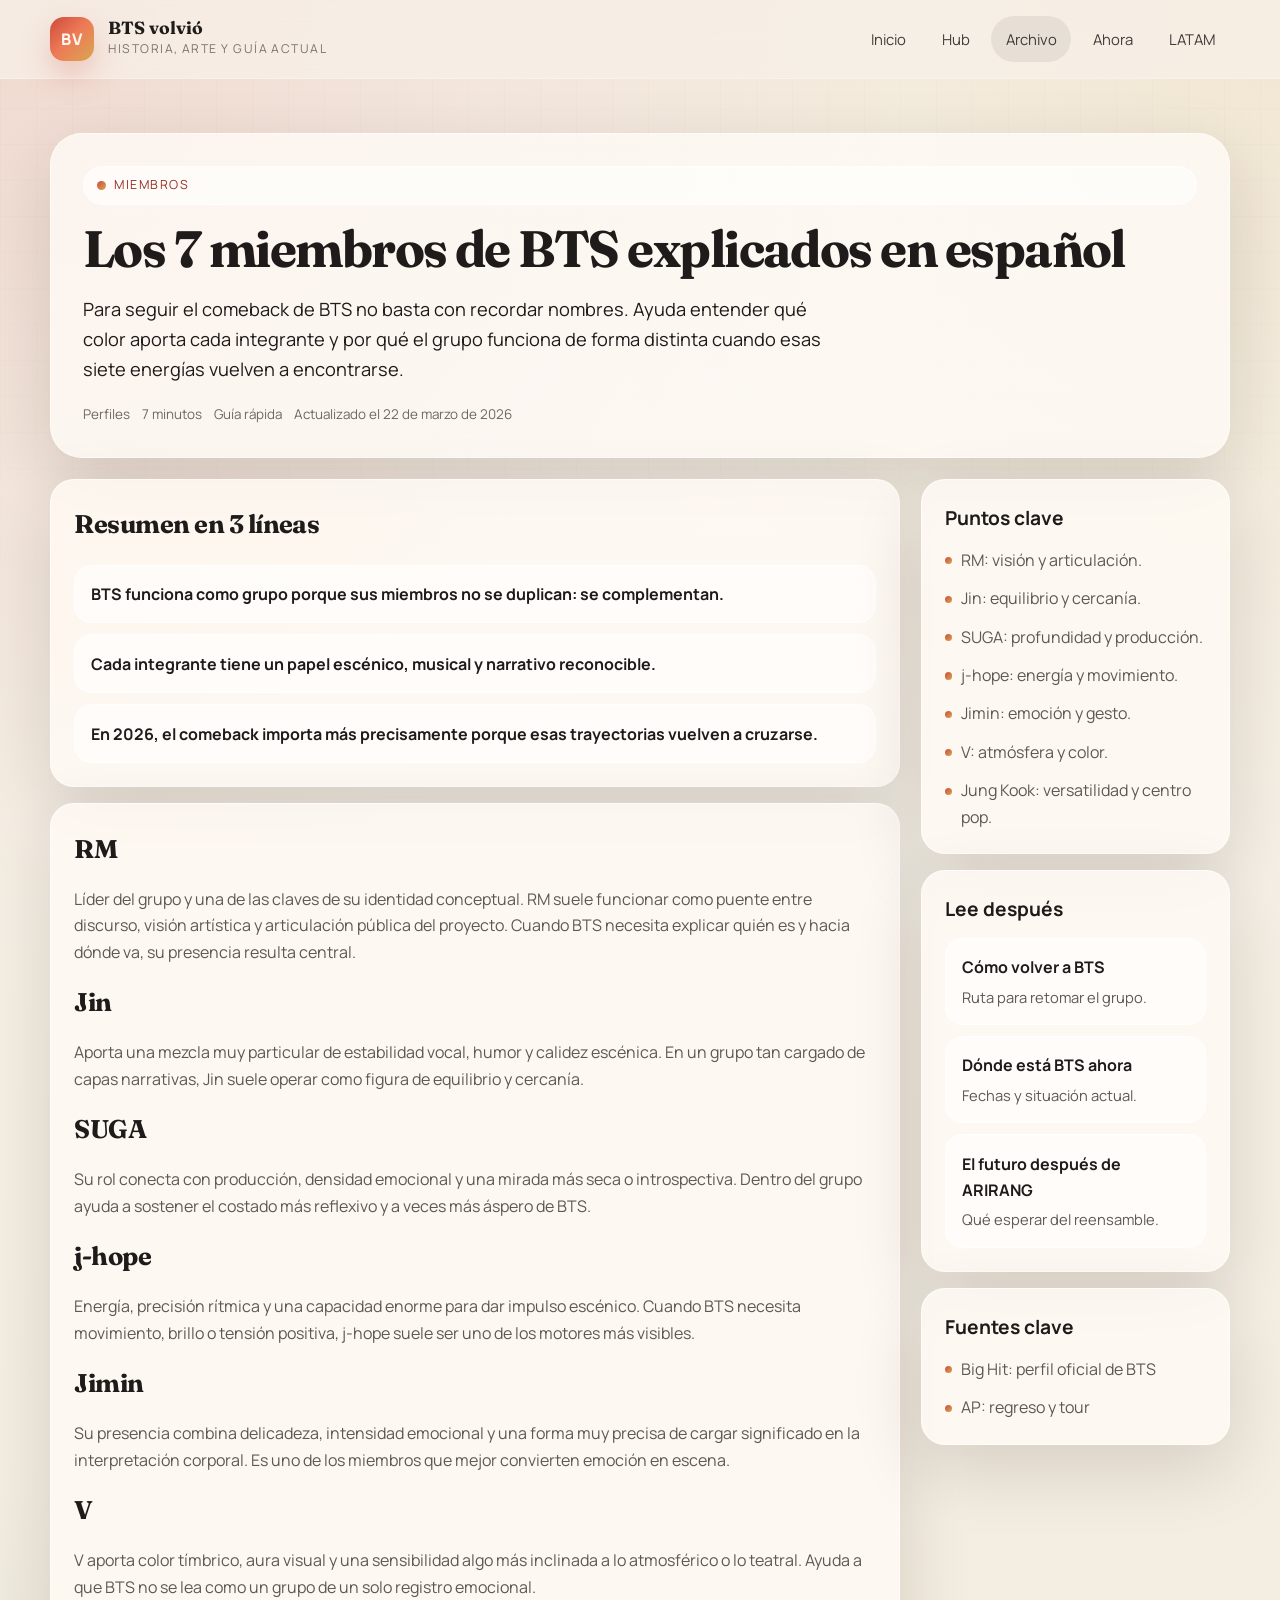
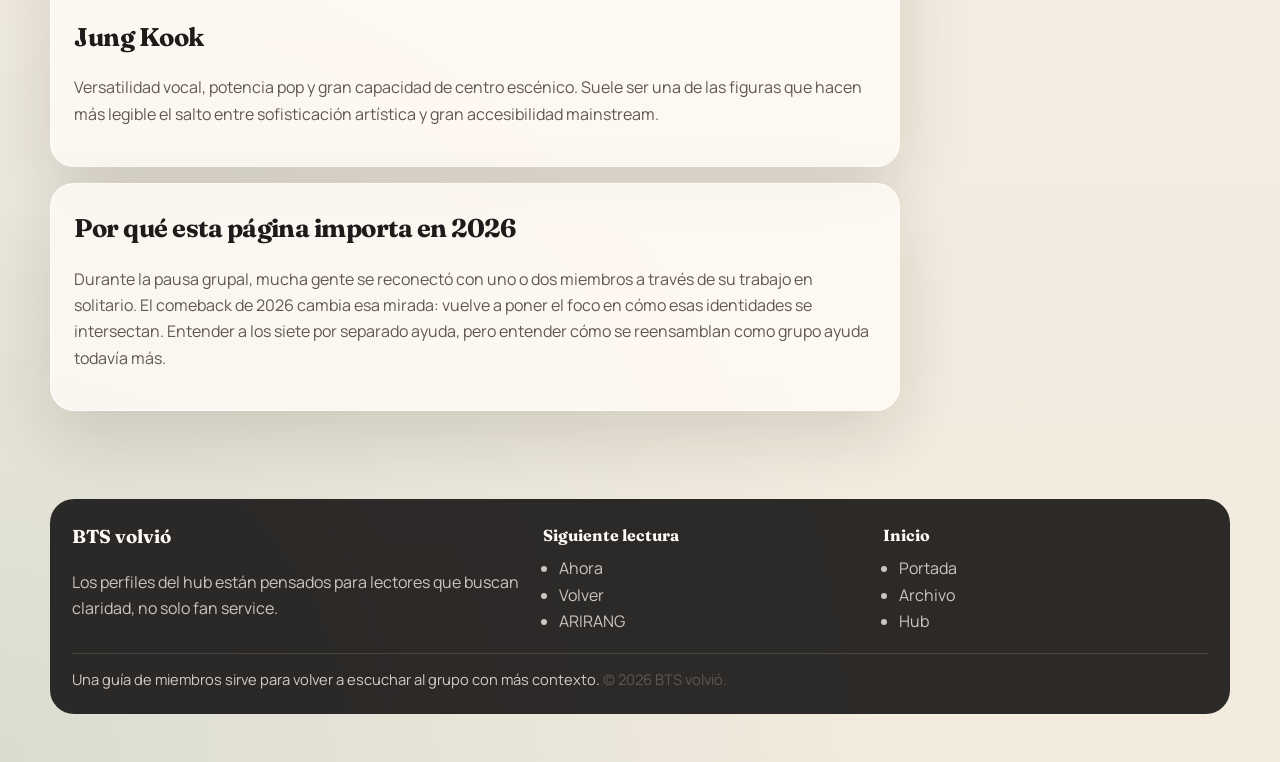
<file: pages/miembros-bts.html>
<!DOCTYPE html>
<html lang="es">
  <head>
    <meta charset="utf-8" />
    <meta name="viewport" content="width=device-width, initial-scale=1" />
    <title>Los 7 miembros de BTS explicados en español</title>
    <meta
      name="description"
      content="Una guía clara para entender quién es quién en BTS, qué aporta cada miembro y cómo encajan en el comeback de 2026."
    />
    <meta name="author" content="BTS volvió" />
    <meta name="robots" content="index,follow,max-image-preview:large" />
    <meta name="theme-color" content="#cc4b3c" />
    <link rel="canonical" href="https://bts-volvio.example/pages/miembros-bts.html" />
    <meta property="og:type" content="article" />
    <meta property="og:site_name" content="BTS volvió" />
    <meta property="og:locale" content="es_MX" />
    <meta property="og:title" content="Los 7 miembros de BTS explicados en español" />
    <meta
      property="og:description"
      content="Perfiles rápidos y útiles de RM, Jin, SUGA, j-hope, Jimin, V y Jung Kook."
    />
    <meta property="og:url" content="https://bts-volvio.example/pages/miembros-bts.html" />
    <meta property="og:image" content="https://bts-volvio.example/assets/og/bts-volvio-cover.svg" />
    <meta property="og:image:alt" content="BTS volvió, hub editorial en español sobre el regreso de BTS." />
    <meta property="og:image:width" content="1200" />
    <meta property="og:image:height" content="630" />
    <meta property="article:published_time" content="2026-03-22" />
    <meta property="article:modified_time" content="2026-03-22" />
    <meta name="twitter:card" content="summary_large_image" />
    <meta name="twitter:title" content="Los 7 miembros de BTS explicados en español" />
    <meta
      name="twitter:description"
      content="Perfiles rápidos y útiles de RM, Jin, SUGA, j-hope, Jimin, V y Jung Kook."
    />
    <meta name="twitter:image" content="https://bts-volvio.example/assets/og/bts-volvio-cover.svg" />
    <meta name="twitter:image:alt" content="BTS volvió, hub editorial en español sobre el regreso de BTS." />
    <link rel="icon" href="../assets/icons/favicon.svg" type="image/svg+xml" />
    <link rel="manifest" href="../site.webmanifest" />
    <link rel="preconnect" href="https://fonts.googleapis.com" />
    <link rel="preconnect" href="https://fonts.gstatic.com" crossorigin />
    <link
      href="https://fonts.googleapis.com/css2?family=Fraunces:opsz,wght@9..144,600;9..144,700&family=Manrope:wght@400;500;700;800&display=swap"
      rel="stylesheet"
    />
    <link rel="stylesheet" href="../styles/site.css" />
    <script type="application/ld+json">
      {
        "@context": "https://schema.org",
        "@type": "Article",
        "headline": "Los 7 miembros de BTS explicados en español",
        "description": "Una guía clara para entender quién es quién en BTS, qué aporta cada miembro y cómo encajan en el comeback de 2026.",
        "inLanguage": "es",
        "datePublished": "2026-03-22",
        "dateModified": "2026-03-22",
        "image": "https://bts-volvio.example/assets/og/bts-volvio-cover.svg",
        "author": {
          "@type": "Organization",
          "name": "BTS volvió"
        },
        "publisher": {
          "@type": "Organization",
          "name": "BTS volvió",
          "logo": {
            "@type": "ImageObject",
            "url": "https://bts-volvio.example/assets/icons/favicon.svg"
          }
        },
        "mainEntityOfPage": {
          "@type": "WebPage",
          "@id": "https://bts-volvio.example/pages/miembros-bts.html"
        }
      }
    </script>
  </head>
  <body>
    <div class="page-shell">
      <header class="site-header" data-open="false">
        <div class="container site-header__inner">
          <div class="site-header__top">
            <a class="brand" href="../index.html" aria-label="BTS volvió, inicio">
              <span class="brand__mark">BV</span>
              <span class="brand__text">
                <span class="brand__title">BTS volvió</span>
                <span class="brand__meta">Historia, arte y guía actual</span>
              </span>
            </a>
            <button class="nav-toggle" type="button" aria-expanded="false" aria-label="Abrir navegación">
              Menú
            </button>
          </div>
          <nav class="site-nav" aria-label="Principal">
            <a href="../index.html">Inicio</a>
            <a href="../index.html#hub">Hub</a>
            <a href="../index.html#archivo" aria-current="page">Archivo</a>
            <a href="../index.html#ahora">Ahora</a>
            <a href="../index.html#latam">LATAM</a>
          </nav>
        </div>
      </header>

      <main class="article-shell">
        <section class="page-hero">
          <div class="container page-hero__wrap">
            <span class="eyebrow">Miembros</span>
            <h1 class="page-title">Los 7 miembros de BTS explicados en español</h1>
            <p class="page-subtitle">
              Para seguir el comeback de BTS no basta con recordar nombres. Ayuda entender qué color aporta cada
              integrante y por qué el grupo funciona de forma distinta cuando esas siete energías vuelven a encontrarse.
            </p>
            <div class="meta-line">
              <span>Perfiles</span>
              <span>7 minutos</span>
              <span>Guía rápida</span>
              <span>Actualizado el 22 de marzo de 2026</span>
            </div>
          </div>
        </section>

        <div class="container article-layout">
          <div class="article-main">
            <section class="article-section">
              <h2>Resumen en 3 líneas</h2>
              <div class="summary-rail">
                <div class="summary-line">BTS funciona como grupo porque sus miembros no se duplican: se complementan.</div>
                <div class="summary-line">Cada integrante tiene un papel escénico, musical y narrativo reconocible.</div>
                <div class="summary-line">En 2026, el comeback importa más precisamente porque esas trayectorias vuelven a cruzarse.</div>
              </div>
            </section>

            <section class="article-section">
              <h2>RM</h2>
              <p>
                Líder del grupo y una de las claves de su identidad conceptual. RM suele funcionar como puente entre
                discurso, visión artística y articulación pública del proyecto. Cuando BTS necesita explicar quién es y
                hacia dónde va, su presencia resulta central.
              </p>

              <h2>Jin</h2>
              <p>
                Aporta una mezcla muy particular de estabilidad vocal, humor y calidez escénica. En un grupo tan cargado
                de capas narrativas, Jin suele operar como figura de equilibrio y cercanía.
              </p>

              <h2>SUGA</h2>
              <p>
                Su rol conecta con producción, densidad emocional y una mirada más seca o introspectiva. Dentro del grupo
                ayuda a sostener el costado más reflexivo y a veces más áspero de BTS.
              </p>

              <h2>j-hope</h2>
              <p>
                Energía, precisión rítmica y una capacidad enorme para dar impulso escénico. Cuando BTS necesita
                movimiento, brillo o tensión positiva, j-hope suele ser uno de los motores más visibles.
              </p>

              <h2>Jimin</h2>
              <p>
                Su presencia combina delicadeza, intensidad emocional y una forma muy precisa de cargar significado en la
                interpretación corporal. Es uno de los miembros que mejor convierten emoción en escena.
              </p>

              <h2>V</h2>
              <p>
                V aporta color tímbrico, aura visual y una sensibilidad algo más inclinada a lo atmosférico o lo
                teatral. Ayuda a que BTS no se lea como un grupo de un solo registro emocional.
              </p>

              <h2>Jung Kook</h2>
              <p>
                Versatilidad vocal, potencia pop y gran capacidad de centro escénico. Suele ser una de las figuras que
                hacen más legible el salto entre sofisticación artística y gran accesibilidad mainstream.
              </p>
            </section>

            <section class="article-section">
              <h2>Por qué esta página importa en 2026</h2>
              <p>
                Durante la pausa grupal, mucha gente se reconectó con uno o dos miembros a través de su trabajo en solitario.
                El comeback de 2026 cambia esa mirada: vuelve a poner el foco en cómo esas identidades se intersectan.
                Entender a los siete por separado ayuda, pero entender cómo se reensamblan como grupo ayuda todavía más.
              </p>
            </section>
          </div>

          <aside class="article-aside">
            <section class="aside-panel">
              <h3>Puntos clave</h3>
              <ul class="key-points">
                <li>RM: visión y articulación.</li>
                <li>Jin: equilibrio y cercanía.</li>
                <li>SUGA: profundidad y producción.</li>
                <li>j-hope: energía y movimiento.</li>
                <li>Jimin: emoción y gesto.</li>
                <li>V: atmósfera y color.</li>
                <li>Jung Kook: versatilidad y centro pop.</li>
              </ul>
            </section>

            <section class="aside-panel">
              <h3>Lee después</h3>
              <div class="link-stack">
                <a class="link-card" href="guia-volver-a-bts.html">
                  <strong>Cómo volver a BTS</strong>
                  <span>Ruta para retomar el grupo.</span>
                </a>
                <a class="link-card" href="donde-esta-bts-ahora.html">
                  <strong>Dónde está BTS ahora</strong>
                  <span>Fechas y situación actual.</span>
                </a>
                <a class="link-card" href="futuro-bts-despues-de-arirang.html">
                  <strong>El futuro después de ARIRANG</strong>
                  <span>Qué esperar del reensamble.</span>
                </a>
              </div>
            </section>

            <section class="aside-panel">
              <h3>Fuentes clave</h3>
              <ul class="source-list">
                <li><a href="https://ibighit.com/bts/eng/profile/index.html">Big Hit: perfil oficial de BTS</a></li>
                <li><a href="https://apnews.com/article/bts-world-tour-kpop-2026-2027-01db0e428723c0febc514373969333bd">AP: regreso y tour</a></li>
              </ul>
            </section>
          </aside>
        </div>
      </main>

      <footer class="site-footer">
        <div class="container site-footer__wrap">
          <div class="site-footer__grid">
            <div>
              <h3>BTS volvió</h3>
              <p>Los perfiles del hub están pensados para lectores que buscan claridad, no solo fan service.</p>
            </div>
            <div>
              <h4>Siguiente lectura</h4>
              <ul>
                <li><a href="donde-esta-bts-ahora.html">Ahora</a></li>
                <li><a href="guia-volver-a-bts.html">Volver</a></li>
                <li><a href="que-es-arirang.html">ARIRANG</a></li>
              </ul>
            </div>
            <div>
              <h4>Inicio</h4>
              <ul>
                <li><a href="../index.html">Portada</a></li>
                <li><a href="../index.html#archivo">Archivo</a></li>
                <li><a href="../index.html#hub">Hub</a></li>
              </ul>
            </div>
          </div>
          <div class="footer-note">
            Una guía de miembros sirve para volver a escuchar al grupo con más contexto.
            <span class="muted"> © <span data-current-year></span> BTS volvió.</span>
          </div>
        </div>
      </footer>
    </div>

    <script src="../scripts/site.js"></script>
  </body>
</html>
</file>
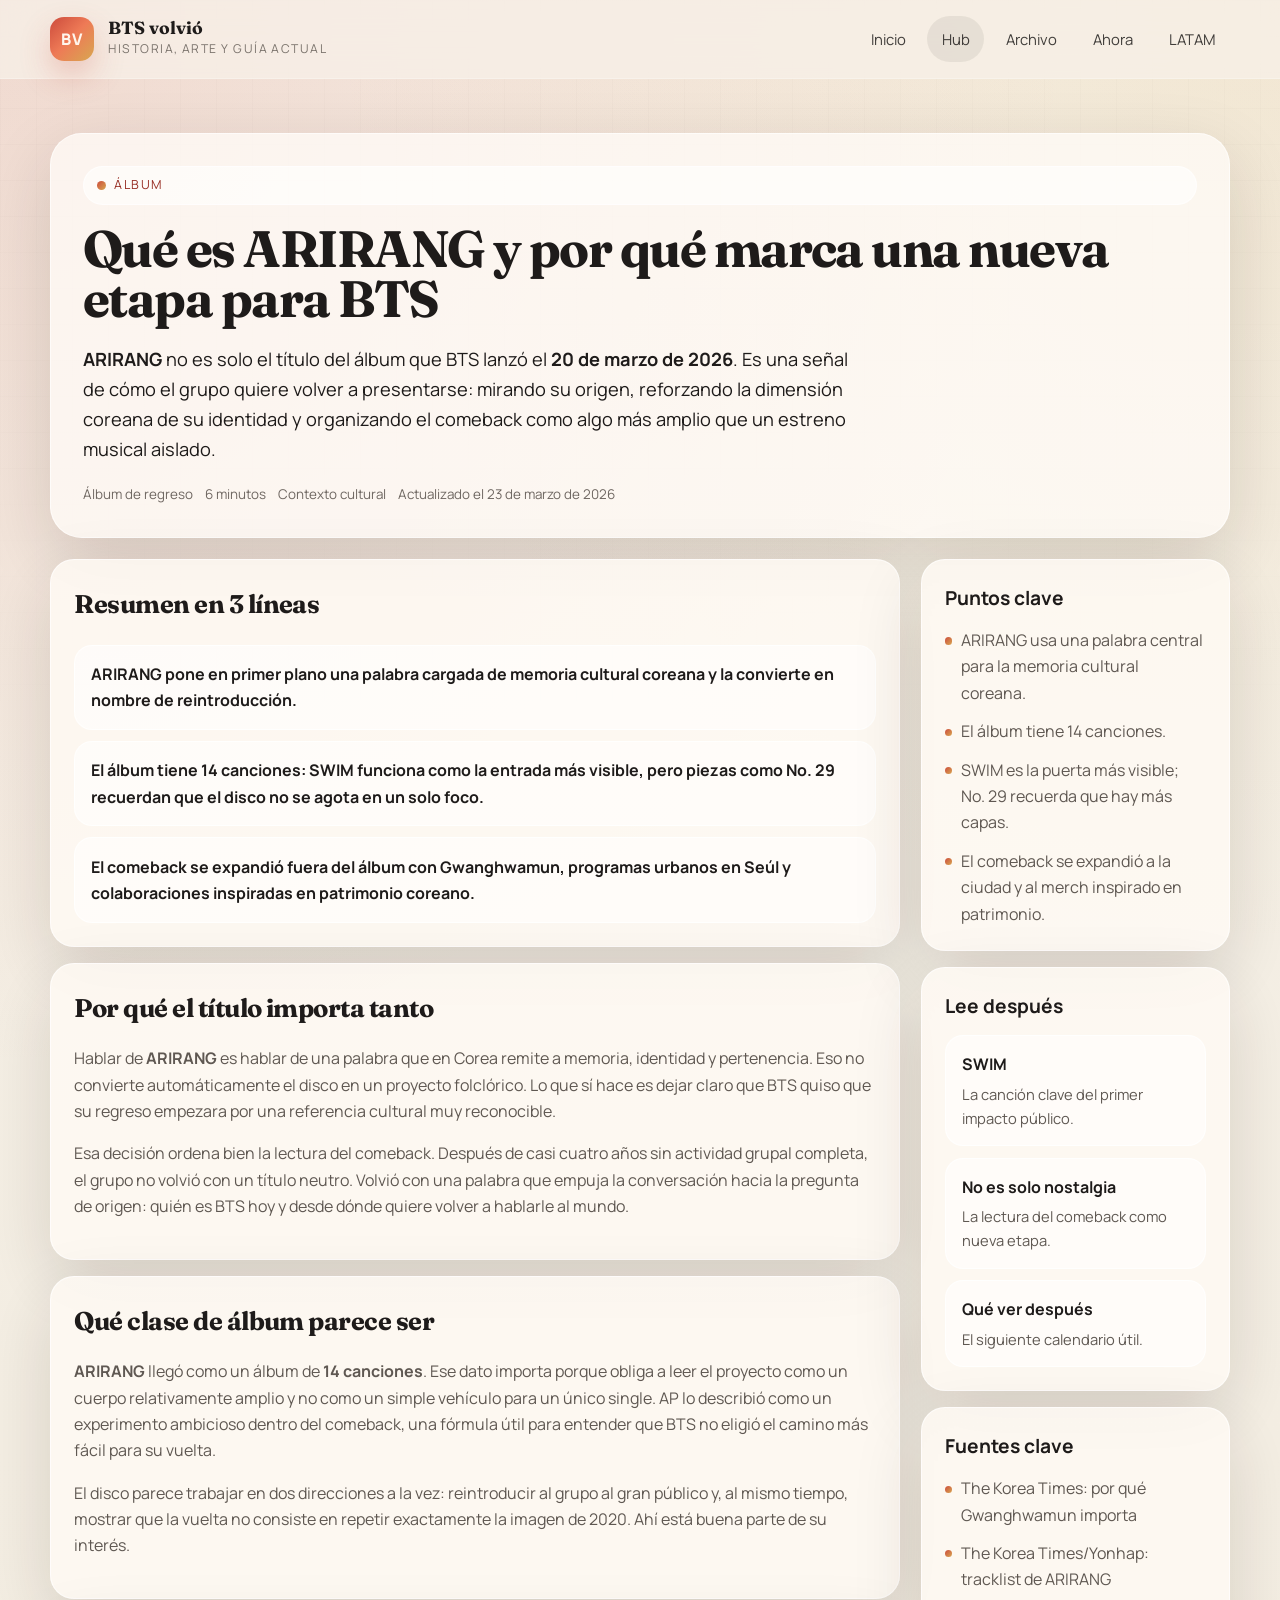
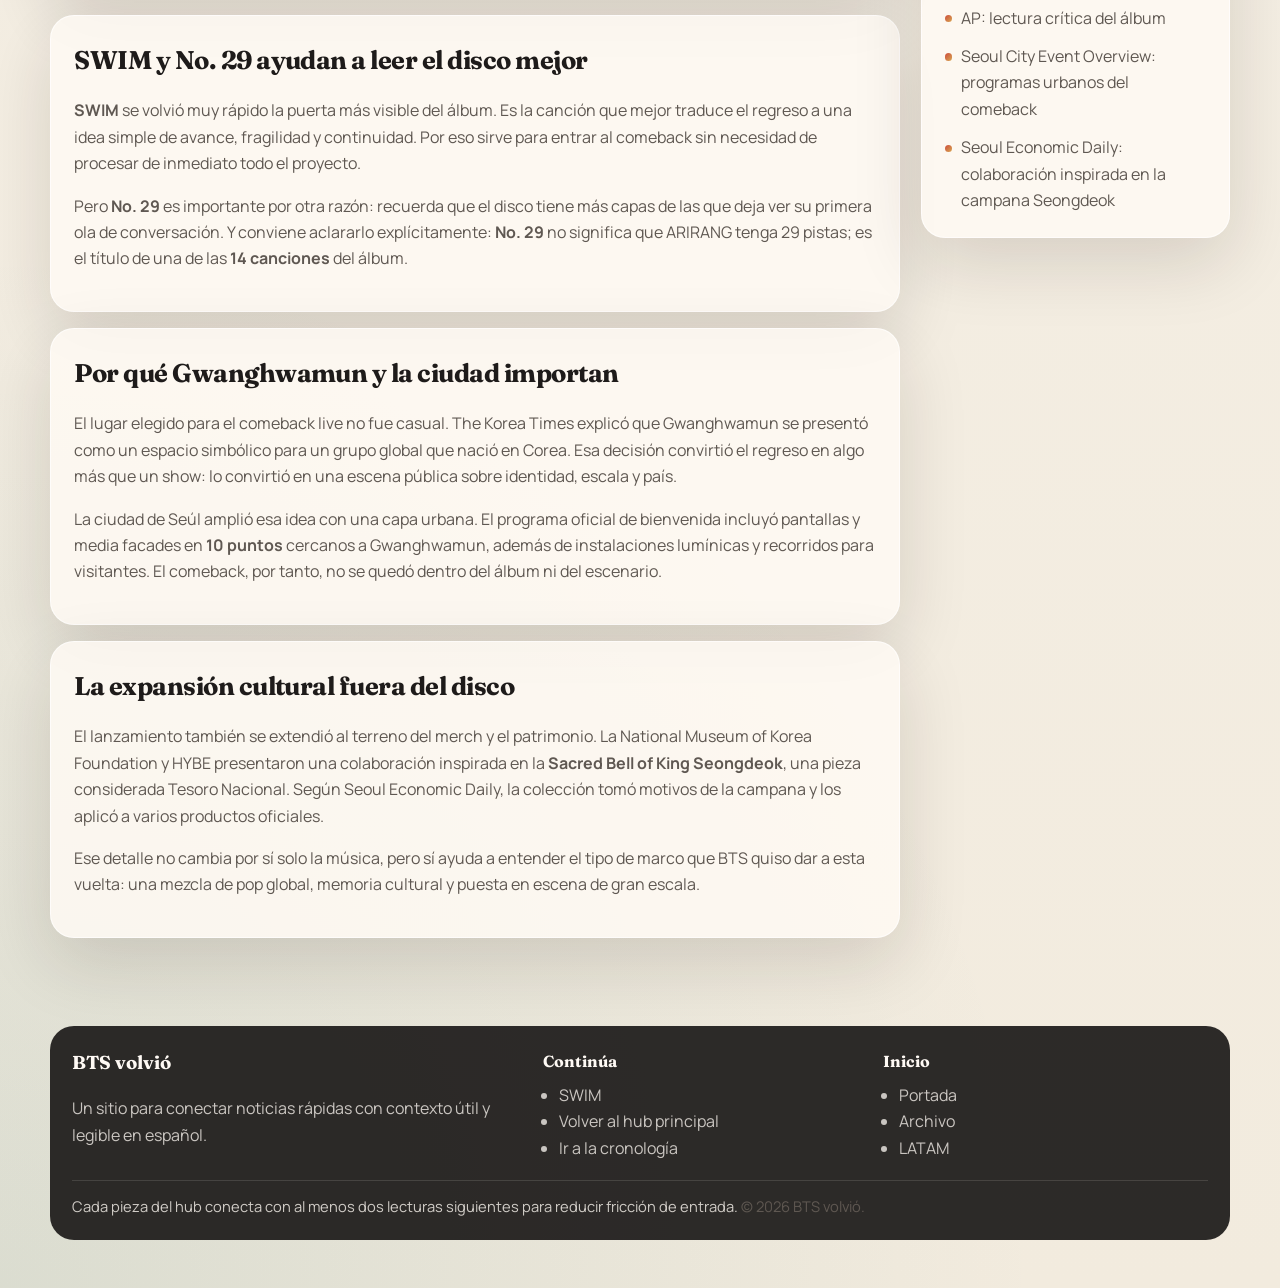
<file: pages/que-es-arirang.html>
<!DOCTYPE html>
<html lang="es">
  <head>
    <meta charset="utf-8" />
    <meta name="viewport" content="width=device-width, initial-scale=1" />
    <title>Qué es ARIRANG y por qué marca una nueva etapa para BTS</title>
    <meta
      name="description"
      content="Una guía en español para entender ARIRANG en 2026: por qué el título importa, cómo se organiza su álbum de 14 canciones y qué relación guarda con SWIM, Gwanghwamun y la nueva etapa de BTS."
    />
    <meta name="author" content="BTS volvió" />
    <meta name="robots" content="index,follow,max-image-preview:large" />
    <meta name="theme-color" content="#cc4b3c" />
    <link rel="canonical" href="https://bts-volvio.example/pages/que-es-arirang.html" />
    <meta property="og:type" content="article" />
    <meta property="og:site_name" content="BTS volvió" />
    <meta property="og:locale" content="es_MX" />
    <meta property="og:title" content="Qué es ARIRANG y por qué marca una nueva etapa para BTS" />
    <meta
      property="og:description"
      content="El significado del álbum de regreso de BTS y cómo se conecta con identidad coreana, SWIM y la escala pública del comeback."
    />
    <meta property="og:url" content="https://bts-volvio.example/pages/que-es-arirang.html" />
    <meta property="og:image" content="https://bts-volvio.example/assets/og/bts-volvio-cover.svg" />
    <meta property="og:image:alt" content="BTS volvió, hub editorial en español sobre el regreso de BTS." />
    <meta property="og:image:width" content="1200" />
    <meta property="og:image:height" content="630" />
    <meta property="article:published_time" content="2026-03-22" />
    <meta property="article:modified_time" content="2026-03-23" />
    <meta name="twitter:card" content="summary_large_image" />
    <meta name="twitter:title" content="Qué es ARIRANG y por qué marca una nueva etapa para BTS" />
    <meta
      name="twitter:description"
      content="El significado del álbum de regreso de BTS y cómo se conecta con identidad coreana, SWIM y la escala pública del comeback."
    />
    <meta name="twitter:image" content="https://bts-volvio.example/assets/og/bts-volvio-cover.svg" />
    <meta name="twitter:image:alt" content="BTS volvió, hub editorial en español sobre el regreso de BTS." />
    <link rel="icon" href="../assets/icons/favicon.svg" type="image/svg+xml" />
    <link rel="manifest" href="../site.webmanifest" />
    <link rel="preconnect" href="https://fonts.googleapis.com" />
    <link rel="preconnect" href="https://fonts.gstatic.com" crossorigin />
    <link
      href="https://fonts.googleapis.com/css2?family=Fraunces:opsz,wght@9..144,600;9..144,700&family=Manrope:wght@400;500;700;800&display=swap"
      rel="stylesheet"
    />
    <link rel="stylesheet" href="../styles/site.css" />
    <script type="application/ld+json">
      {
        "@context": "https://schema.org",
        "@type": "Article",
        "headline": "Qué es ARIRANG y por qué marca una nueva etapa para BTS",
        "description": "Una guía en español para entender ARIRANG en 2026: por qué el título importa, cómo se organiza su álbum de 14 canciones y qué relación guarda con SWIM, Gwanghwamun y la nueva etapa de BTS.",
        "inLanguage": "es",
        "datePublished": "2026-03-22",
        "dateModified": "2026-03-23",
        "image": "https://bts-volvio.example/assets/og/bts-volvio-cover.svg",
        "author": {
          "@type": "Organization",
          "name": "BTS volvió"
        },
        "publisher": {
          "@type": "Organization",
          "name": "BTS volvió",
          "logo": {
            "@type": "ImageObject",
            "url": "https://bts-volvio.example/assets/icons/favicon.svg"
          }
        },
        "mainEntityOfPage": {
          "@type": "WebPage",
          "@id": "https://bts-volvio.example/pages/que-es-arirang.html"
        }
      }
    </script>
  </head>
  <body>
    <div class="page-shell">
      <header class="site-header" data-open="false">
        <div class="container site-header__inner">
          <div class="site-header__top">
            <a class="brand" href="../index.html" aria-label="BTS volvió, inicio">
              <span class="brand__mark">BV</span>
              <span class="brand__text">
                <span class="brand__title">BTS volvió</span>
                <span class="brand__meta">Historia, arte y guía actual</span>
              </span>
            </a>
            <button class="nav-toggle" type="button" aria-expanded="false" aria-label="Abrir navegación">
              Menú
            </button>
          </div>
          <nav class="site-nav" aria-label="Principal">
            <a href="../index.html">Inicio</a>
            <a href="../index.html#hub" aria-current="page">Hub</a>
            <a href="../index.html#archivo">Archivo</a>
            <a href="../index.html#ahora">Ahora</a>
            <a href="../index.html#latam">LATAM</a>
          </nav>
        </div>
      </header>

      <main class="article-shell">
        <section class="page-hero">
          <div class="container page-hero__wrap">
            <span class="eyebrow">Álbum</span>
            <h1 class="page-title">Qué es ARIRANG y por qué marca una nueva etapa para BTS</h1>
            <p class="page-subtitle">
              <strong>ARIRANG</strong> no es solo el título del álbum que BTS lanzó el <strong>20 de marzo de 2026</strong>.
              Es una señal de cómo el grupo quiere volver a presentarse: mirando su origen, reforzando la dimensión
              coreana de su identidad y organizando el comeback como algo más amplio que un estreno musical aislado.
            </p>
            <div class="meta-line">
              <span>Álbum de regreso</span>
              <span>6 minutos</span>
              <span>Contexto cultural</span>
              <span>Actualizado el 23 de marzo de 2026</span>
            </div>
          </div>
        </section>

        <div class="container article-layout">
          <div class="article-main">
            <section class="article-section">
              <h2>Resumen en 3 líneas</h2>
              <div class="summary-rail">
                <div class="summary-line">ARIRANG pone en primer plano una palabra cargada de memoria cultural coreana y la convierte en nombre de reintroducción.</div>
                <div class="summary-line">El álbum tiene <strong>14 canciones</strong>: <strong>SWIM</strong> funciona como la entrada más visible, pero piezas como <strong>No. 29</strong> recuerdan que el disco no se agota en un solo foco.</div>
                <div class="summary-line">El comeback se expandió fuera del álbum con Gwanghwamun, programas urbanos en Seúl y colaboraciones inspiradas en patrimonio coreano.</div>
              </div>
            </section>

            <section class="article-section">
              <h2>Por qué el título importa tanto</h2>
              <p>
                Hablar de <strong>ARIRANG</strong> es hablar de una palabra que en Corea remite a memoria, identidad y
                pertenencia. Eso no convierte automáticamente el disco en un proyecto folclórico. Lo que sí hace es
                dejar claro que BTS quiso que su regreso empezara por una referencia cultural muy reconocible.
              </p>
              <p>
                Esa decisión ordena bien la lectura del comeback. Después de casi cuatro años sin actividad grupal
                completa, el grupo no volvió con un título neutro. Volvió con una palabra que empuja la conversación
                hacia la pregunta de origen: quién es BTS hoy y desde dónde quiere volver a hablarle al mundo.
              </p>
            </section>

            <section class="article-section">
              <h2>Qué clase de álbum parece ser</h2>
              <p>
                <strong>ARIRANG</strong> llegó como un álbum de <strong>14 canciones</strong>. Ese dato importa porque
                obliga a leer el proyecto como un cuerpo relativamente amplio y no como un simple vehículo para un único
                single. AP lo describió como un experimento ambicioso dentro del comeback, una fórmula útil para entender
                que BTS no eligió el camino más fácil para su vuelta.
              </p>
              <p>
                El disco parece trabajar en dos direcciones a la vez: reintroducir al grupo al gran público y, al mismo
                tiempo, mostrar que la vuelta no consiste en repetir exactamente la imagen de 2020. Ahí está buena parte
                de su interés.
              </p>
            </section>

            <section class="article-section">
              <h2>SWIM y No. 29 ayudan a leer el disco mejor</h2>
              <p>
                <strong>SWIM</strong> se volvió muy rápido la puerta más visible del álbum. Es la canción que mejor
                traduce el regreso a una idea simple de avance, fragilidad y continuidad. Por eso sirve para entrar al
                comeback sin necesidad de procesar de inmediato todo el proyecto.
              </p>
              <p>
                Pero <strong>No. 29</strong> es importante por otra razón: recuerda que el disco tiene más capas de las
                que deja ver su primera ola de conversación. Y conviene aclararlo explícitamente: <strong>No. 29</strong>
                no significa que ARIRANG tenga 29 pistas; es el título de una de las <strong>14 canciones</strong> del
                álbum.
              </p>
            </section>

            <section class="article-section">
              <h2>Por qué Gwanghwamun y la ciudad importan</h2>
              <p>
                El lugar elegido para el comeback live no fue casual. The Korea Times explicó que Gwanghwamun se
                presentó como un espacio simbólico para un grupo global que nació en Corea. Esa decisión convirtió el
                regreso en algo más que un show: lo convirtió en una escena pública sobre identidad, escala y país.
              </p>
              <p>
                La ciudad de Seúl amplió esa idea con una capa urbana. El programa oficial de bienvenida incluyó pantallas
                y media facades en <strong>10 puntos</strong> cercanos a Gwanghwamun, además de instalaciones lumínicas y
                recorridos para visitantes. El comeback, por tanto, no se quedó dentro del álbum ni del escenario.
              </p>
            </section>

            <section class="article-section">
              <h2>La expansión cultural fuera del disco</h2>
              <p>
                El lanzamiento también se extendió al terreno del merch y el patrimonio. La National Museum of Korea
                Foundation y HYBE presentaron una colaboración inspirada en la <strong>Sacred Bell of King Seongdeok</strong>,
                una pieza considerada Tesoro Nacional. Según Seoul Economic Daily, la colección tomó motivos de la campana
                y los aplicó a varios productos oficiales.
              </p>
              <p>
                Ese detalle no cambia por sí solo la música, pero sí ayuda a entender el tipo de marco que BTS quiso dar
                a esta vuelta: una mezcla de pop global, memoria cultural y puesta en escena de gran escala.
              </p>
            </section>
          </div>

          <aside class="article-aside">
            <section class="aside-panel">
              <h3>Puntos clave</h3>
              <ul class="key-points">
                <li>ARIRANG usa una palabra central para la memoria cultural coreana.</li>
                <li>El álbum tiene 14 canciones.</li>
                <li>SWIM es la puerta más visible; No. 29 recuerda que hay más capas.</li>
                <li>El comeback se expandió a la ciudad y al merch inspirado en patrimonio.</li>
              </ul>
            </section>

            <section class="aside-panel">
              <h3>Lee después</h3>
              <div class="link-stack">
                <a class="link-card" href="swim-bts-2026.html">
                  <strong>SWIM</strong>
                  <span>La canción clave del primer impacto público.</span>
                </a>
                <a class="link-card" href="regreso-bts-no-es-solo-nostalgia.html">
                  <strong>No es solo nostalgia</strong>
                  <span>La lectura del comeback como nueva etapa.</span>
                </a>
                <a class="link-card" href="que-ver-despues-del-comeback.html">
                  <strong>Qué ver después</strong>
                  <span>El siguiente calendario útil.</span>
                </a>
              </div>
            </section>

            <section class="aside-panel">
              <h3>Fuentes clave</h3>
              <ul class="source-list">
                <li><a href="https://www.koreatimes.co.kr/entertainment/k-pop/20260203/bts-to-perform-at-gwanghwamun-on-march-21-show-to-stream-live-on-netflix">The Korea Times: por qué Gwanghwamun importa</a></li>
                <li><a href="https://www.koreatimes.co.kr/entertainment/k-pop/20260304/bts-unveils-14-song-track-list-for-comeback-album-arirang">The Korea Times/Yonhap: tracklist de ARIRANG</a></li>
                <li><a href="https://apnews.com/article/bts-arirang-review-kpop-4ad4bcd4ade73c51db78e033c4e60c7c">AP: lectura crítica del álbum</a></li>
                <li><a href="https://world.seoul.go.kr/welcome2026/">Seoul City Event Overview: programas urbanos del comeback</a></li>
                <li><a href="https://en.sedaily.com/culture/2026/03/10/bts-national-museum-launch-second-merch-collection-inspired">Seoul Economic Daily: colaboración inspirada en la campana Seongdeok</a></li>
              </ul>
            </section>
          </aside>
        </div>
      </main>

      <footer class="site-footer">
        <div class="container site-footer__wrap">
          <div class="site-footer__grid">
            <div>
              <h3>BTS volvió</h3>
              <p>Un sitio para conectar noticias rápidas con contexto útil y legible en español.</p>
            </div>
            <div>
              <h4>Continúa</h4>
              <ul>
                <li><a href="swim-bts-2026.html">SWIM</a></li>
                <li><a href="bts-en-2026.html">Volver al hub principal</a></li>
                <li><a href="cronologia-bts.html">Ir a la cronología</a></li>
              </ul>
            </div>
            <div>
              <h4>Inicio</h4>
              <ul>
                <li><a href="../index.html">Portada</a></li>
                <li><a href="../index.html#archivo">Archivo</a></li>
                <li><a href="../index.html#latam">LATAM</a></li>
              </ul>
            </div>
          </div>
          <div class="footer-note">
            Cada pieza del hub conecta con al menos dos lecturas siguientes para reducir fricción de entrada.
            <span class="muted"> © <span data-current-year></span> BTS volvió.</span>
          </div>
        </div>
      </footer>
    </div>

    <script src="../scripts/site.js"></script>
  </body>
</html>
</file>
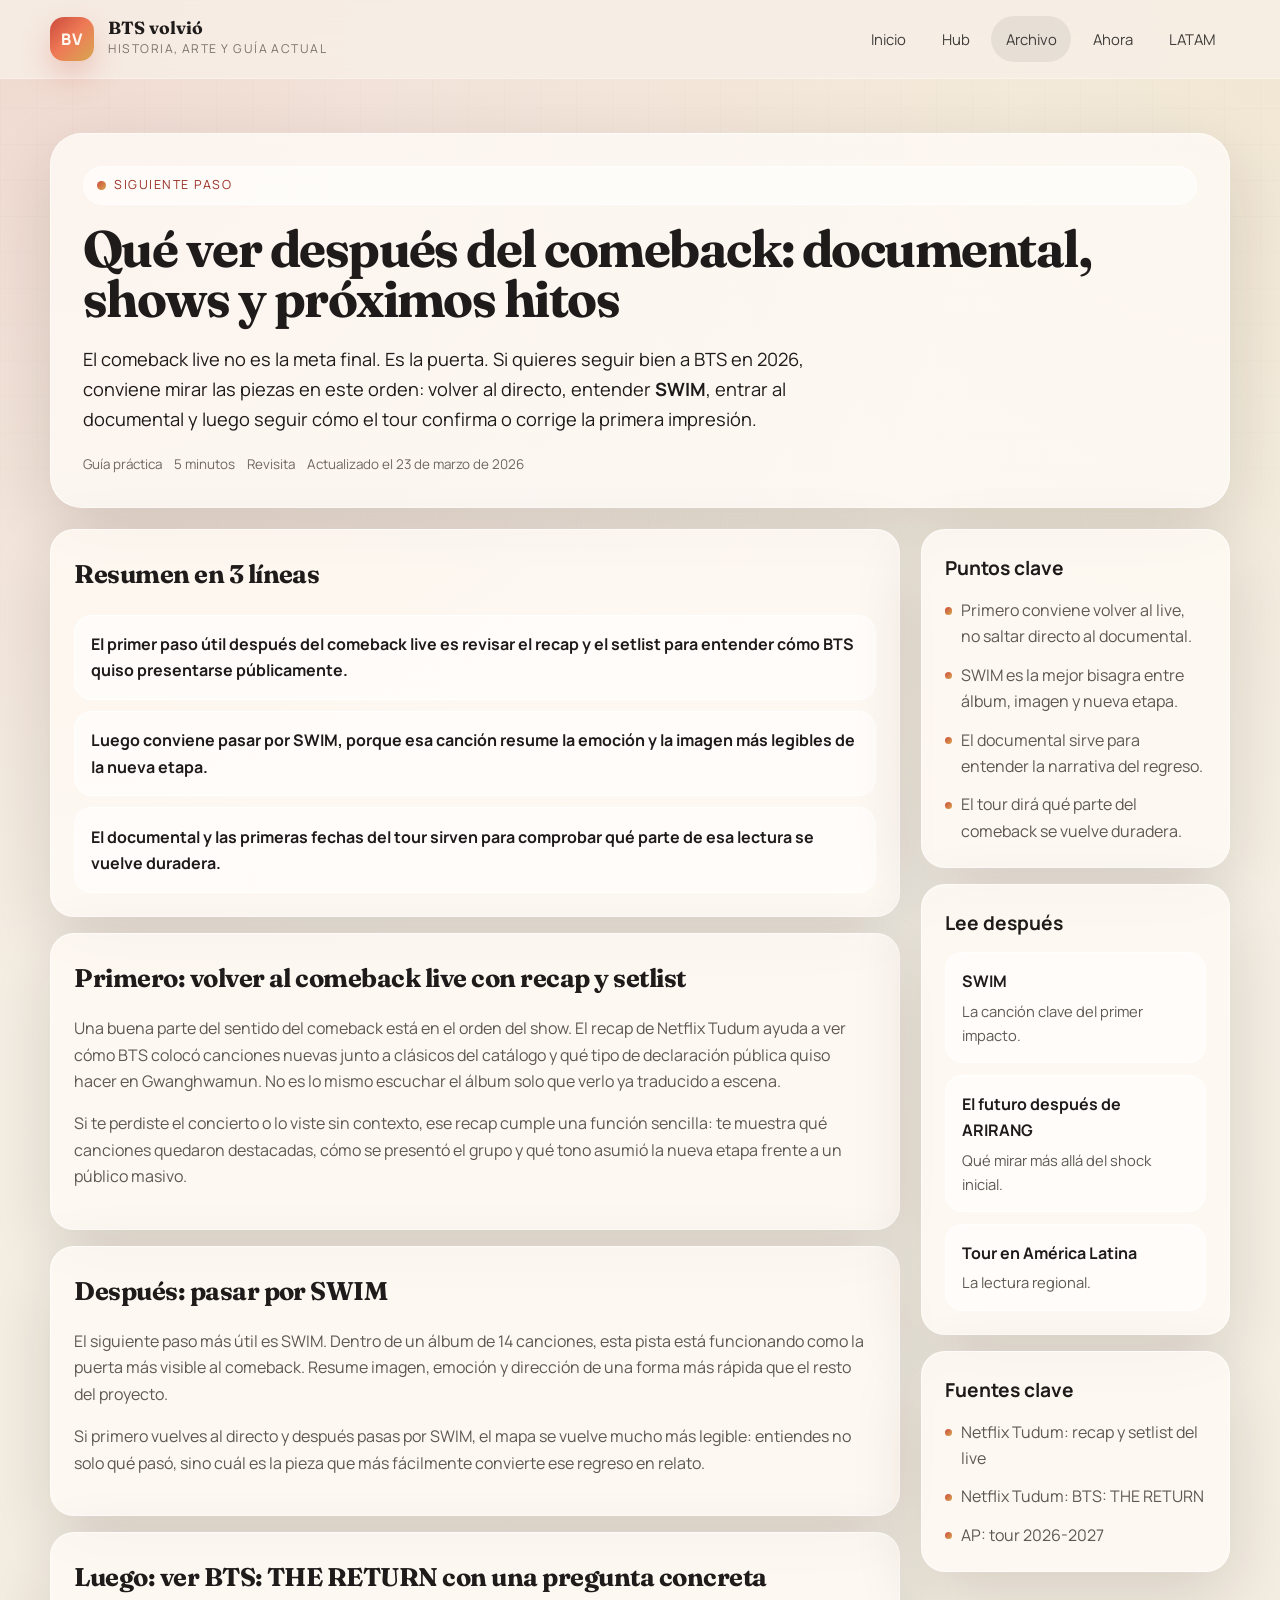
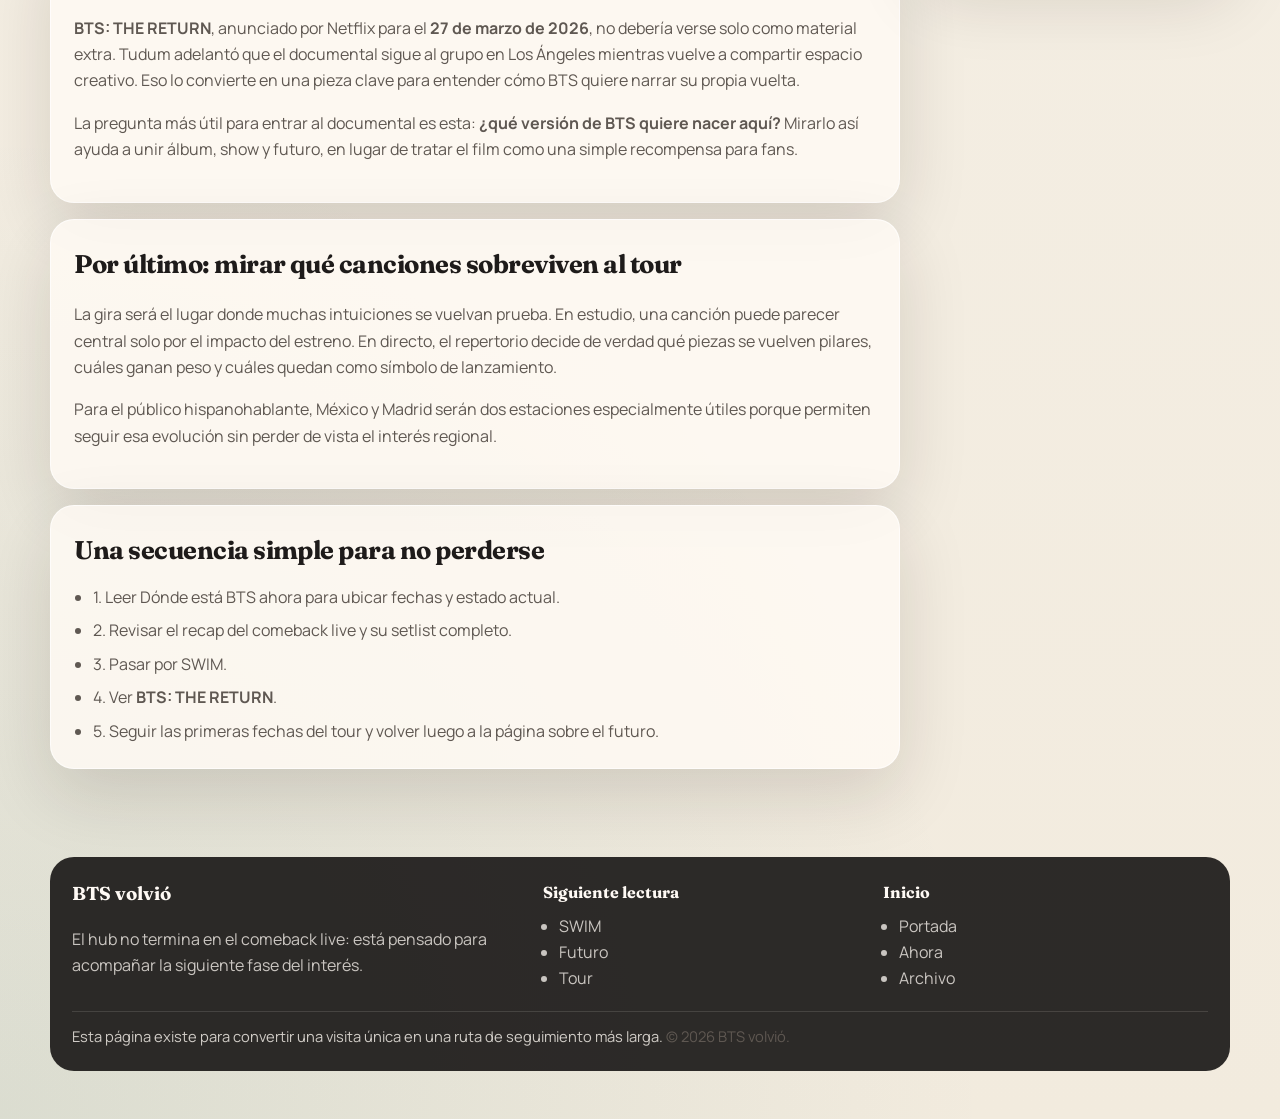
<file: pages/que-ver-despues-del-comeback.html>
<!DOCTYPE html>
<html lang="es">
  <head>
    <meta charset="utf-8" />
    <meta name="viewport" content="width=device-width, initial-scale=1" />
    <title>Qué ver después del comeback: documental, shows y próximos hitos</title>
    <meta
      name="description"
      content="Una guía práctica para saber qué ver después del comeback de BTS: recap y setlist del live, SWIM, documental y tour."
    />
    <meta name="author" content="BTS volvió" />
    <meta name="robots" content="index,follow,max-image-preview:large" />
    <meta name="theme-color" content="#cc4b3c" />
    <link rel="canonical" href="https://bts-volvio.example/pages/que-ver-despues-del-comeback.html" />
    <meta property="og:type" content="article" />
    <meta property="og:site_name" content="BTS volvió" />
    <meta property="og:locale" content="es_MX" />
    <meta property="og:title" content="Qué ver después del comeback: documental, shows y próximos hitos" />
    <meta
      property="og:description"
      content="El orden más útil para seguir a BTS después del comeback live: recap, SWIM, documental y tour."
    />
    <meta property="og:url" content="https://bts-volvio.example/pages/que-ver-despues-del-comeback.html" />
    <meta property="og:image" content="https://bts-volvio.example/assets/og/bts-volvio-cover.svg" />
    <meta property="og:image:alt" content="BTS volvió, hub editorial en español sobre el regreso de BTS." />
    <meta property="og:image:width" content="1200" />
    <meta property="og:image:height" content="630" />
    <meta property="article:published_time" content="2026-03-22" />
    <meta property="article:modified_time" content="2026-03-23" />
    <meta name="twitter:card" content="summary_large_image" />
    <meta name="twitter:title" content="Qué ver después del comeback: documental, shows y próximos hitos" />
    <meta
      name="twitter:description"
      content="El orden más útil para seguir a BTS después del comeback live: recap, SWIM, documental y tour."
    />
    <meta name="twitter:image" content="https://bts-volvio.example/assets/og/bts-volvio-cover.svg" />
    <meta name="twitter:image:alt" content="BTS volvió, hub editorial en español sobre el regreso de BTS." />
    <link rel="icon" href="../assets/icons/favicon.svg" type="image/svg+xml" />
    <link rel="manifest" href="../site.webmanifest" />
    <link rel="preconnect" href="https://fonts.googleapis.com" />
    <link rel="preconnect" href="https://fonts.gstatic.com" crossorigin />
    <link
      href="https://fonts.googleapis.com/css2?family=Fraunces:opsz,wght@9..144,600;9..144,700&family=Manrope:wght@400;500;700;800&display=swap"
      rel="stylesheet"
    />
    <link rel="stylesheet" href="../styles/site.css" />
    <script type="application/ld+json">
      {
        "@context": "https://schema.org",
        "@type": "Article",
        "headline": "Qué ver después del comeback: documental, shows y próximos hitos",
        "description": "Una guía práctica para saber qué ver después del comeback de BTS: recap y setlist del live, SWIM, documental y tour.",
        "inLanguage": "es",
        "datePublished": "2026-03-22",
        "dateModified": "2026-03-23",
        "image": "https://bts-volvio.example/assets/og/bts-volvio-cover.svg",
        "author": {
          "@type": "Organization",
          "name": "BTS volvió"
        },
        "publisher": {
          "@type": "Organization",
          "name": "BTS volvió",
          "logo": {
            "@type": "ImageObject",
            "url": "https://bts-volvio.example/assets/icons/favicon.svg"
          }
        },
        "mainEntityOfPage": {
          "@type": "WebPage",
          "@id": "https://bts-volvio.example/pages/que-ver-despues-del-comeback.html"
        }
      }
    </script>
  </head>
  <body>
    <div class="page-shell">
      <header class="site-header" data-open="false">
        <div class="container site-header__inner">
          <div class="site-header__top">
            <a class="brand" href="../index.html" aria-label="BTS volvió, inicio">
              <span class="brand__mark">BV</span>
              <span class="brand__text">
                <span class="brand__title">BTS volvió</span>
                <span class="brand__meta">Historia, arte y guía actual</span>
              </span>
            </a>
            <button class="nav-toggle" type="button" aria-expanded="false" aria-label="Abrir navegación">
              Menú
            </button>
          </div>
          <nav class="site-nav" aria-label="Principal">
            <a href="../index.html">Inicio</a>
            <a href="../index.html#hub">Hub</a>
            <a href="../index.html#archivo" aria-current="page">Archivo</a>
            <a href="../index.html#ahora">Ahora</a>
            <a href="../index.html#latam">LATAM</a>
          </nav>
        </div>
      </header>

      <main class="article-shell">
        <section class="page-hero">
          <div class="container page-hero__wrap">
            <span class="eyebrow">Siguiente paso</span>
            <h1 class="page-title">Qué ver después del comeback: documental, shows y próximos hitos</h1>
            <p class="page-subtitle">
              El comeback live no es la meta final. Es la puerta. Si quieres seguir bien a BTS en 2026, conviene mirar
              las piezas en este orden: volver al directo, entender <strong>SWIM</strong>, entrar al documental y luego
              seguir cómo el tour confirma o corrige la primera impresión.
            </p>
            <div class="meta-line">
              <span>Guía práctica</span>
              <span>5 minutos</span>
              <span>Revisita</span>
              <span>Actualizado el 23 de marzo de 2026</span>
            </div>
          </div>
        </section>

        <div class="container article-layout">
          <div class="article-main">
            <section class="article-section">
              <h2>Resumen en 3 líneas</h2>
              <div class="summary-rail">
                <div class="summary-line">El primer paso útil después del comeback live es revisar el recap y el setlist para entender cómo BTS quiso presentarse públicamente.</div>
                <div class="summary-line">Luego conviene pasar por <strong>SWIM</strong>, porque esa canción resume la emoción y la imagen más legibles de la nueva etapa.</div>
                <div class="summary-line">El documental y las primeras fechas del tour sirven para comprobar qué parte de esa lectura se vuelve duradera.</div>
              </div>
            </section>

            <section class="article-section">
              <h2>Primero: volver al comeback live con recap y setlist</h2>
              <p>
                Una buena parte del sentido del comeback está en el orden del show. El recap de Netflix Tudum ayuda a ver
                cómo BTS colocó canciones nuevas junto a clásicos del catálogo y qué tipo de declaración pública quiso
                hacer en Gwanghwamun. No es lo mismo escuchar el álbum solo que verlo ya traducido a escena.
              </p>
              <p>
                Si te perdiste el concierto o lo viste sin contexto, ese recap cumple una función sencilla: te muestra
                qué canciones quedaron destacadas, cómo se presentó el grupo y qué tono asumió la nueva etapa frente a un
                público masivo.
              </p>
            </section>

            <section class="article-section">
              <h2>Después: pasar por SWIM</h2>
              <p>
                El siguiente paso más útil es <a href="swim-bts-2026.html">SWIM</a>. Dentro de un álbum de 14 canciones,
                esta pista está funcionando como la puerta más visible al comeback. Resume imagen, emoción y dirección de
                una forma más rápida que el resto del proyecto.
              </p>
              <p>
                Si primero vuelves al directo y después pasas por SWIM, el mapa se vuelve mucho más legible: entiendes no
                solo qué pasó, sino cuál es la pieza que más fácilmente convierte ese regreso en relato.
              </p>
            </section>

            <section class="article-section">
              <h2>Luego: ver BTS: THE RETURN con una pregunta concreta</h2>
              <p>
                <strong>BTS: THE RETURN</strong>, anunciado por Netflix para el <strong>27 de marzo de 2026</strong>, no
                debería verse solo como material extra. Tudum adelantó que el documental sigue al grupo en Los Ángeles
                mientras vuelve a compartir espacio creativo. Eso lo convierte en una pieza clave para entender cómo BTS
                quiere narrar su propia vuelta.
              </p>
              <p>
                La pregunta más útil para entrar al documental es esta: <strong>¿qué versión de BTS quiere nacer aquí?</strong>
                Mirarlo así ayuda a unir álbum, show y futuro, en lugar de tratar el film como una simple recompensa para
                fans.
              </p>
            </section>

            <section class="article-section">
              <h2>Por último: mirar qué canciones sobreviven al tour</h2>
              <p>
                La gira será el lugar donde muchas intuiciones se vuelvan prueba. En estudio, una canción puede parecer
                central solo por el impacto del estreno. En directo, el repertorio decide de verdad qué piezas se vuelven
                pilares, cuáles ganan peso y cuáles quedan como símbolo de lanzamiento.
              </p>
              <p>
                Para el público hispanohablante, México y Madrid serán dos estaciones especialmente útiles porque permiten
                seguir esa evolución sin perder de vista el interés regional.
              </p>
            </section>

            <section class="article-section">
              <h2>Una secuencia simple para no perderse</h2>
              <ul>
                <li>1. Leer <a href="donde-esta-bts-ahora.html">Dónde está BTS ahora</a> para ubicar fechas y estado actual.</li>
                <li>2. Revisar el recap del comeback live y su setlist completo.</li>
                <li>3. Pasar por <a href="swim-bts-2026.html">SWIM</a>.</li>
                <li>4. Ver <strong>BTS: THE RETURN</strong>.</li>
                <li>5. Seguir las primeras fechas del tour y volver luego a <a href="futuro-bts-despues-de-arirang.html">la página sobre el futuro</a>.</li>
              </ul>
            </section>
          </div>

          <aside class="article-aside">
            <section class="aside-panel">
              <h3>Puntos clave</h3>
              <ul class="key-points">
                <li>Primero conviene volver al live, no saltar directo al documental.</li>
                <li>SWIM es la mejor bisagra entre álbum, imagen y nueva etapa.</li>
                <li>El documental sirve para entender la narrativa del regreso.</li>
                <li>El tour dirá qué parte del comeback se vuelve duradera.</li>
              </ul>
            </section>

            <section class="aside-panel">
              <h3>Lee después</h3>
              <div class="link-stack">
                <a class="link-card" href="swim-bts-2026.html">
                  <strong>SWIM</strong>
                  <span>La canción clave del primer impacto.</span>
                </a>
                <a class="link-card" href="futuro-bts-despues-de-arirang.html">
                  <strong>El futuro después de ARIRANG</strong>
                  <span>Qué mirar más allá del shock inicial.</span>
                </a>
                <a class="link-card" href="tour-bts-america-latina-2026-2027.html">
                  <strong>Tour en América Latina</strong>
                  <span>La lectura regional.</span>
                </a>
              </div>
            </section>

            <section class="aside-panel">
              <h3>Fuentes clave</h3>
              <ul class="source-list">
                <li><a href="https://www.netflix.com/tudum/features/bts-comeback-live-arirang-recap-highlights">Netflix Tudum: recap y setlist del live</a></li>
                <li><a href="https://www.netflix.com/tudum/articles/bts-the-return-documentary-trailer">Netflix Tudum: BTS: THE RETURN</a></li>
                <li><a href="https://apnews.com/article/bts-world-tour-kpop-2026-2027-01db0e428723c0febc514373969333bd">AP: tour 2026-2027</a></li>
              </ul>
            </section>
          </aside>
        </div>
      </main>

      <footer class="site-footer">
        <div class="container site-footer__wrap">
          <div class="site-footer__grid">
            <div>
              <h3>BTS volvió</h3>
              <p>El hub no termina en el comeback live: está pensado para acompañar la siguiente fase del interés.</p>
            </div>
            <div>
              <h4>Siguiente lectura</h4>
              <ul>
                <li><a href="swim-bts-2026.html">SWIM</a></li>
                <li><a href="futuro-bts-despues-de-arirang.html">Futuro</a></li>
                <li><a href="tour-bts-america-latina-2026-2027.html">Tour</a></li>
              </ul>
            </div>
            <div>
              <h4>Inicio</h4>
              <ul>
                <li><a href="../index.html">Portada</a></li>
                <li><a href="../index.html#ahora">Ahora</a></li>
                <li><a href="../index.html#archivo">Archivo</a></li>
              </ul>
            </div>
          </div>
          <div class="footer-note">
            Esta página existe para convertir una visita única en una ruta de seguimiento más larga.
            <span class="muted"> © <span data-current-year></span> BTS volvió.</span>
          </div>
        </div>
      </footer>
    </div>

    <script src="../scripts/site.js"></script>
  </body>
</html>
</file>
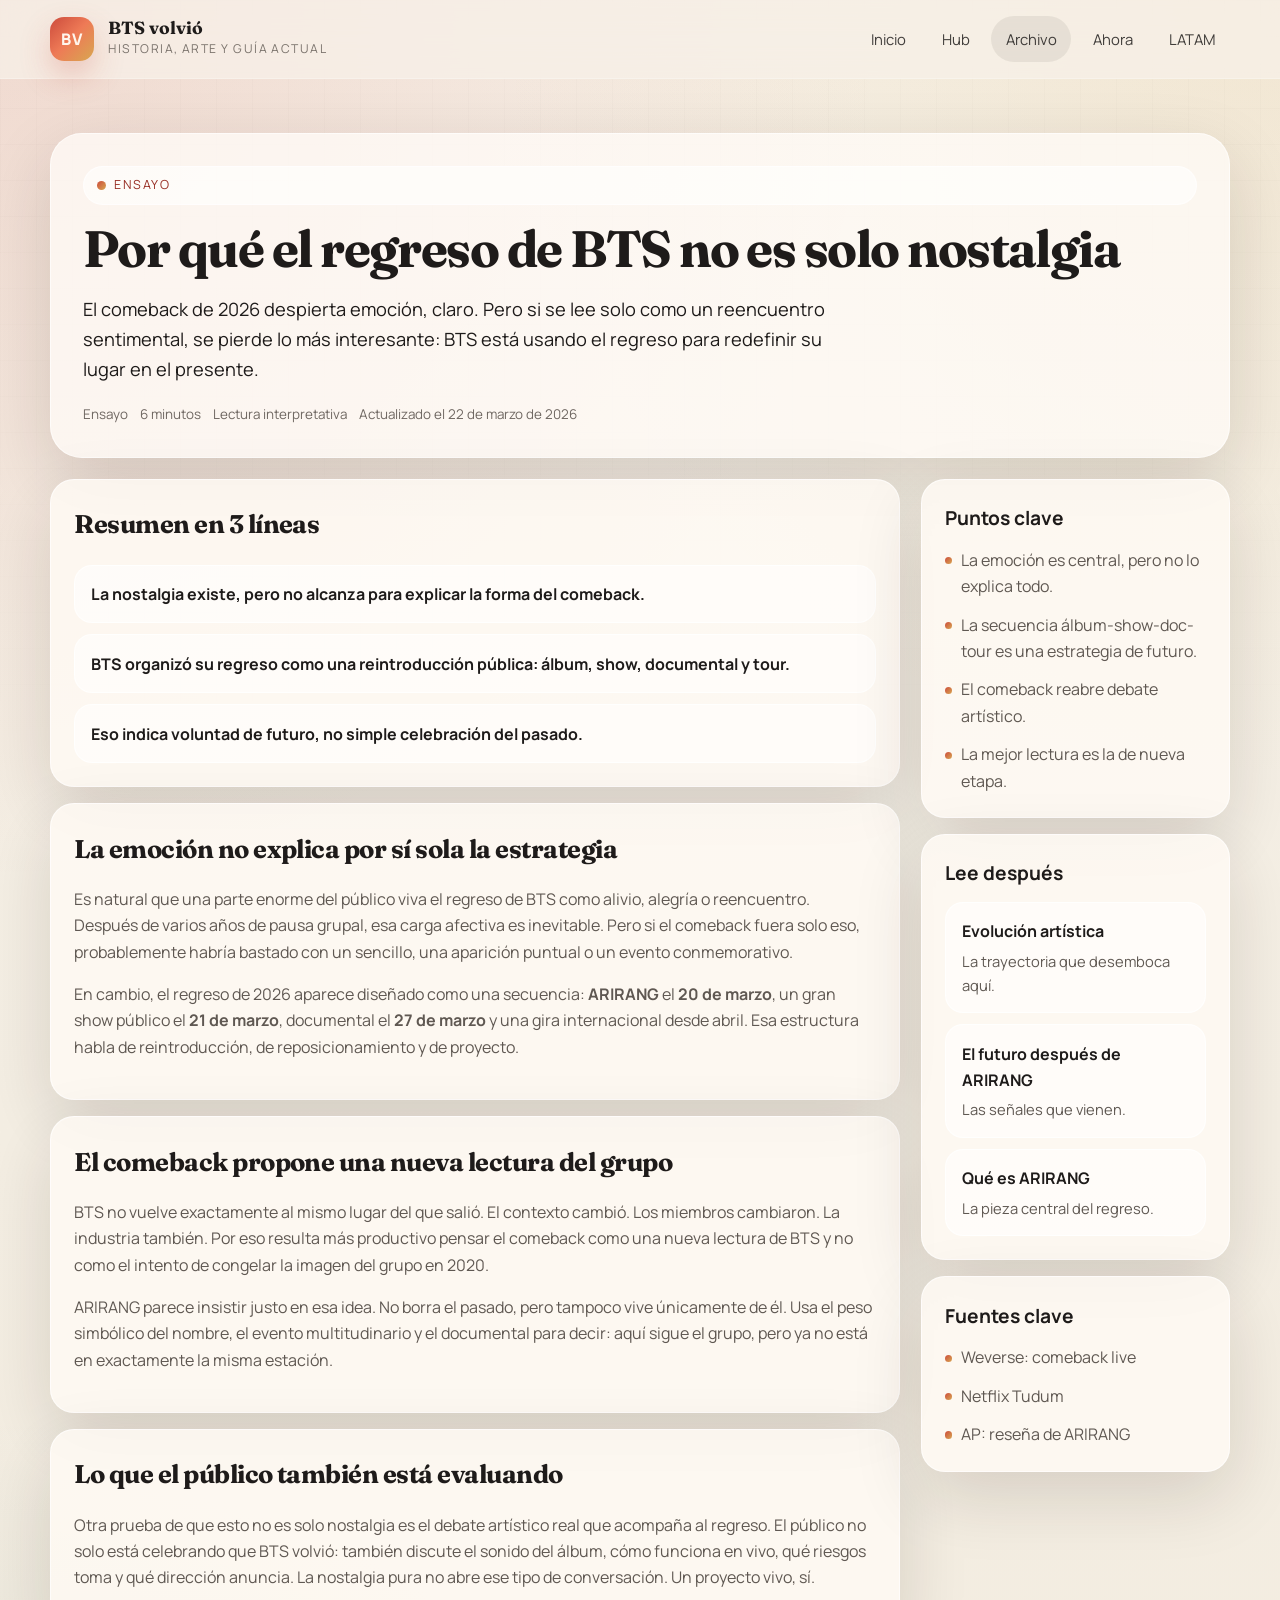
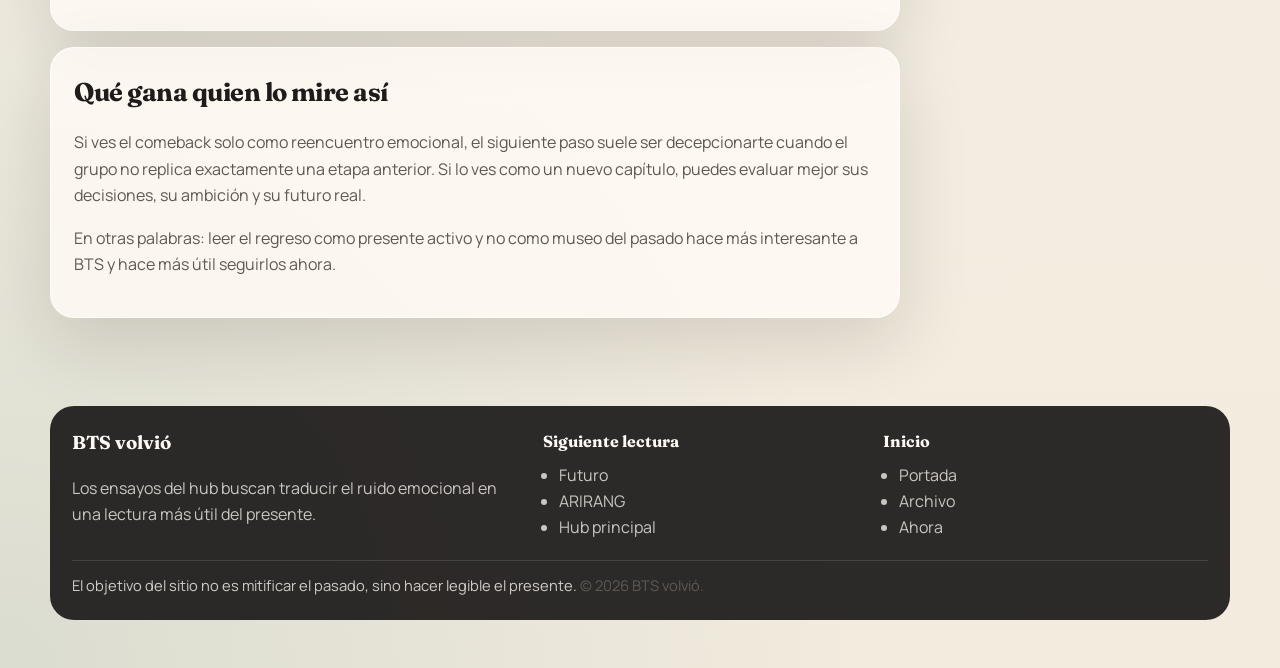
<file: pages/regreso-bts-no-es-solo-nostalgia.html>
<!DOCTYPE html>
<html lang="es">
  <head>
    <meta charset="utf-8" />
    <meta name="viewport" content="width=device-width, initial-scale=1" />
    <title>Por qué el regreso de BTS no es solo nostalgia</title>
    <meta
      name="description"
      content="Un ensayo en español sobre por qué el comeback de BTS en 2026 no debe leerse solo como recuerdo del pasado."
    />
    <meta name="author" content="BTS volvió" />
    <meta name="robots" content="index,follow,max-image-preview:large" />
    <meta name="theme-color" content="#cc4b3c" />
    <link rel="canonical" href="https://bts-volvio.example/pages/regreso-bts-no-es-solo-nostalgia.html" />
    <meta property="og:type" content="article" />
    <meta property="og:site_name" content="BTS volvió" />
    <meta property="og:locale" content="es_MX" />
    <meta property="og:title" content="Por qué el regreso de BTS no es solo nostalgia" />
    <meta
      property="og:description"
      content="El comeback de 2026 como reintroducción activa y no solo como reencuentro emocional."
    />
    <meta property="og:url" content="https://bts-volvio.example/pages/regreso-bts-no-es-solo-nostalgia.html" />
    <meta property="og:image" content="https://bts-volvio.example/assets/og/bts-volvio-cover.svg" />
    <meta property="og:image:alt" content="BTS volvió, hub editorial en español sobre el regreso de BTS." />
    <meta property="og:image:width" content="1200" />
    <meta property="og:image:height" content="630" />
    <meta property="article:published_time" content="2026-03-22" />
    <meta property="article:modified_time" content="2026-03-22" />
    <meta name="twitter:card" content="summary_large_image" />
    <meta name="twitter:title" content="Por qué el regreso de BTS no es solo nostalgia" />
    <meta
      name="twitter:description"
      content="El comeback de 2026 como reintroducción activa y no solo como reencuentro emocional."
    />
    <meta name="twitter:image" content="https://bts-volvio.example/assets/og/bts-volvio-cover.svg" />
    <meta name="twitter:image:alt" content="BTS volvió, hub editorial en español sobre el regreso de BTS." />
    <link rel="icon" href="../assets/icons/favicon.svg" type="image/svg+xml" />
    <link rel="manifest" href="../site.webmanifest" />
    <link rel="preconnect" href="https://fonts.googleapis.com" />
    <link rel="preconnect" href="https://fonts.gstatic.com" crossorigin />
    <link
      href="https://fonts.googleapis.com/css2?family=Fraunces:opsz,wght@9..144,600;9..144,700&family=Manrope:wght@400;500;700;800&display=swap"
      rel="stylesheet"
    />
    <link rel="stylesheet" href="../styles/site.css" />
    <script type="application/ld+json">
      {
        "@context": "https://schema.org",
        "@type": "Article",
        "headline": "Por qué el regreso de BTS no es solo nostalgia",
        "description": "Un ensayo en español sobre por qué el comeback de BTS en 2026 no debe leerse solo como recuerdo del pasado.",
        "inLanguage": "es",
        "datePublished": "2026-03-22",
        "dateModified": "2026-03-22",
        "image": "https://bts-volvio.example/assets/og/bts-volvio-cover.svg",
        "author": {
          "@type": "Organization",
          "name": "BTS volvió"
        },
        "publisher": {
          "@type": "Organization",
          "name": "BTS volvió",
          "logo": {
            "@type": "ImageObject",
            "url": "https://bts-volvio.example/assets/icons/favicon.svg"
          }
        },
        "mainEntityOfPage": {
          "@type": "WebPage",
          "@id": "https://bts-volvio.example/pages/regreso-bts-no-es-solo-nostalgia.html"
        }
      }
    </script>
  </head>
  <body>
    <div class="page-shell">
      <header class="site-header" data-open="false">
        <div class="container site-header__inner">
          <div class="site-header__top">
            <a class="brand" href="../index.html" aria-label="BTS volvió, inicio">
              <span class="brand__mark">BV</span>
              <span class="brand__text">
                <span class="brand__title">BTS volvió</span>
                <span class="brand__meta">Historia, arte y guía actual</span>
              </span>
            </a>
            <button class="nav-toggle" type="button" aria-expanded="false" aria-label="Abrir navegación">
              Menú
            </button>
          </div>
          <nav class="site-nav" aria-label="Principal">
            <a href="../index.html">Inicio</a>
            <a href="../index.html#hub">Hub</a>
            <a href="../index.html#archivo" aria-current="page">Archivo</a>
            <a href="../index.html#ahora">Ahora</a>
            <a href="../index.html#latam">LATAM</a>
          </nav>
        </div>
      </header>

      <main class="article-shell">
        <section class="page-hero">
          <div class="container page-hero__wrap">
            <span class="eyebrow">Ensayo</span>
            <h1 class="page-title">Por qué el regreso de BTS no es solo nostalgia</h1>
            <p class="page-subtitle">
              El comeback de 2026 despierta emoción, claro. Pero si se lee solo como un reencuentro sentimental, se
              pierde lo más interesante: BTS está usando el regreso para redefinir su lugar en el presente.
            </p>
            <div class="meta-line">
              <span>Ensayo</span>
              <span>6 minutos</span>
              <span>Lectura interpretativa</span>
              <span>Actualizado el 22 de marzo de 2026</span>
            </div>
          </div>
        </section>

        <div class="container article-layout">
          <div class="article-main">
            <section class="article-section">
              <h2>Resumen en 3 líneas</h2>
              <div class="summary-rail">
                <div class="summary-line">La nostalgia existe, pero no alcanza para explicar la forma del comeback.</div>
                <div class="summary-line">BTS organizó su regreso como una reintroducción pública: álbum, show, documental y tour.</div>
                <div class="summary-line">Eso indica voluntad de futuro, no simple celebración del pasado.</div>
              </div>
            </section>

            <section class="article-section">
              <h2>La emoción no explica por sí sola la estrategia</h2>
              <p>
                Es natural que una parte enorme del público viva el regreso de BTS como alivio, alegría o reencuentro.
                Después de varios años de pausa grupal, esa carga afectiva es inevitable. Pero si el comeback fuera solo
                eso, probablemente habría bastado con un sencillo, una aparición puntual o un evento conmemorativo.
              </p>
              <p>
                En cambio, el regreso de 2026 aparece diseñado como una secuencia: <strong>ARIRANG</strong> el
                <strong>20 de marzo</strong>, un gran show público el <strong>21 de marzo</strong>, documental el
                <strong>27 de marzo</strong> y una gira internacional desde abril. Esa estructura habla de
                reintroducción, de reposicionamiento y de proyecto.
              </p>
            </section>

            <section class="article-section">
              <h2>El comeback propone una nueva lectura del grupo</h2>
              <p>
                BTS no vuelve exactamente al mismo lugar del que salió. El contexto cambió. Los miembros cambiaron. La
                industria también. Por eso resulta más productivo pensar el comeback como una nueva lectura de BTS y no
                como el intento de congelar la imagen del grupo en 2020.
              </p>
              <p>
                ARIRANG parece insistir justo en esa idea. No borra el pasado, pero tampoco vive únicamente de él. Usa el
                peso simbólico del nombre, el evento multitudinario y el documental para decir: aquí sigue el grupo, pero
                ya no está en exactamente la misma estación.
              </p>
            </section>

            <section class="article-section">
              <h2>Lo que el público también está evaluando</h2>
              <p>
                Otra prueba de que esto no es solo nostalgia es el debate artístico real que acompaña al regreso. El
                público no solo está celebrando que BTS volvió: también discute el sonido del álbum, cómo funciona en
                vivo, qué riesgos toma y qué dirección anuncia. La nostalgia pura no abre ese tipo de conversación. Un
                proyecto vivo, sí.
              </p>
            </section>

            <section class="article-section">
              <h2>Qué gana quien lo mire así</h2>
              <p>
                Si ves el comeback solo como reencuentro emocional, el siguiente paso suele ser decepcionarte cuando el
                grupo no replica exactamente una etapa anterior. Si lo ves como un nuevo capítulo, puedes evaluar mejor
                sus decisiones, su ambición y su futuro real.
              </p>
              <p>
                En otras palabras: leer el regreso como presente activo y no como museo del pasado hace más interesante a
                BTS y hace más útil seguirlos ahora.
              </p>
            </section>
          </div>

          <aside class="article-aside">
            <section class="aside-panel">
              <h3>Puntos clave</h3>
              <ul class="key-points">
                <li>La emoción es central, pero no lo explica todo.</li>
                <li>La secuencia álbum-show-doc-tour es una estrategia de futuro.</li>
                <li>El comeback reabre debate artístico.</li>
                <li>La mejor lectura es la de nueva etapa.</li>
              </ul>
            </section>

            <section class="aside-panel">
              <h3>Lee después</h3>
              <div class="link-stack">
                <a class="link-card" href="evolucion-artistica-bts.html">
                  <strong>Evolución artística</strong>
                  <span>La trayectoria que desemboca aquí.</span>
                </a>
                <a class="link-card" href="futuro-bts-despues-de-arirang.html">
                  <strong>El futuro después de ARIRANG</strong>
                  <span>Las señales que vienen.</span>
                </a>
                <a class="link-card" href="que-es-arirang.html">
                  <strong>Qué es ARIRANG</strong>
                  <span>La pieza central del regreso.</span>
                </a>
              </div>
            </section>

            <section class="aside-panel">
              <h3>Fuentes clave</h3>
              <ul class="source-list">
                <li><a href="https://weverse.io/bts/notice/33624">Weverse: comeback live</a></li>
                <li><a href="https://www.netflix.com/tudum/articles/bts-live-concert-documentary-release-date-news">Netflix Tudum</a></li>
                <li><a href="https://apnews.com/article/bts-arirang-review-kpop-4ad4bcd4ade73c51db78e033c4e60c7c">AP: reseña de ARIRANG</a></li>
              </ul>
            </section>
          </aside>
        </div>
      </main>

      <footer class="site-footer">
        <div class="container site-footer__wrap">
          <div class="site-footer__grid">
            <div>
              <h3>BTS volvió</h3>
              <p>Los ensayos del hub buscan traducir el ruido emocional en una lectura más útil del presente.</p>
            </div>
            <div>
              <h4>Siguiente lectura</h4>
              <ul>
                <li><a href="futuro-bts-despues-de-arirang.html">Futuro</a></li>
                <li><a href="que-es-arirang.html">ARIRANG</a></li>
                <li><a href="bts-en-2026.html">Hub principal</a></li>
              </ul>
            </div>
            <div>
              <h4>Inicio</h4>
              <ul>
                <li><a href="../index.html">Portada</a></li>
                <li><a href="../index.html#archivo">Archivo</a></li>
                <li><a href="../index.html#ahora">Ahora</a></li>
              </ul>
            </div>
          </div>
          <div class="footer-note">
            El objetivo del sitio no es mitificar el pasado, sino hacer legible el presente.
            <span class="muted"> © <span data-current-year></span> BTS volvió.</span>
          </div>
        </div>
      </footer>
    </div>

    <script src="../scripts/site.js"></script>
  </body>
</html>
</file>
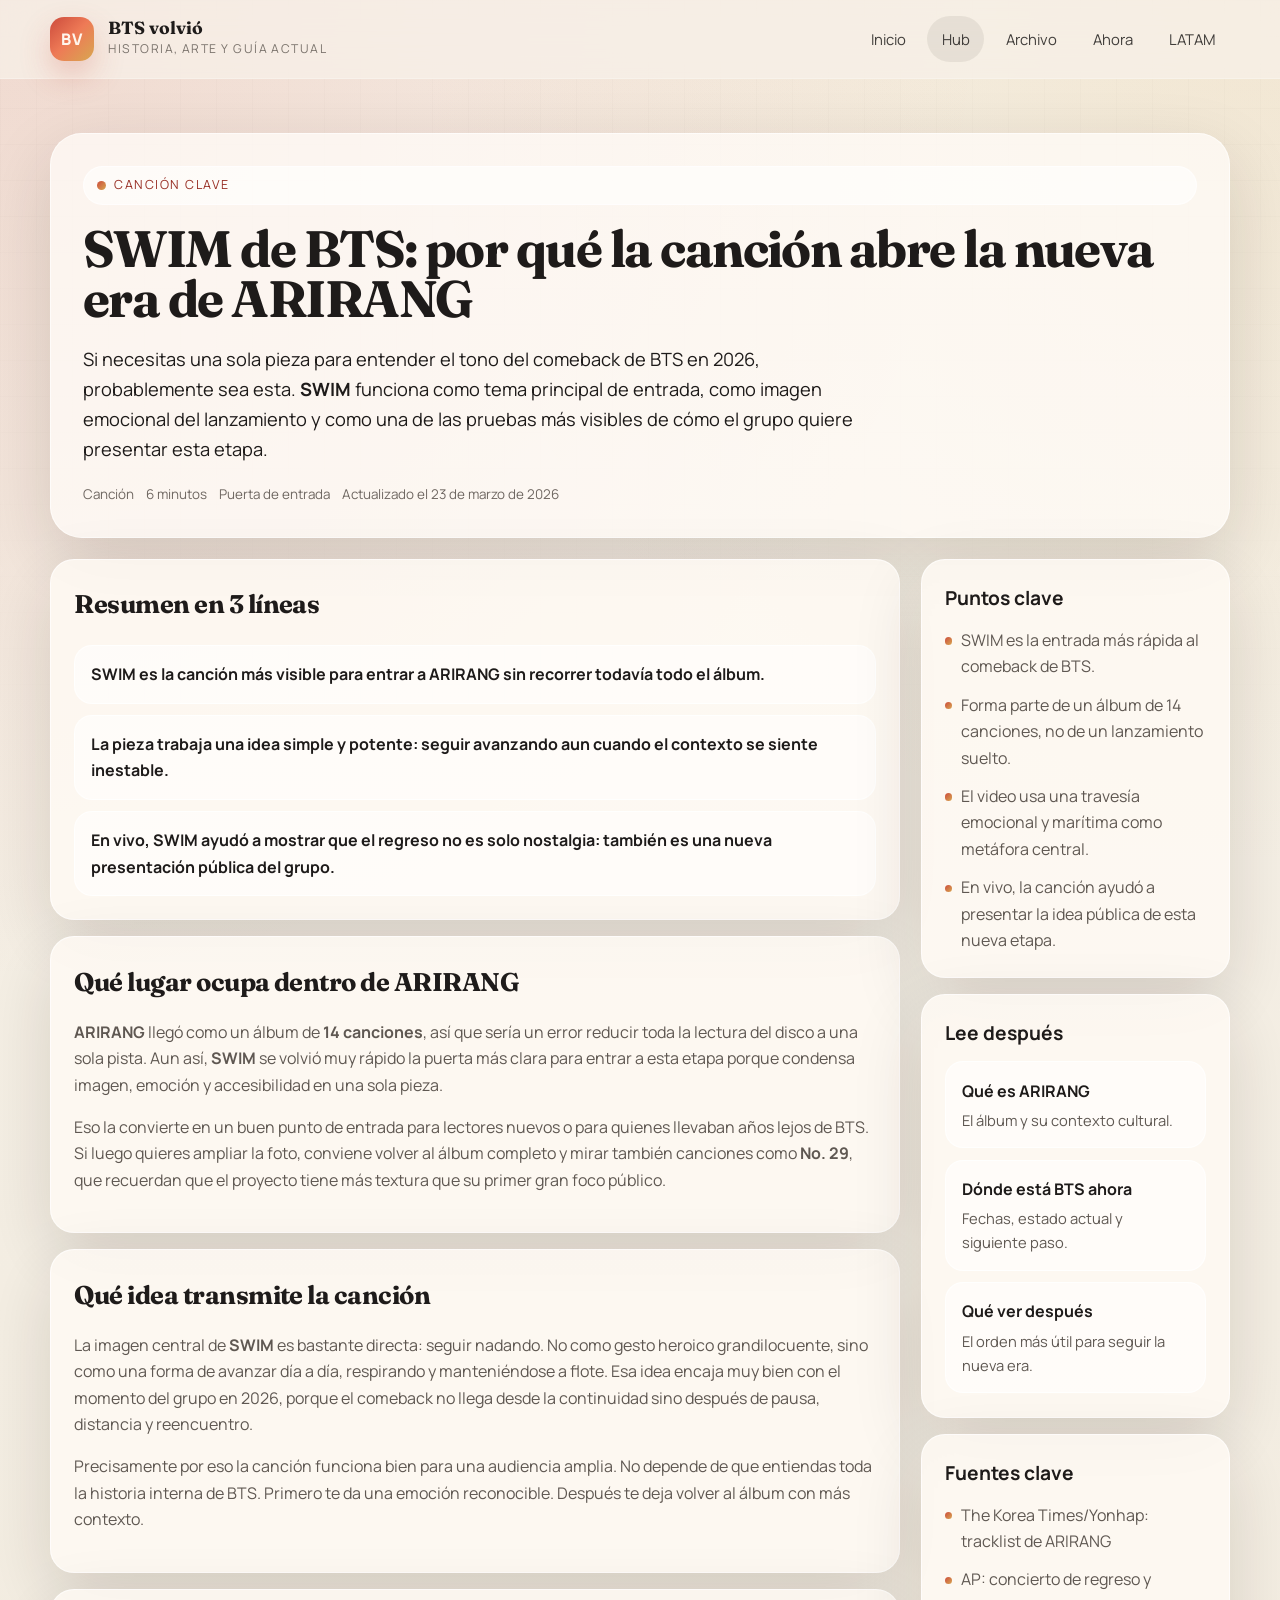
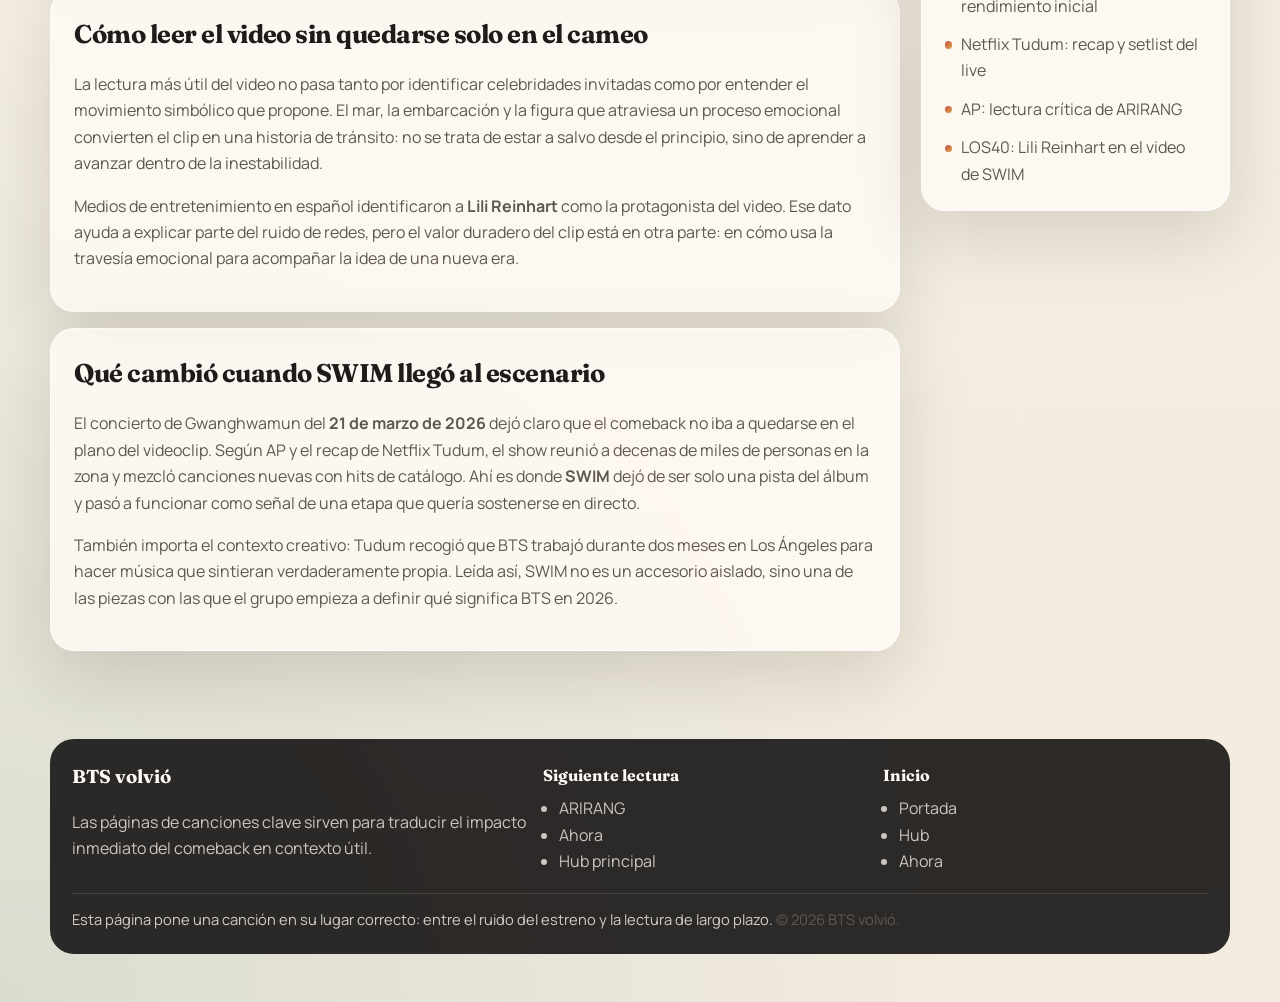
<file: pages/swim-bts-2026.html>
<!DOCTYPE html>
<html lang="es">
  <head>
    <meta charset="utf-8" />
    <meta name="viewport" content="width=device-width, initial-scale=1" />
    <title>SWIM de BTS: por qué la canción abre la nueva era de ARIRANG</title>
    <meta
      name="description"
      content="Una guía en español para entender SWIM de BTS en 2026: su papel dentro de ARIRANG, la lectura del video y por qué la canción funciona como puerta de entrada a la nueva etapa."
    />
    <meta name="author" content="BTS volvió" />
    <meta name="robots" content="index,follow,max-image-preview:large" />
    <meta name="theme-color" content="#cc4b3c" />
    <link rel="canonical" href="https://bts-volvio.example/pages/swim-bts-2026.html" />
    <meta property="og:type" content="article" />
    <meta property="og:site_name" content="BTS volvió" />
    <meta property="og:locale" content="es_MX" />
    <meta property="og:title" content="SWIM de BTS: por qué la canción abre la nueva era de ARIRANG" />
    <meta
      property="og:description"
      content="La guía más directa para leer SWIM como canción, video y declaración pública dentro del comeback de BTS."
    />
    <meta property="og:url" content="https://bts-volvio.example/pages/swim-bts-2026.html" />
    <meta property="og:image" content="https://bts-volvio.example/assets/og/bts-volvio-cover.svg" />
    <meta property="og:image:alt" content="BTS volvió, hub editorial en español sobre el regreso de BTS." />
    <meta property="og:image:width" content="1200" />
    <meta property="og:image:height" content="630" />
    <meta property="article:published_time" content="2026-03-23" />
    <meta property="article:modified_time" content="2026-03-23" />
    <meta name="twitter:card" content="summary_large_image" />
    <meta name="twitter:title" content="SWIM de BTS: por qué la canción abre la nueva era de ARIRANG" />
    <meta
      name="twitter:description"
      content="Una guía en español para entender SWIM como la puerta más rápida al comeback de BTS en 2026."
    />
    <meta name="twitter:image" content="https://bts-volvio.example/assets/og/bts-volvio-cover.svg" />
    <meta name="twitter:image:alt" content="BTS volvió, hub editorial en español sobre el regreso de BTS." />
    <link rel="icon" href="../assets/icons/favicon.svg" type="image/svg+xml" />
    <link rel="manifest" href="../site.webmanifest" />
    <link rel="preconnect" href="https://fonts.googleapis.com" />
    <link rel="preconnect" href="https://fonts.gstatic.com" crossorigin />
    <link
      href="https://fonts.googleapis.com/css2?family=Fraunces:opsz,wght@9..144,600;9..144,700&family=Manrope:wght@400;500;700;800&display=swap"
      rel="stylesheet"
    />
    <link rel="stylesheet" href="../styles/site.css" />
    <script type="application/ld+json">
      {
        "@context": "https://schema.org",
        "@type": "Article",
        "headline": "SWIM de BTS: por qué la canción abre la nueva era de ARIRANG",
        "description": "Una guía en español para entender SWIM de BTS en 2026: su papel dentro de ARIRANG, la lectura del video y por qué la canción funciona como puerta de entrada a la nueva etapa.",
        "inLanguage": "es",
        "datePublished": "2026-03-23",
        "dateModified": "2026-03-23",
        "image": "https://bts-volvio.example/assets/og/bts-volvio-cover.svg",
        "author": {
          "@type": "Organization",
          "name": "BTS volvió"
        },
        "publisher": {
          "@type": "Organization",
          "name": "BTS volvió",
          "logo": {
            "@type": "ImageObject",
            "url": "https://bts-volvio.example/assets/icons/favicon.svg"
          }
        },
        "mainEntityOfPage": {
          "@type": "WebPage",
          "@id": "https://bts-volvio.example/pages/swim-bts-2026.html"
        }
      }
    </script>
  </head>
  <body>
    <div class="page-shell">
      <header class="site-header" data-open="false">
        <div class="container site-header__inner">
          <div class="site-header__top">
            <a class="brand" href="../index.html" aria-label="BTS volvió, inicio">
              <span class="brand__mark">BV</span>
              <span class="brand__text">
                <span class="brand__title">BTS volvió</span>
                <span class="brand__meta">Historia, arte y guía actual</span>
              </span>
            </a>
            <button class="nav-toggle" type="button" aria-expanded="false" aria-label="Abrir navegación">
              Menú
            </button>
          </div>
          <nav class="site-nav" aria-label="Principal">
            <a href="../index.html">Inicio</a>
            <a href="../index.html#hub" aria-current="page">Hub</a>
            <a href="../index.html#archivo">Archivo</a>
            <a href="../index.html#ahora">Ahora</a>
            <a href="../index.html#latam">LATAM</a>
          </nav>
        </div>
      </header>

      <main class="article-shell">
        <section class="page-hero">
          <div class="container page-hero__wrap">
            <span class="eyebrow">Canción clave</span>
            <h1 class="page-title">SWIM de BTS: por qué la canción abre la nueva era de ARIRANG</h1>
            <p class="page-subtitle">
              Si necesitas una sola pieza para entender el tono del comeback de BTS en 2026, probablemente sea esta.
              <strong>SWIM</strong> funciona como tema principal de entrada, como imagen emocional del lanzamiento y
              como una de las pruebas más visibles de cómo el grupo quiere presentar esta etapa.
            </p>
            <div class="meta-line">
              <span>Canción</span>
              <span>6 minutos</span>
              <span>Puerta de entrada</span>
              <span>Actualizado el 23 de marzo de 2026</span>
            </div>
          </div>
        </section>

        <div class="container article-layout">
          <div class="article-main">
            <section class="article-section">
              <h2>Resumen en 3 líneas</h2>
              <div class="summary-rail">
                <div class="summary-line">SWIM es la canción más visible para entrar a <strong>ARIRANG</strong> sin recorrer todavía todo el álbum.</div>
                <div class="summary-line">La pieza trabaja una idea simple y potente: seguir avanzando aun cuando el contexto se siente inestable.</div>
                <div class="summary-line">En vivo, SWIM ayudó a mostrar que el regreso no es solo nostalgia: también es una nueva presentación pública del grupo.</div>
              </div>
            </section>

            <section class="article-section">
              <h2>Qué lugar ocupa dentro de ARIRANG</h2>
              <p>
                <strong>ARIRANG</strong> llegó como un álbum de <strong>14 canciones</strong>, así que sería un error
                reducir toda la lectura del disco a una sola pista. Aun así, <strong>SWIM</strong> se volvió muy rápido
                la puerta más clara para entrar a esta etapa porque condensa imagen, emoción y accesibilidad en una sola
                pieza.
              </p>
              <p>
                Eso la convierte en un buen punto de entrada para lectores nuevos o para quienes llevaban años lejos de
                BTS. Si luego quieres ampliar la foto, conviene volver al álbum completo y mirar también canciones como
                <strong>No. 29</strong>, que recuerdan que el proyecto tiene más textura que su primer gran foco público.
              </p>
            </section>

            <section class="article-section">
              <h2>Qué idea transmite la canción</h2>
              <p>
                La imagen central de <strong>SWIM</strong> es bastante directa: seguir nadando. No como gesto heroico
                grandilocuente, sino como una forma de avanzar día a día, respirando y manteniéndose a flote. Esa idea
                encaja muy bien con el momento del grupo en 2026, porque el comeback no llega desde la continuidad sino
                después de pausa, distancia y reencuentro.
              </p>
              <p>
                Precisamente por eso la canción funciona bien para una audiencia amplia. No depende de que entiendas toda
                la historia interna de BTS. Primero te da una emoción reconocible. Después te deja volver al álbum con
                más contexto.
              </p>
            </section>

            <section class="article-section">
              <h2>Cómo leer el video sin quedarse solo en el cameo</h2>
              <p>
                La lectura más útil del video no pasa tanto por identificar celebridades invitadas como por entender el
                movimiento simbólico que propone. El mar, la embarcación y la figura que atraviesa un proceso emocional
                convierten el clip en una historia de tránsito: no se trata de estar a salvo desde el principio, sino de
                aprender a avanzar dentro de la inestabilidad.
              </p>
              <p>
                Medios de entretenimiento en español identificaron a <strong>Lili Reinhart</strong> como la protagonista
                del video. Ese dato ayuda a explicar parte del ruido de redes, pero el valor duradero del clip está en
                otra parte: en cómo usa la travesía emocional para acompañar la idea de una nueva era.
              </p>
            </section>

            <section class="article-section">
              <h2>Qué cambió cuando SWIM llegó al escenario</h2>
              <p>
                El concierto de Gwanghwamun del <strong>21 de marzo de 2026</strong> dejó claro que el comeback no iba a
                quedarse en el plano del videoclip. Según AP y el recap de Netflix Tudum, el show reunió a decenas de
                miles de personas en la zona y mezcló canciones nuevas con hits de catálogo. Ahí es donde <strong>SWIM</strong>
                dejó de ser solo una pista del álbum y pasó a funcionar como señal de una etapa que quería sostenerse en
                directo.
              </p>
              <p>
                También importa el contexto creativo: Tudum recogió que BTS trabajó durante dos meses en Los Ángeles para
                hacer música que sintieran verdaderamente propia. Leída así, SWIM no es un accesorio aislado, sino una de
                las piezas con las que el grupo empieza a definir qué significa BTS en 2026.
              </p>
            </section>
          </div>

          <aside class="article-aside">
            <section class="aside-panel">
              <h3>Puntos clave</h3>
              <ul class="key-points">
                <li>SWIM es la entrada más rápida al comeback de BTS.</li>
                <li>Forma parte de un álbum de 14 canciones, no de un lanzamiento suelto.</li>
                <li>El video usa una travesía emocional y marítima como metáfora central.</li>
                <li>En vivo, la canción ayudó a presentar la idea pública de esta nueva etapa.</li>
              </ul>
            </section>

            <section class="aside-panel">
              <h3>Lee después</h3>
              <div class="link-stack">
                <a class="link-card" href="que-es-arirang.html">
                  <strong>Qué es ARIRANG</strong>
                  <span>El álbum y su contexto cultural.</span>
                </a>
                <a class="link-card" href="donde-esta-bts-ahora.html">
                  <strong>Dónde está BTS ahora</strong>
                  <span>Fechas, estado actual y siguiente paso.</span>
                </a>
                <a class="link-card" href="que-ver-despues-del-comeback.html">
                  <strong>Qué ver después</strong>
                  <span>El orden más útil para seguir la nueva era.</span>
                </a>
              </div>
            </section>

            <section class="aside-panel">
              <h3>Fuentes clave</h3>
              <ul class="source-list">
                <li><a href="https://www.koreatimes.co.kr/entertainment/k-pop/20260304/bts-unveils-14-song-track-list-for-comeback-album-arirang">The Korea Times/Yonhap: tracklist de ARIRANG</a></li>
                <li><a href="https://apnews.com/article/bts-kpop-concert-south-korea-9fb788ea4a1916681d09710a3c696dec">AP: concierto de regreso y rendimiento inicial</a></li>
                <li><a href="https://www.netflix.com/tudum/features/bts-comeback-live-arirang-recap-highlights">Netflix Tudum: recap y setlist del live</a></li>
                <li><a href="https://apnews.com/article/bts-arirang-review-kpop-4ad4bcd4ade73c51db78e033c4e60c7c">AP: lectura crítica de ARIRANG</a></li>
                <li><a href="https://los40.com/2026/03/20/quien-es-la-actriz-que-ha-acompanado-a-bts-en-su-regreso-musical-6-anos-despues/">LOS40: Lili Reinhart en el video de SWIM</a></li>
              </ul>
            </section>
          </aside>
        </div>
      </main>

      <footer class="site-footer">
        <div class="container site-footer__wrap">
          <div class="site-footer__grid">
            <div>
              <h3>BTS volvió</h3>
              <p>Las páginas de canciones clave sirven para traducir el impacto inmediato del comeback en contexto útil.</p>
            </div>
            <div>
              <h4>Siguiente lectura</h4>
              <ul>
                <li><a href="que-es-arirang.html">ARIRANG</a></li>
                <li><a href="donde-esta-bts-ahora.html">Ahora</a></li>
                <li><a href="bts-en-2026.html">Hub principal</a></li>
              </ul>
            </div>
            <div>
              <h4>Inicio</h4>
              <ul>
                <li><a href="../index.html">Portada</a></li>
                <li><a href="../index.html#hub">Hub</a></li>
                <li><a href="../index.html#ahora">Ahora</a></li>
              </ul>
            </div>
          </div>
          <div class="footer-note">
            Esta página pone una canción en su lugar correcto: entre el ruido del estreno y la lectura de largo plazo.
            <span class="muted"> © <span data-current-year></span> BTS volvió.</span>
          </div>
        </div>
      </footer>
    </div>

    <script src="../scripts/site.js"></script>
  </body>
</html>
</file>
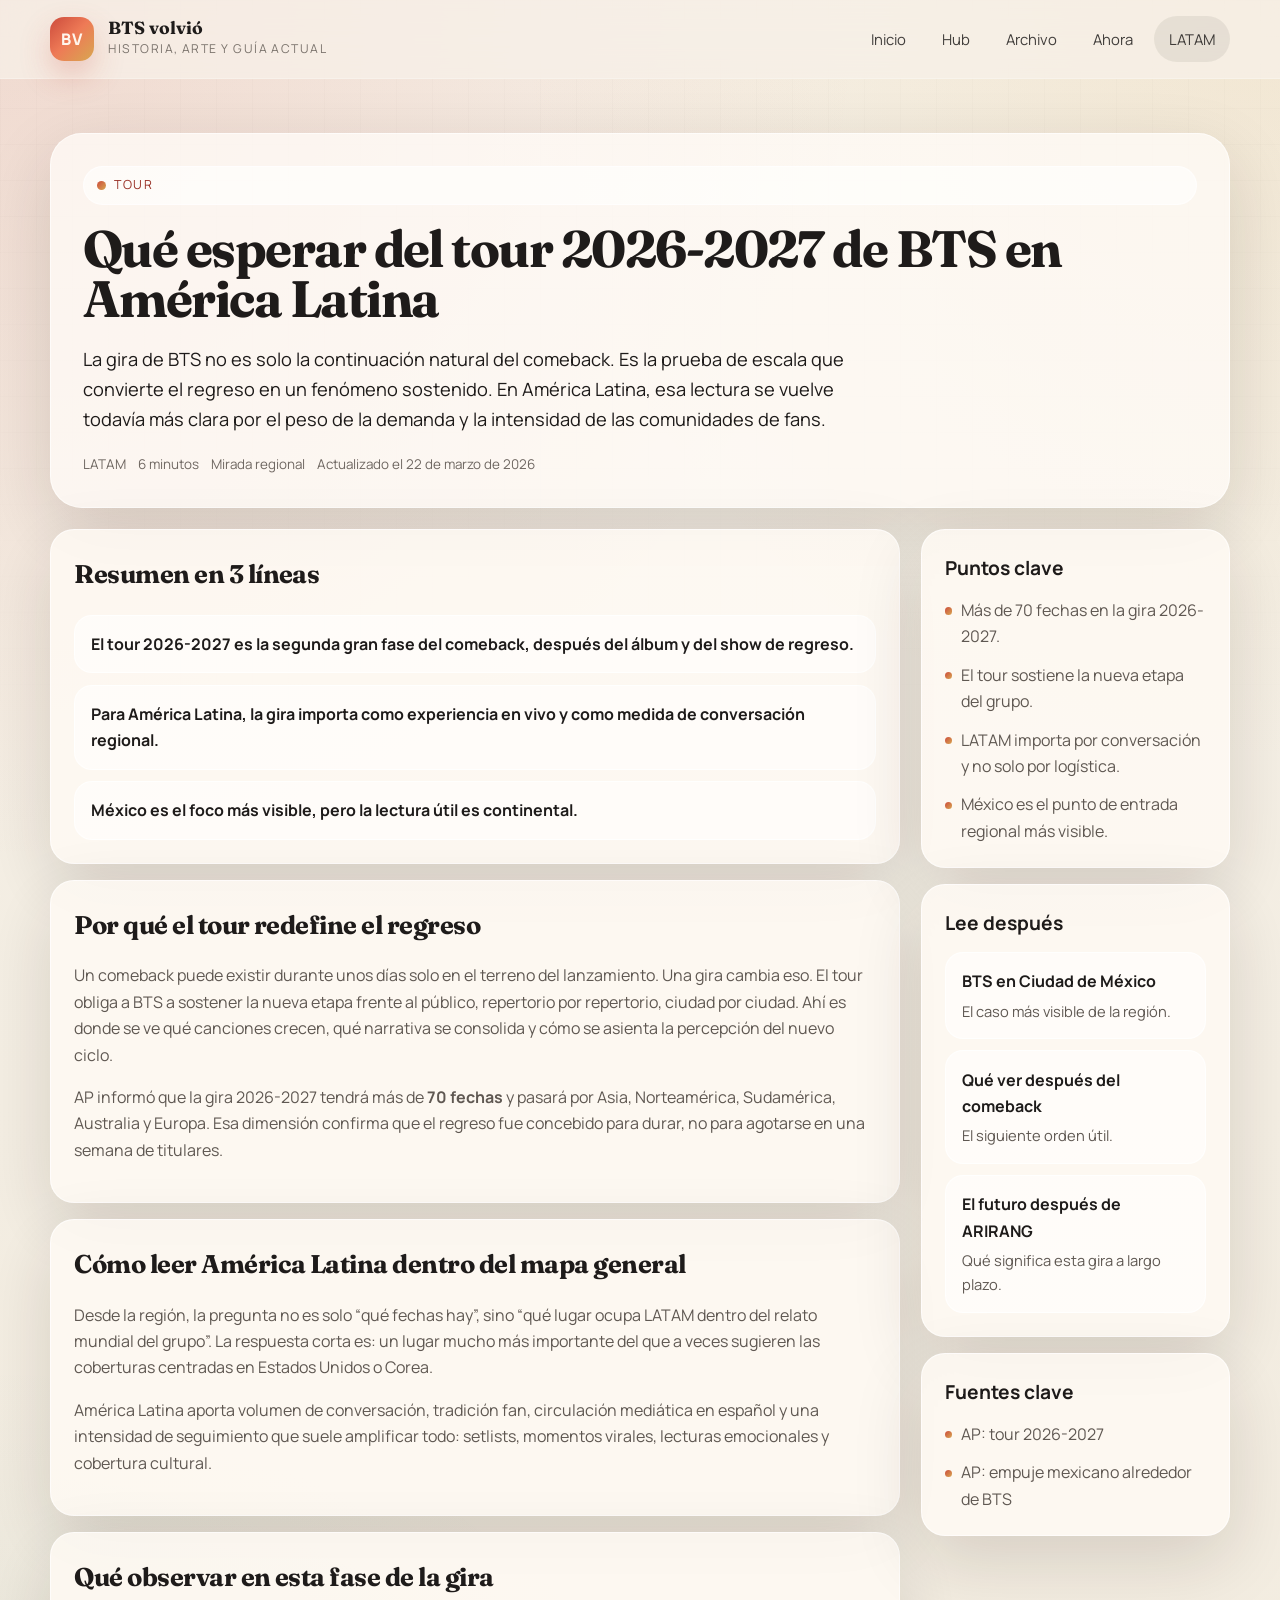
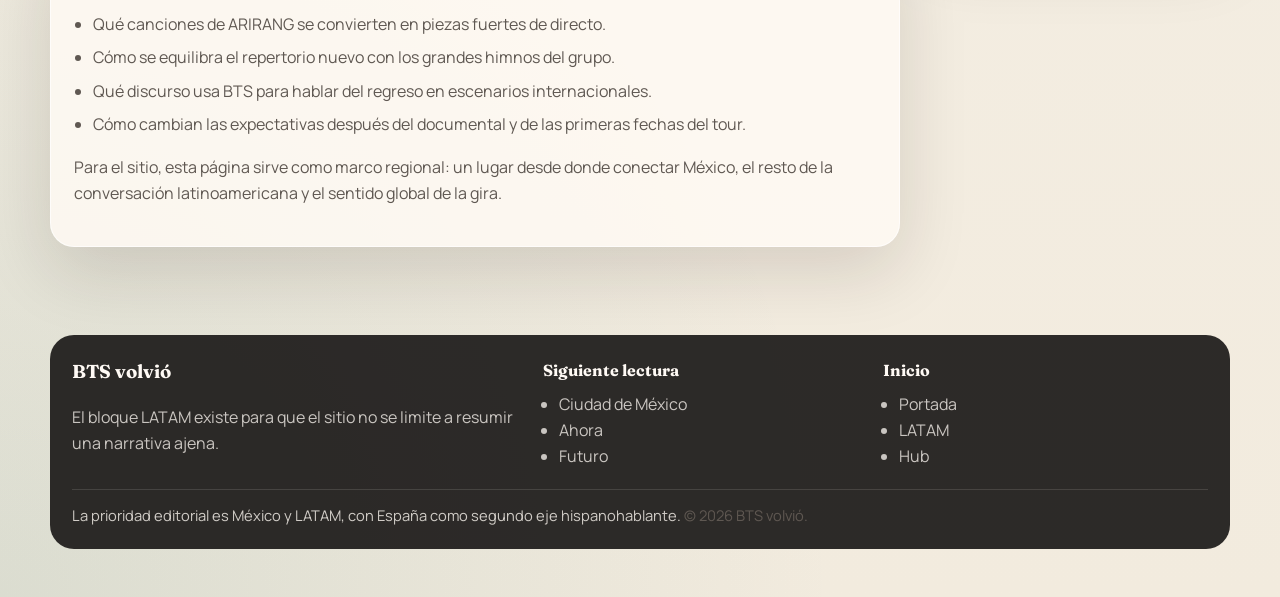
<file: pages/tour-bts-america-latina-2026-2027.html>
<!DOCTYPE html>
<html lang="es">
  <head>
    <meta charset="utf-8" />
    <meta name="viewport" content="width=device-width, initial-scale=1" />
    <title>Qué esperar del tour 2026-2027 de BTS en América Latina</title>
    <meta
      name="description"
      content="Una lectura en español del tour 2026-2027 de BTS en América Latina: fechas visibles, demanda y qué observar desde la región."
    />
    <meta name="author" content="BTS volvió" />
    <meta name="robots" content="index,follow,max-image-preview:large" />
    <meta name="theme-color" content="#cc4b3c" />
    <link rel="canonical" href="https://bts-volvio.example/pages/tour-bts-america-latina-2026-2027.html" />
    <meta property="og:type" content="article" />
    <meta property="og:site_name" content="BTS volvió" />
    <meta property="og:locale" content="es_MX" />
    <meta property="og:title" content="Qué esperar del tour 2026-2027 de BTS en América Latina" />
    <meta
      property="og:description"
      content="Cómo leer la gira de BTS en clave latinoamericana y por qué importa más allá de las fechas."
    />
    <meta property="og:url" content="https://bts-volvio.example/pages/tour-bts-america-latina-2026-2027.html" />
    <meta property="og:image" content="https://bts-volvio.example/assets/og/bts-volvio-cover.svg" />
    <meta property="og:image:alt" content="BTS volvió, hub editorial en español sobre el regreso de BTS." />
    <meta property="og:image:width" content="1200" />
    <meta property="og:image:height" content="630" />
    <meta property="article:published_time" content="2026-03-22" />
    <meta property="article:modified_time" content="2026-03-22" />
    <meta name="twitter:card" content="summary_large_image" />
    <meta name="twitter:title" content="Qué esperar del tour 2026-2027 de BTS en América Latina" />
    <meta
      name="twitter:description"
      content="Cómo leer la gira de BTS en clave latinoamericana y por qué importa más allá de las fechas."
    />
    <meta name="twitter:image" content="https://bts-volvio.example/assets/og/bts-volvio-cover.svg" />
    <meta name="twitter:image:alt" content="BTS volvió, hub editorial en español sobre el regreso de BTS." />
    <link rel="icon" href="../assets/icons/favicon.svg" type="image/svg+xml" />
    <link rel="manifest" href="../site.webmanifest" />
    <link rel="preconnect" href="https://fonts.googleapis.com" />
    <link rel="preconnect" href="https://fonts.gstatic.com" crossorigin />
    <link
      href="https://fonts.googleapis.com/css2?family=Fraunces:opsz,wght@9..144,600;9..144,700&family=Manrope:wght@400;500;700;800&display=swap"
      rel="stylesheet"
    />
    <link rel="stylesheet" href="../styles/site.css" />
    <script type="application/ld+json">
      {
        "@context": "https://schema.org",
        "@type": "Article",
        "headline": "Qué esperar del tour 2026-2027 de BTS en América Latina",
        "description": "Una lectura en español del tour 2026-2027 de BTS en América Latina: fechas visibles, demanda y qué observar desde la región.",
        "inLanguage": "es",
        "datePublished": "2026-03-22",
        "dateModified": "2026-03-22",
        "image": "https://bts-volvio.example/assets/og/bts-volvio-cover.svg",
        "author": {
          "@type": "Organization",
          "name": "BTS volvió"
        },
        "publisher": {
          "@type": "Organization",
          "name": "BTS volvió",
          "logo": {
            "@type": "ImageObject",
            "url": "https://bts-volvio.example/assets/icons/favicon.svg"
          }
        },
        "mainEntityOfPage": {
          "@type": "WebPage",
          "@id": "https://bts-volvio.example/pages/tour-bts-america-latina-2026-2027.html"
        }
      }
    </script>
  </head>
  <body>
    <div class="page-shell">
      <header class="site-header" data-open="false">
        <div class="container site-header__inner">
          <div class="site-header__top">
            <a class="brand" href="../index.html" aria-label="BTS volvió, inicio">
              <span class="brand__mark">BV</span>
              <span class="brand__text">
                <span class="brand__title">BTS volvió</span>
                <span class="brand__meta">Historia, arte y guía actual</span>
              </span>
            </a>
            <button class="nav-toggle" type="button" aria-expanded="false" aria-label="Abrir navegación">
              Menú
            </button>
          </div>
          <nav class="site-nav" aria-label="Principal">
            <a href="../index.html">Inicio</a>
            <a href="../index.html#hub">Hub</a>
            <a href="../index.html#archivo">Archivo</a>
            <a href="../index.html#ahora">Ahora</a>
            <a href="../index.html#latam" aria-current="page">LATAM</a>
          </nav>
        </div>
      </header>

      <main class="article-shell">
        <section class="page-hero">
          <div class="container page-hero__wrap">
            <span class="eyebrow">Tour</span>
            <h1 class="page-title">Qué esperar del tour 2026-2027 de BTS en América Latina</h1>
            <p class="page-subtitle">
              La gira de BTS no es solo la continuación natural del comeback. Es la prueba de escala que convierte el
              regreso en un fenómeno sostenido. En América Latina, esa lectura se vuelve todavía más clara por el peso de
              la demanda y la intensidad de las comunidades de fans.
            </p>
            <div class="meta-line">
              <span>LATAM</span>
              <span>6 minutos</span>
              <span>Mirada regional</span>
              <span>Actualizado el 22 de marzo de 2026</span>
            </div>
          </div>
        </section>

        <div class="container article-layout">
          <div class="article-main">
            <section class="article-section">
              <h2>Resumen en 3 líneas</h2>
              <div class="summary-rail">
                <div class="summary-line">El tour 2026-2027 es la segunda gran fase del comeback, después del álbum y del show de regreso.</div>
                <div class="summary-line">Para América Latina, la gira importa como experiencia en vivo y como medida de conversación regional.</div>
                <div class="summary-line">México es el foco más visible, pero la lectura útil es continental.</div>
              </div>
            </section>

            <section class="article-section">
              <h2>Por qué el tour redefine el regreso</h2>
              <p>
                Un comeback puede existir durante unos días solo en el terreno del lanzamiento. Una gira cambia eso. El
                tour obliga a BTS a sostener la nueva etapa frente al público, repertorio por repertorio, ciudad por
                ciudad. Ahí es donde se ve qué canciones crecen, qué narrativa se consolida y cómo se asienta la
                percepción del nuevo ciclo.
              </p>
              <p>
                AP informó que la gira 2026-2027 tendrá más de <strong>70 fechas</strong> y pasará por Asia, Norteamérica,
                Sudamérica, Australia y Europa. Esa dimensión confirma que el regreso fue concebido para durar, no para
                agotarse en una semana de titulares.
              </p>
            </section>

            <section class="article-section">
              <h2>Cómo leer América Latina dentro del mapa general</h2>
              <p>
                Desde la región, la pregunta no es solo “qué fechas hay”, sino “qué lugar ocupa LATAM dentro del relato
                mundial del grupo”. La respuesta corta es: un lugar mucho más importante del que a veces sugieren las
                coberturas centradas en Estados Unidos o Corea.
              </p>
              <p>
                América Latina aporta volumen de conversación, tradición fan, circulación mediática en español y una
                intensidad de seguimiento que suele amplificar todo: setlists, momentos virales, lecturas emocionales y
                cobertura cultural.
              </p>
            </section>

            <section class="article-section">
              <h2>Qué observar en esta fase de la gira</h2>
              <ul>
                <li>Qué canciones de ARIRANG se convierten en piezas fuertes de directo.</li>
                <li>Cómo se equilibra el repertorio nuevo con los grandes himnos del grupo.</li>
                <li>Qué discurso usa BTS para hablar del regreso en escenarios internacionales.</li>
                <li>Cómo cambian las expectativas después del documental y de las primeras fechas del tour.</li>
              </ul>
              <p>
                Para el sitio, esta página sirve como marco regional: un lugar desde donde conectar México, el resto de
                la conversación latinoamericana y el sentido global de la gira.
              </p>
            </section>
          </div>

          <aside class="article-aside">
            <section class="aside-panel">
              <h3>Puntos clave</h3>
              <ul class="key-points">
                <li>Más de 70 fechas en la gira 2026-2027.</li>
                <li>El tour sostiene la nueva etapa del grupo.</li>
                <li>LATAM importa por conversación y no solo por logística.</li>
                <li>México es el punto de entrada regional más visible.</li>
              </ul>
            </section>

            <section class="aside-panel">
              <h3>Lee después</h3>
              <div class="link-stack">
                <a class="link-card" href="bts-ciudad-de-mexico-2026.html">
                  <strong>BTS en Ciudad de México</strong>
                  <span>El caso más visible de la región.</span>
                </a>
                <a class="link-card" href="que-ver-despues-del-comeback.html">
                  <strong>Qué ver después del comeback</strong>
                  <span>El siguiente orden útil.</span>
                </a>
                <a class="link-card" href="futuro-bts-despues-de-arirang.html">
                  <strong>El futuro después de ARIRANG</strong>
                  <span>Qué significa esta gira a largo plazo.</span>
                </a>
              </div>
            </section>

            <section class="aside-panel">
              <h3>Fuentes clave</h3>
              <ul class="source-list">
                <li><a href="https://apnews.com/article/bts-world-tour-kpop-2026-2027-01db0e428723c0febc514373969333bd">AP: tour 2026-2027</a></li>
                <li><a href="https://apnews.com/article/1907d0dd6fd6e55dff074812ede2920a">AP: empuje mexicano alrededor de BTS</a></li>
              </ul>
            </section>
          </aside>
        </div>
      </main>

      <footer class="site-footer">
        <div class="container site-footer__wrap">
          <div class="site-footer__grid">
            <div>
              <h3>BTS volvió</h3>
              <p>El bloque LATAM existe para que el sitio no se limite a resumir una narrativa ajena.</p>
            </div>
            <div>
              <h4>Siguiente lectura</h4>
              <ul>
                <li><a href="bts-ciudad-de-mexico-2026.html">Ciudad de México</a></li>
                <li><a href="donde-esta-bts-ahora.html">Ahora</a></li>
                <li><a href="futuro-bts-despues-de-arirang.html">Futuro</a></li>
              </ul>
            </div>
            <div>
              <h4>Inicio</h4>
              <ul>
                <li><a href="../index.html">Portada</a></li>
                <li><a href="../index.html#latam">LATAM</a></li>
                <li><a href="../index.html#hub">Hub</a></li>
              </ul>
            </div>
          </div>
          <div class="footer-note">
            La prioridad editorial es México y LATAM, con España como segundo eje hispanohablante.
            <span class="muted"> © <span data-current-year></span> BTS volvió.</span>
          </div>
        </div>
      </footer>
    </div>

    <script src="../scripts/site.js"></script>
  </body>
</html>
</file>
<file: styles/site.css>
:root {
  --bg: #f5efe6;
  --paper: rgba(255, 250, 244, 0.82);
  --paper-strong: rgba(255, 252, 248, 0.94);
  --ink: #1e1b1a;
  --muted: #5f5852;
  --line: rgba(38, 32, 28, 0.12);
  --accent: #cc4b3c;
  --accent-deep: #982f25;
  --gold: #d8a751;
  --teal: #0f5d55;
  --shadow: 0 24px 70px rgba(38, 23, 16, 0.14);
  --radius-xl: 32px;
  --radius-lg: 24px;
  --radius-md: 18px;
  --radius-sm: 12px;
  --max: 1180px;
}

* {
  box-sizing: border-box;
}

html {
  scroll-behavior: smooth;
}

body {
  margin: 0;
  color: var(--ink);
  font-family: "Manrope", "Segoe UI", sans-serif;
  line-height: 1.65;
  background:
    radial-gradient(circle at top left, rgba(204, 75, 60, 0.14), transparent 34%),
    radial-gradient(circle at top right, rgba(216, 167, 81, 0.14), transparent 30%),
    radial-gradient(circle at bottom left, rgba(15, 93, 85, 0.1), transparent 33%),
    linear-gradient(180deg, #f6f1e8 0%, #f2ebde 100%);
  min-height: 100vh;
}

body::before {
  content: "";
  position: fixed;
  inset: 0;
  background-image:
    linear-gradient(rgba(30, 27, 26, 0.03) 1px, transparent 1px),
    linear-gradient(90deg, rgba(30, 27, 26, 0.03) 1px, transparent 1px);
  background-size: 36px 36px;
  pointer-events: none;
  mask-image: linear-gradient(180deg, rgba(0, 0, 0, 0.45), transparent 90%);
  z-index: -1;
}

a {
  color: inherit;
  text-decoration: none;
}

p,
li {
  color: var(--muted);
}

img {
  display: block;
  max-width: 100%;
}

.page-shell {
  min-height: 100vh;
}

.container {
  width: min(var(--max), calc(100% - 2rem));
  margin: 0 auto;
}

.site-header {
  position: sticky;
  top: 0;
  z-index: 20;
  border-bottom: 1px solid rgba(255, 255, 255, 0.28);
  backdrop-filter: blur(18px);
  background: rgba(247, 240, 232, 0.74);
}

.site-header__inner {
  display: flex;
  align-items: center;
  justify-content: space-between;
  gap: 1.5rem;
  min-height: 78px;
}

.brand {
  display: inline-flex;
  align-items: center;
  gap: 0.9rem;
}

.brand__mark {
  width: 44px;
  height: 44px;
  border-radius: 14px;
  display: grid;
  place-items: center;
  color: #fff6ed;
  font-weight: 800;
  letter-spacing: 0.08em;
  background:
    linear-gradient(135deg, var(--accent) 0%, #ee7a56 48%, var(--gold) 100%);
  box-shadow: 0 14px 30px rgba(204, 75, 60, 0.25);
}

.brand__text {
  display: grid;
  gap: 0.06rem;
}

.brand__title {
  font-family: "Fraunces", "Times New Roman", serif;
  font-size: 1.1rem;
  font-weight: 700;
  line-height: 1.05;
}

.brand__meta {
  font-size: 0.76rem;
  text-transform: uppercase;
  letter-spacing: 0.12em;
  color: rgba(95, 88, 82, 0.82);
}

.site-nav {
  display: flex;
  align-items: center;
  gap: 0.45rem;
  flex-wrap: wrap;
}

.site-nav a {
  padding: 0.65rem 0.9rem;
  border-radius: 999px;
  font-size: 0.93rem;
  color: rgba(30, 27, 26, 0.84);
}

.site-nav a:hover,
.site-nav a[aria-current="page"] {
  background: rgba(30, 27, 26, 0.07);
}

.nav-toggle {
  display: none;
  border: 0;
  background: rgba(30, 27, 26, 0.08);
  color: var(--ink);
  border-radius: 999px;
  padding: 0.75rem 0.95rem;
  font: inherit;
}

.hero {
  padding: 5rem 0 2.5rem;
}

.hero__grid {
  display: grid;
  grid-template-columns: minmax(0, 1.2fr) minmax(320px, 0.8fr);
  gap: 1.5rem;
  align-items: stretch;
}

.eyebrow {
  display: inline-flex;
  align-items: center;
  gap: 0.55rem;
  padding: 0.5rem 0.8rem;
  border-radius: 999px;
  background: rgba(255, 255, 255, 0.62);
  border: 1px solid rgba(255, 255, 255, 0.55);
  font-size: 0.78rem;
  text-transform: uppercase;
  letter-spacing: 0.12em;
  color: var(--accent-deep);
}

.eyebrow::before {
  content: "";
  width: 0.55rem;
  height: 0.55rem;
  border-radius: 999px;
  background: linear-gradient(135deg, var(--accent), var(--gold));
}

.hero__headline,
.page-title {
  margin: 1rem 0 0.7rem;
  font-family: "Fraunces", "Times New Roman", serif;
  font-size: clamp(2.7rem, 5vw, 5.1rem);
  line-height: 0.98;
  letter-spacing: -0.03em;
}

.hero__lede,
.page-subtitle {
  margin: 0;
  max-width: 62ch;
  font-size: 1.14rem;
  color: var(--ink);
}

.hero__copy {
  background: rgba(255, 250, 246, 0.72);
  border: 1px solid rgba(255, 255, 255, 0.6);
  border-radius: var(--radius-xl);
  padding: 2rem;
  box-shadow: var(--shadow);
  position: relative;
  overflow: hidden;
}

.hero__copy::after {
  content: "";
  position: absolute;
  width: 220px;
  height: 220px;
  right: -64px;
  top: -80px;
  border-radius: 999px;
  background: radial-gradient(circle, rgba(216, 167, 81, 0.28), transparent 70%);
  pointer-events: none;
}

.hero__actions,
.cta-row {
  display: flex;
  gap: 0.75rem;
  flex-wrap: wrap;
  margin-top: 1.6rem;
}

.btn,
.chip-link {
  display: inline-flex;
  align-items: center;
  gap: 0.6rem;
  padding: 0.9rem 1.15rem;
  border-radius: 999px;
  font-weight: 700;
  line-height: 1;
  transition: transform 0.18s ease, background 0.18s ease;
}

.btn:hover,
.chip-link:hover {
  transform: translateY(-1px);
}

.btn--primary {
  color: #fffaf6;
  background: linear-gradient(135deg, var(--accent-deep), var(--accent));
}

.btn--ghost,
.chip-link {
  background: rgba(30, 27, 26, 0.07);
}

.glass-panel,
.card,
.article-card,
.route-card,
.timeline-card,
.info-card {
  background: var(--paper);
  border: 1px solid rgba(255, 255, 255, 0.65);
  border-radius: var(--radius-lg);
  box-shadow: var(--shadow);
}

.hero__panel {
  padding: 1.4rem;
  display: grid;
  gap: 1rem;
}

.hero__panel h2,
.section-title,
.article-card h3,
.route-card h3,
.timeline-card h3,
.info-card h3,
.article-section h2,
.article-section h3 {
  font-family: "Fraunces", "Times New Roman", serif;
  letter-spacing: -0.02em;
  color: var(--ink);
}

.panel-list,
.timeline-list,
.bullet-list,
.key-points,
.source-list {
  display: grid;
  gap: 0.75rem;
  padding: 0;
  margin: 0;
  list-style: none;
}

.panel-list li,
.timeline-list li,
.key-points li,
.source-list li {
  padding-left: 1rem;
  position: relative;
}

.panel-list li::before,
.timeline-list li::before,
.key-points li::before,
.source-list li::before {
  content: "";
  position: absolute;
  left: 0;
  top: 0.65rem;
  width: 0.45rem;
  height: 0.45rem;
  border-radius: 999px;
  background: linear-gradient(135deg, var(--accent), var(--gold));
}

.section {
  padding: 1.1rem 0 2.5rem;
}

.section-heading {
  display: flex;
  align-items: end;
  justify-content: space-between;
  gap: 1rem;
  margin-bottom: 1.2rem;
}

.section-heading p {
  max-width: 62ch;
  margin: 0.3rem 0 0;
}

.kicker {
  margin: 0 0 0.45rem;
  text-transform: uppercase;
  letter-spacing: 0.16em;
  font-size: 0.78rem;
  color: var(--accent-deep);
}

.section-title {
  margin: 0;
  font-size: clamp(1.7rem, 2vw, 2.45rem);
}

.grid,
.card-grid,
.article-grid,
.route-grid,
.timeline-grid,
.mini-grid {
  display: grid;
  gap: 1rem;
}

.card-grid--three,
.article-grid,
.route-grid,
.timeline-grid,
.mini-grid--three {
  grid-template-columns: repeat(3, minmax(0, 1fr));
}

.card-grid--two {
  grid-template-columns: repeat(2, minmax(0, 1fr));
}

.article-card,
.route-card,
.timeline-card,
.info-card {
  padding: 1.35rem;
  display: grid;
  gap: 0.8rem;
  min-height: 100%;
}

.card-tag {
  width: fit-content;
  padding: 0.38rem 0.62rem;
  border-radius: 999px;
  background: rgba(204, 75, 60, 0.12);
  color: var(--accent-deep);
  font-size: 0.77rem;
  font-weight: 800;
  text-transform: uppercase;
  letter-spacing: 0.1em;
}

.article-card h3,
.route-card h3,
.timeline-card h3,
.info-card h3 {
  margin: 0;
  font-size: 1.4rem;
  line-height: 1.06;
}

.meta-line {
  display: flex;
  gap: 0.75rem;
  flex-wrap: wrap;
  font-size: 0.84rem;
  color: rgba(95, 88, 82, 0.9);
}

.article-card p,
.route-card p,
.timeline-card p,
.info-card p {
  margin: 0;
}

.article-link {
  margin-top: auto;
  font-weight: 800;
  color: var(--teal);
}

.summary-rail {
  display: grid;
  gap: 0.7rem;
  margin-top: 1.2rem;
}

.summary-line {
  padding: 0.95rem 1rem;
  border-radius: var(--radius-md);
  background: rgba(255, 255, 255, 0.56);
  border: 1px solid rgba(255, 255, 255, 0.7);
  color: var(--ink);
  font-weight: 700;
}

.route-card {
  position: relative;
  overflow: hidden;
}

.route-card::after {
  content: "";
  position: absolute;
  inset: auto -34px -40px auto;
  width: 140px;
  height: 140px;
  border-radius: 999px;
  background: radial-gradient(circle, rgba(15, 93, 85, 0.12), transparent 72%);
}

.timeline-card strong,
.info-card strong {
  color: var(--ink);
}

.page-hero {
  padding: 3.4rem 0 1.3rem;
}

.page-hero__wrap {
  display: grid;
  gap: 1.2rem;
  padding: 2rem;
  background: rgba(255, 251, 247, 0.76);
  border: 1px solid rgba(255, 255, 255, 0.6);
  border-radius: var(--radius-xl);
  box-shadow: var(--shadow);
}

.page-title {
  font-size: clamp(2.1rem, 4vw, 4rem);
  margin: 0;
}

.page-subtitle {
  max-width: 70ch;
}

.article-shell {
  padding-bottom: 3.5rem;
}

.article-layout {
  display: grid;
  grid-template-columns: minmax(0, 2.2fr) minmax(260px, 0.8fr);
  gap: 1.3rem;
  align-items: start;
}

.article-main,
.article-aside {
  display: grid;
  gap: 1rem;
}

.article-section,
.aside-panel {
  padding: 1.45rem;
  background: var(--paper);
  border: 1px solid rgba(255, 255, 255, 0.65);
  border-radius: var(--radius-lg);
  box-shadow: var(--shadow);
}

.article-section h2,
.article-section h3 {
  margin: 0 0 0.75rem;
  font-size: clamp(1.35rem, 2vw, 2rem);
}

.article-section p + p {
  margin-top: 0.95rem;
}

.article-section ul,
.article-section ol {
  margin: 0;
  padding-left: 1.2rem;
}

.article-section li + li {
  margin-top: 0.45rem;
}

.aside-panel h3 {
  margin: 0 0 0.75rem;
  font-size: 1.2rem;
}

.link-stack {
  display: grid;
  gap: 0.7rem;
}

.link-card {
  display: grid;
  gap: 0.25rem;
  padding: 0.95rem 1rem;
  border-radius: var(--radius-md);
  background: rgba(255, 255, 255, 0.58);
  border: 1px solid rgba(255, 255, 255, 0.7);
}

.link-card strong {
  color: var(--ink);
}

.link-card span {
  color: var(--muted);
  font-size: 0.92rem;
}

.site-footer {
  padding: 2rem 0 3rem;
}

.site-footer__wrap {
  display: grid;
  gap: 1rem;
  padding: 1.4rem;
  border-radius: var(--radius-lg);
  background: rgba(30, 27, 26, 0.93);
  color: rgba(255, 250, 244, 0.78);
}

.site-footer__grid {
  display: grid;
  grid-template-columns: minmax(0, 1.4fr) repeat(2, minmax(0, 1fr));
  gap: 1rem;
}

.site-footer h3,
.site-footer h4 {
  margin: 0 0 0.45rem;
  color: #fffaf5;
  font-family: "Fraunces", "Times New Roman", serif;
}

.site-footer p,
.site-footer li,
.site-footer a {
  color: rgba(255, 250, 244, 0.75);
}

.site-footer ul {
  margin: 0;
  padding-left: 1rem;
}

.footer-note {
  padding-top: 0.8rem;
  border-top: 1px solid rgba(255, 250, 244, 0.12);
  font-size: 0.92rem;
}

.muted {
  color: var(--muted);
}

@media (max-width: 980px) {
  .hero__grid,
  .article-layout,
  .card-grid--three,
  .article-grid,
  .route-grid,
  .timeline-grid,
  .mini-grid--three,
  .site-footer__grid {
    grid-template-columns: 1fr;
  }

  .card-grid--two {
    grid-template-columns: 1fr;
  }
}

@media (max-width: 760px) {
  .nav-toggle {
    display: inline-flex;
  }

  .site-header__inner {
    align-items: start;
    padding: 0.8rem 0;
    flex-direction: column;
  }

  .site-header__top {
    width: 100%;
    display: flex;
    align-items: center;
    justify-content: space-between;
    gap: 1rem;
  }

  .site-nav {
    width: 100%;
    display: none;
    padding-bottom: 0.4rem;
  }

  .site-header[data-open="true"] .site-nav {
    display: flex;
  }

  .site-nav a {
    flex: 1 1 calc(50% - 0.45rem);
    text-align: center;
  }

  .hero {
    padding-top: 3.4rem;
  }

  .hero__copy,
  .hero__panel,
  .page-hero__wrap,
  .article-section,
  .aside-panel,
  .article-card,
  .route-card,
  .timeline-card,
  .info-card,
  .site-footer__wrap {
    border-radius: 22px;
  }

  .hero__headline,
  .page-title {
    font-size: clamp(2.2rem, 12vw, 3.4rem);
  }
}
</file>
